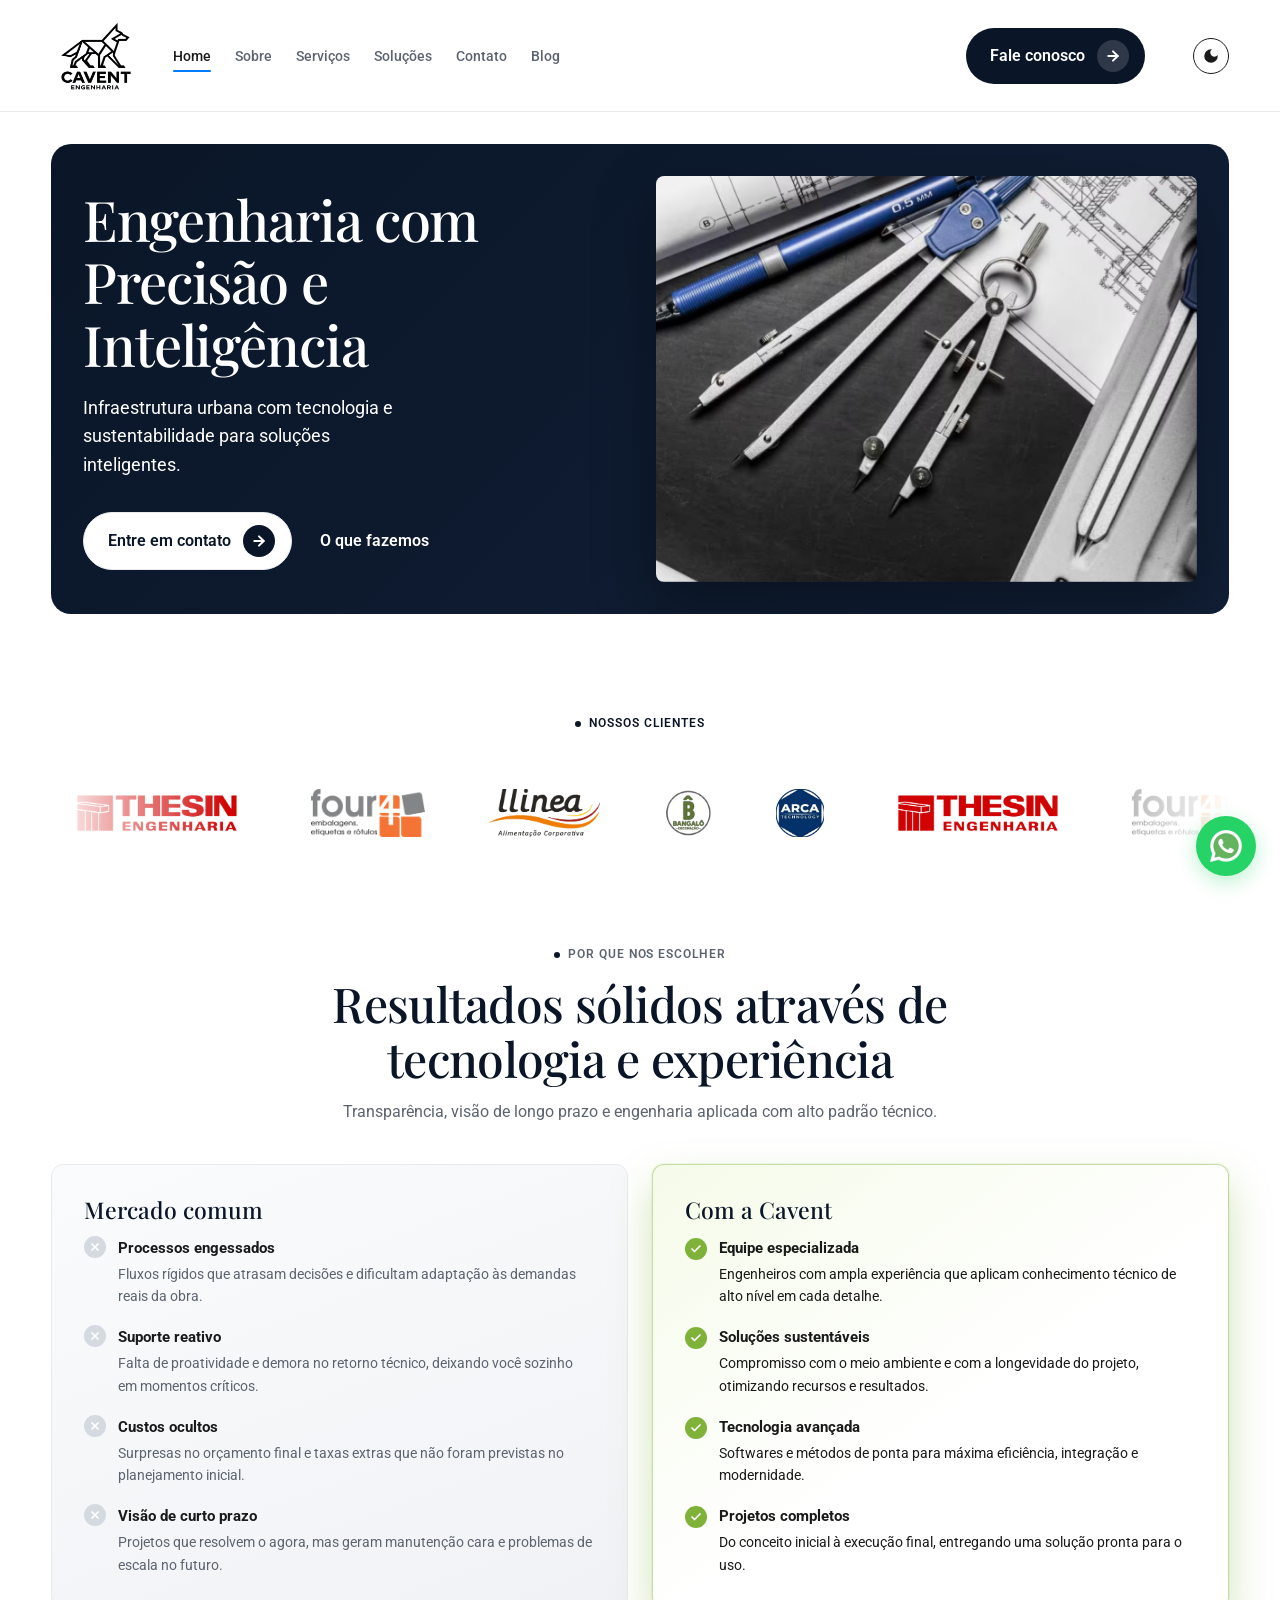
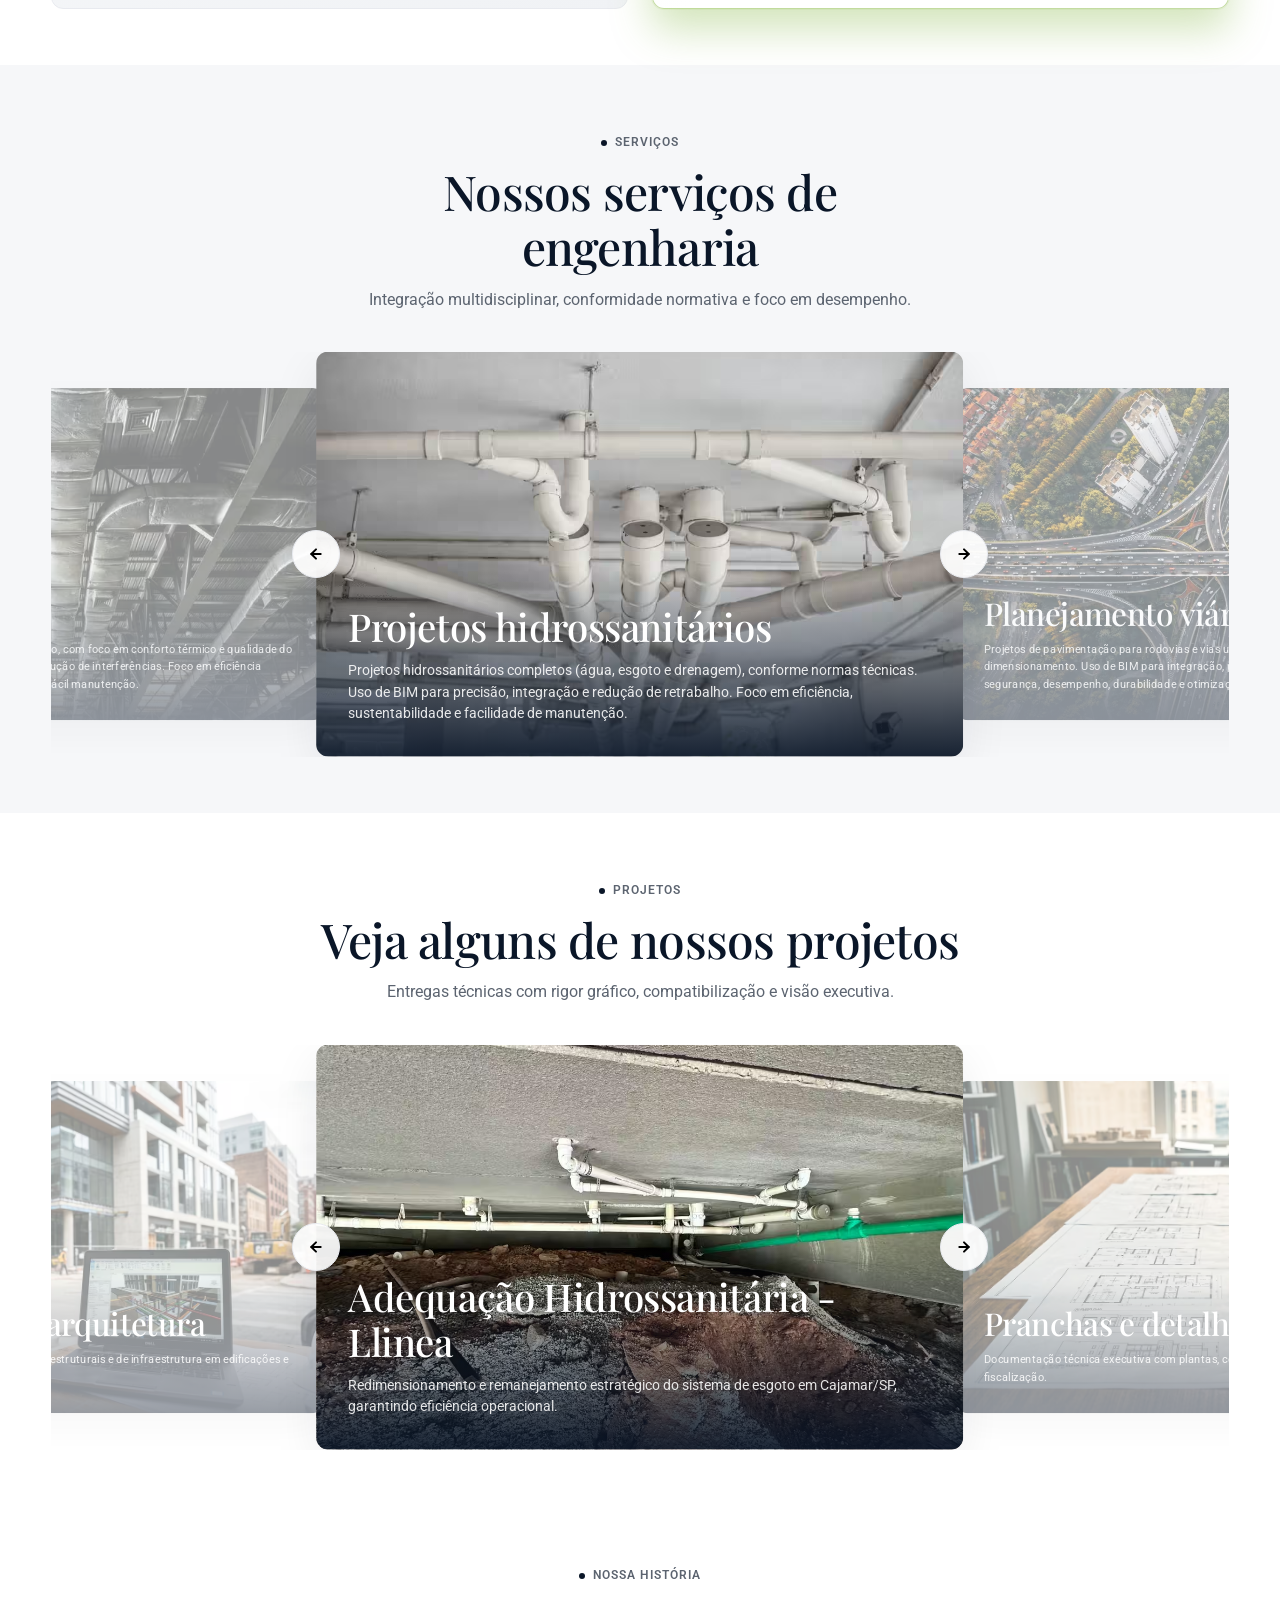
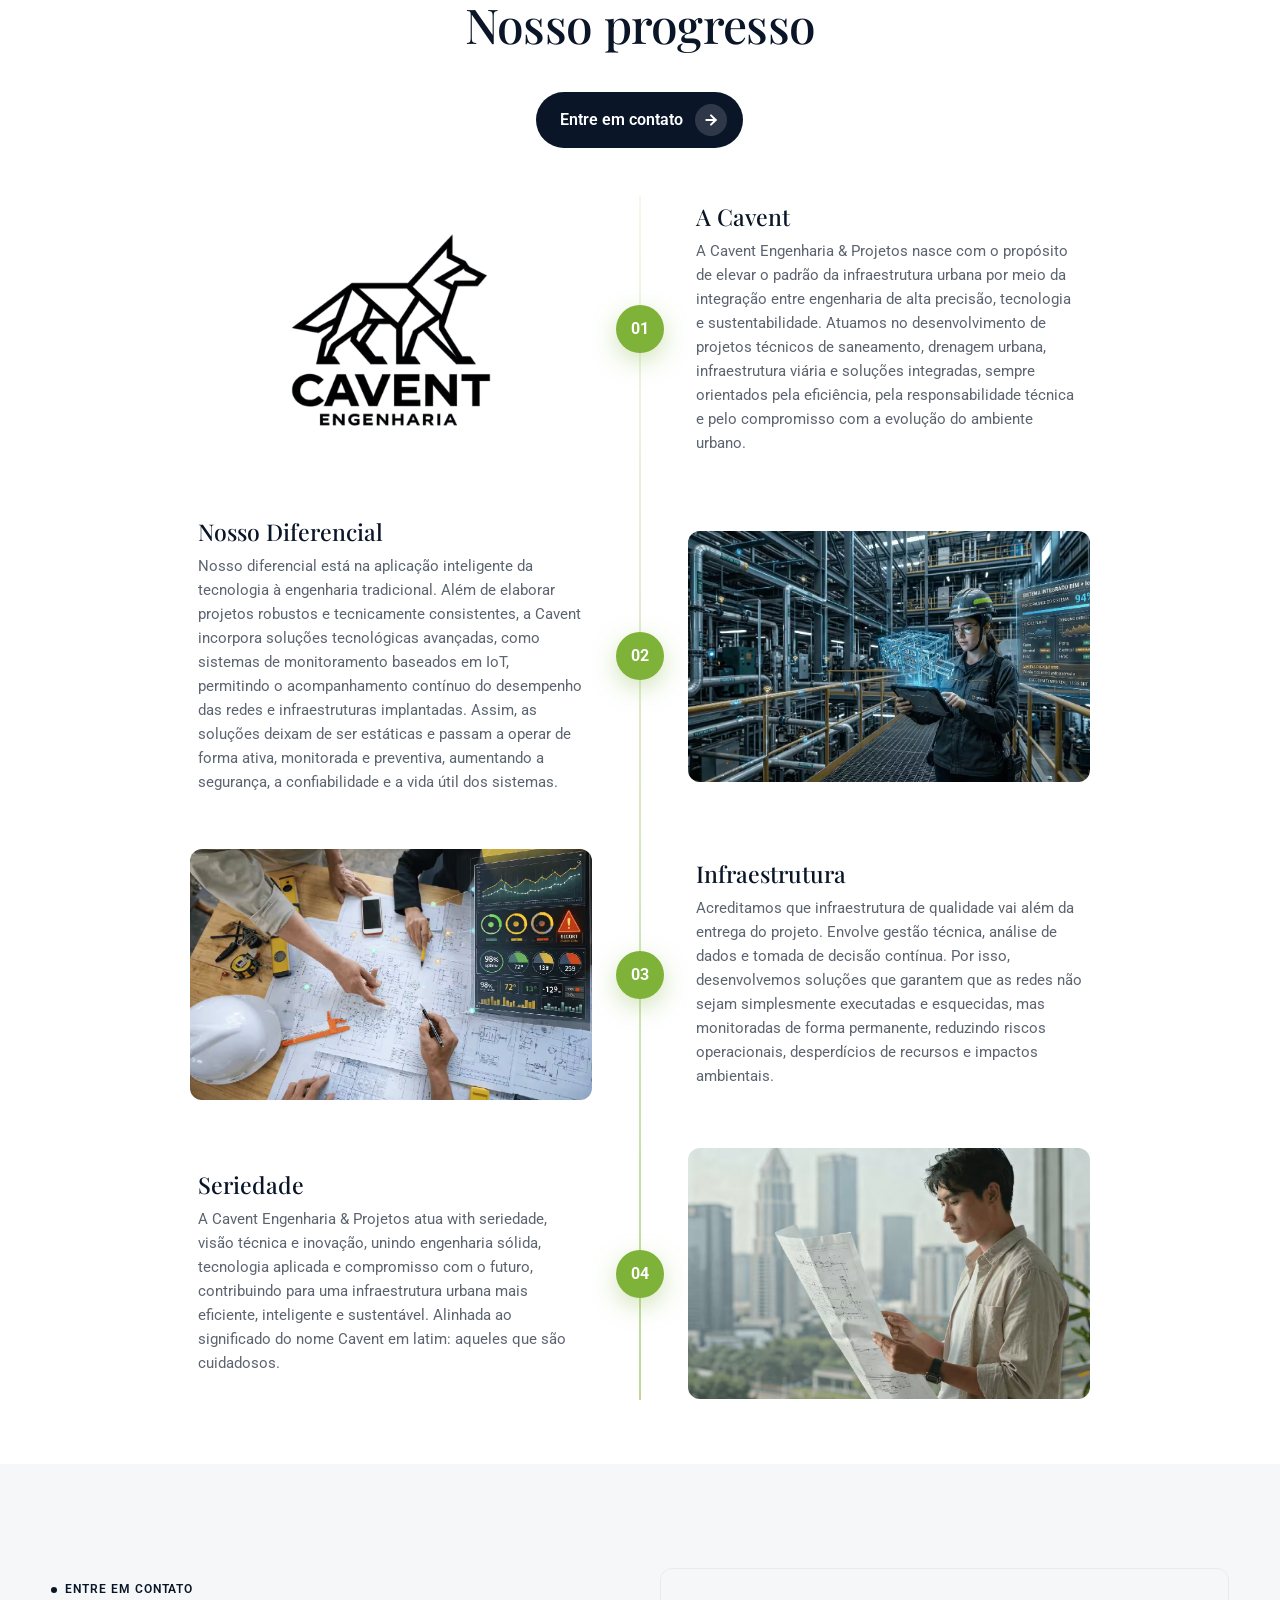
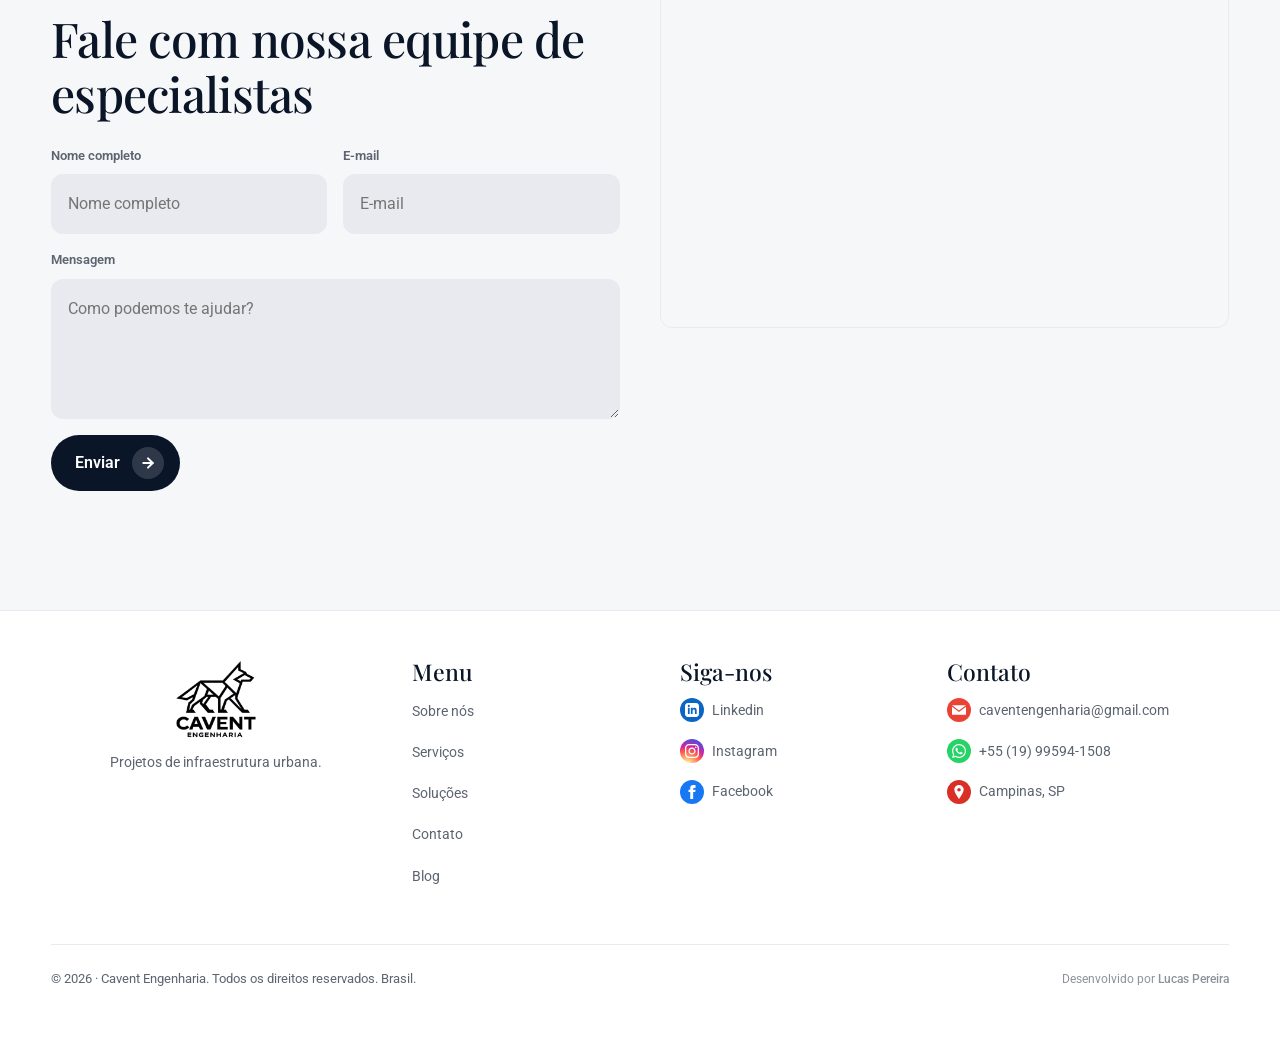
<file: index.html>
<!DOCTYPE html>
<html lang="pt-BR">

<head>
  <meta charset="UTF-8">
  <meta name="viewport" content="width=device-width, initial-scale=1.0">
  <meta name="description" content="Cavent Engenharia — projetos de infraestrutura urbana com precisão, tecnologia BIM e sustentabilidade. Hidrossanitário, viário, drenagem, elétrico e HVAC em Campinas/SP.">
  <meta name="keywords" content="engenharia civil, projetos hidrossanitários, drenagem urbana, infraestrutura viária, BIM, Campinas, São Paulo, projeto elétrico, HVAC, sustentabilidade">
  <meta name="author" content="Cavent Engenharia & Projetos">
  <meta name="robots" content="index, follow">
  <link rel="canonical" href="https://caventengenharia.com.br/index.html">
  <meta property="og:type" content="website">
  <meta property="og:title" content="Cavent Engenharia | Engenharia com Precisão e Inteligência">
  <meta property="og:description" content="Projetos de infraestrutura urbana com tecnologia BIM e sustentabilidade. Hidrossanitário, viário, drenagem, elétrico e HVAC.">
  <meta property="og:image" content="https://caventengenharia.com.br/assets/brand-og.avif">
  <meta property="og:url" content="https://caventengenharia.com.br/">
  <meta property="og:site_name" content="Cavent Engenharia">
  <meta property="og:locale" content="pt_BR">
  <link rel="icon" href="assets/brand-favicon.png" type="image/png" sizes="any">
  <link rel="apple-touch-icon" href="assets/brand-favicon.png">
  <title>Cavent Engenharia | Engenharia com Precisão e Inteligência</title>
  <link rel="preload" as="image" href="assets/hero-main.avif" fetchpriority="high">
  <link rel="preconnect" href="https://fonts.googleapis.com">
  <link rel="preconnect" href="https://fonts.gstatic.com" crossorigin>
  <link
    href="https://fonts.googleapis.com/css2?family=Playfair+Display:wght@500;600&family=Roboto:wght@400;500;700&display=swap"
    rel="stylesheet">
  <link rel="stylesheet" href="css/styles.css">
  <link rel="stylesheet" href="css/animations.css">
  <script>
    if (localStorage.getItem("theme") === "dark" || (!("theme" in localStorage) && window.matchMedia("(prefers-color-scheme: dark)").matches)) {
      document.documentElement.setAttribute("data-theme", "dark");
    }
  </script>
</head>

<body>
  <header class="site-header">
    <div class="container site-header__inner">
      <a class="brand" href="index.html" aria-label="Cavent Engenharia — início">
        <img class="brand__mark" src="assets/brand-logo-vertical.avif" width="40" height="40" alt="Logo Cavent Engenharia" decoding="async">
        <span class="brand__text">
          <span class="brand__name">CAVENT</span>
          <span class="brand__tag">ENGENHARIA</span>
        </span>
      </a>
      <button class="nav-toggle" type="button" data-nav-toggle aria-expanded="false" aria-controls="site-nav"
        aria-label="Abrir menu">
        <span></span>
      </button>
      <nav class="nav" id="site-nav" data-nav>
        <ul class="nav__links">
          <li><a href="index.html" class="is-active">Home</a></li>
          <li><a href="sobre.html">Sobre</a></li>
          <li><a href="servicos.html">Serviços</a></li>
          <li><a href="solucoes.html">Soluções</a></li>
          <li><a href="contato.html">Contato</a></li>
          <li><a href="blog.html">Blog</a></li>
        </ul>
        <a class="btn btn--dark" href="contato.html">
          Fale conosco
          <span class="btn__icon" aria-hidden="true"><svg viewBox="0 0 24 24" fill="none" stroke="currentColor" stroke-width="3" stroke-linecap="round" stroke-linejoin="round"><line x1="5" y1="12" x2="19" y2="12"></line><polyline points="12 5 19 12 12 19"></polyline></svg></span>
        </a>
        <button type="button" class="theme-toggle" aria-label="Alternar tema" data-theme-toggle>
          <svg class="icon-sun" viewBox="0 0 24 24">
            <path
              d="M12 18a6 6 0 1 1 0-12 6 6 0 0 1 0 12zM11 1h2v3h-2V1zm0 19h2v3h-2v-3zM3.515 4.929l1.414-1.414L7.05 5.636 5.636 7.05 3.515 4.93zM16.95 18.364l1.414-1.414 2.121 2.121-1.414 1.414-2.121-2.121zm2.121-14.85l1.414 1.415-2.121 2.121-1.414-1.414 2.121-2.121zM5.636 16.95l1.414 1.414-2.121 2.121-1.414-1.414 2.121-2.121zM23 11v2h-3v-2h3zM4 11v2H1v-2h3z" />
          </svg>
          <svg class="icon-moon" viewBox="0 0 24 24">
            <path
              d="M12 3a9 9 0 1 0 9 9c0-.46-.04-.92-.1-1.36a5.389 5.389 0 0 1-4.4 2.26 5.403 5.403 0 0 1-3.14-9.8c-.44-.06-.9-.1-1.36-.1z" />
          </svg>
        </button>
      </nav>
    </div>
  </header>

  <main>
    <section class="hero" data-hero>
      <div class="container">
        <div class="hero__card">
          <div>
            <h1 class="hero__title">Engenharia com Precisão e Inteligência</h1>
            <p class="text-lg hero__lead">Infraestrutura urbana com tecnologia e sustentabilidade para soluções inteligentes.</p>
            <div class="hero__actions">
              <a class="btn btn--light" href="contato.html">
                Entre em contato
                <span class="btn__icon" aria-hidden="true"><svg viewBox="0 0 24 24" fill="none" stroke="currentColor" stroke-width="3" stroke-linecap="round" stroke-linejoin="round"><line x1="5" y1="12" x2="19" y2="12"></line><polyline points="12 5 19 12 12 19"></polyline></svg></span>
              </a>
              <a class="btn btn--ghost" href="#servicos">O que fazemos</a>
            </div>
          </div>
          <div class="hero__media">
            <img src="assets/hero-main.avif" width="1600" height="1067" fetchpriority="high"
              alt="Pranchas técnicas, compassos e instrumentos de projeto sobre mesa">
          </div>
        </div>
      </div>
    </section>

    <section class="clients" aria-labelledby="clientes-titulo">
      <div class="container">
        <div class="clients__head" data-reveal>
          <p id="clientes-titulo" class="section-label">Nossos clientes</p>
        </div>
        <div class="clients__marquee" data-reveal>
          <div class="marquee-content">
            <img class="client-logo" src="assets/client-thesin.avif" alt="Thesin Engenharia" loading="lazy">
            <img class="client-logo" src="assets/client-four4.avif" alt="four4" loading="lazy">
            <img class="client-logo" src="assets/client-llinea.avif" alt="llinea" loading="lazy">
            <img class="client-logo" src="assets/client-bangalo.avif" alt="BANGALÔ" loading="lazy">
            <img class="client-logo" src="assets/client-arca.avif" alt="ARCA" loading="lazy">
            <img class="client-logo" src="assets/client-thesin.avif" alt="Thesin Engenharia" loading="lazy">
            <img class="client-logo" src="assets/client-four4.avif" alt="four4" loading="lazy">
            <img class="client-logo" src="assets/client-llinea.avif" alt="llinea" loading="lazy">
            <img class="client-logo" src="assets/client-bangalo.avif" alt="BANGALÔ" loading="lazy">
            <img class="client-logo" src="assets/client-arca.avif" alt="ARCA" loading="lazy">
          </div>
        </div>
      </div>
    </section>

    <section class="compare" aria-labelledby="compare-titulo">
      <div class="container">
        <header class="compare__intro" data-reveal>
          <p class="section-label">Por que nos escolher</p>
          <h2 id="compare-titulo">Resultados sólidos através de tecnologia e
            experiência</h2>
          <p>Transparência, visão de longo prazo e engenharia aplicada com alto padrão técnico.</p>
        </header>
        <div class="compare__grid">
          <div class="card-compare card-compare--muted" data-reveal data-reveal-delay="40">
            <h4>Mercado comum</h4>
            <ul class="compare-list">
              <li>
                <span class="icon-x" aria-hidden="true"></span>
                <div>
                  <strong>Processos engessados</strong>
                  <p>Fluxos rígidos que atrasam decisões e dificultam adaptação às demandas reais da obra.</p>
                </div>
              </li>
              <li>
                <span class="icon-x" aria-hidden="true"></span>
                <div>
                  <strong>Suporte reativo</strong>
                  <p>Falta de proatividade e demora no retorno técnico, deixando você sozinho em momentos críticos.</p>
                </div>
              </li>
              <li>
                <span class="icon-x" aria-hidden="true"></span>
                <div>
                  <strong>Custos ocultos</strong>
                  <p>Surpresas no orçamento final e taxas extras que não foram previstas no planejamento inicial.</p>
                </div>
              </li>
              <li>
                <span class="icon-x" aria-hidden="true"></span>
                <div>
                  <strong>Visão de curto prazo</strong>
                  <p>Projetos que resolvem o agora, mas geram manutenção cara e problemas de escala no futuro.</p>
                </div>
              </li>
            </ul>
          </div>
          <div class="card-compare card-compare--accent" data-reveal data-reveal-delay="120">
            <h4>Com a Cavent</h4>
            <ul class="compare-list">
              <li>
                <span class="icon-check icon-check--green" aria-hidden="true"></span>
                <div>
                  <strong>Equipe especializada</strong>
                  <p>Engenheiros com ampla experiência que aplicam conhecimento técnico de alto nível em cada detalhe.
                  </p>
                </div>
              </li>
              <li>
                <span class="icon-check icon-check--green" aria-hidden="true"></span>
                <div>
                  <strong>Soluções sustentáveis</strong>
                  <p>Compromisso com o meio ambiente e com a longevidade do projeto, otimizando recursos e resultados.
                  </p>
                </div>
              </li>
              <li>
                <span class="icon-check icon-check--green" aria-hidden="true"></span>
                <div>
                  <strong>Tecnologia avançada</strong>
                  <p>Softwares e métodos de ponta para máxima eficiência, integração e modernidade.</p>
                </div>
              </li>
              <li>
                <span class="icon-check icon-check--green" aria-hidden="true"></span>
                <div>
                  <strong>Projetos completos</strong>
                  <p>Do conceito inicial à execução final, entregando uma solução pronta para o uso.</p>
                </div>
              </li>
            </ul>
          </div>
        </div>
      </div>
    </section>

    <section class="section-surface" id="servicos" aria-labelledby="servicos-titulo">
      <div class="container">
        <header class="section-intro" data-reveal>
          <p class="section-label">Serviços</p>
          <h2 id="servicos-titulo" class=" heading-lg">Nossos serviços de engenharia</h2>
          <p>Integração multidisciplinar, conformidade normativa e foco em desempenho.</p>
        </header>
        <div class="carousel" data-carousel data-reveal data-reveal-delay="80">
          <button class="carousel__btn carousel__btn--prev" type="button" data-carousel-prev
            aria-label="Slide anterior">
            <svg viewBox="0 0 24 24" fill="none" stroke="currentColor" stroke-linecap="round" stroke-linejoin="round"><line x1="19" y1="12" x2="5" y2="12"></line><polyline points="12 19 5 12 12 5"></polyline></svg>
          </button>
          <div class="carousel__viewport">
            <div class="carousel__track" data-carousel-track>
              <div class="carousel__slide" data-carousel-slide>
                <article class="carousel-card">
                  <img src="assets/service-hidrossanitario.avif" width="1024" height="683"
                    alt="Instalações hidrossanitárias em forro técnico" loading="lazy">
                  <div class="carousel-card__body">
                    <h3>Projetos hidrossanitários</h3>
                    <p>Projetos hidrossanitários completos (água, esgoto e drenagem), conforme normas técnicas. Uso de
                      BIM para precisão, integração e redução de retrabalho. Foco em eficiência, sustentabilidade e
                      facilidade de manutenção.</p>
                  </div>
                </article>
              </div>
              <div class="carousel__slide" data-carousel-slide>
                <article class="carousel-card">
                  <img src="assets/service-viario.avif" width="1024" height="683" alt="Vista aérea de interseção viária" loading="lazy">
                  <div class="carousel-card__body">
                    <h3>Planejamento viário</h3>
                    <p>Projetos de pavimentação para rodovias e vias urbanas, com estudos geométricos e dimensionamento.
                      Uso de BIM para integração, precisão e redução de interferências. Foco em segurança, desempenho,
                      durabilidade e otimização de custos.</p>
                  </div>
                </article>
              </div>
              <div class="carousel__slide" data-carousel-slide>
                <article class="carousel-card">
                  <img src="assets/service-drenagem.avif" width="1024" height="683" alt="Infraestrutura de drenagem urbana" loading="lazy">
                  <div class="carousel-card__body">
                    <h3>Drenagem urbana</h3>
                    <p>Redes urbanas (água, esgoto e drenagem) com dimensionamento normativo e tecnologia BIM. Foco em eficiência e precisão para soluções sustentáveis.</p>
                  </div>
                </article>
              </div>
              <div class="carousel__slide" data-carousel-slide>
                <article class="carousel-card">
                  <img src="assets/service-eletrico.avif" width="1024" height="702" alt="Detalhe de projeto elétrico" loading="lazy">
                  <div class="carousel-card__body">
                    <h3>Projeto elétrico</h3>
                    <p>Projetos de instalações elétricas de baixa tensão, incluindo iluminação, circuitos e proteção.
                      Uso de BIM para integração, precisão e redução de retrabalho. Foco em segurança, eficiência
                      energética, confiabilidade e otimização de custos.</p>
                  </div>
                </article>
              </div>
              <div class="carousel__slide" data-carousel-slide>
                <article class="carousel-card">
                  <img src="assets/service-hvac.avif" width="800" height="450" alt="Sistema de climatização em edificação" loading="lazy">
                  <div class="carousel-card__body">
                    <h3>Projeto de HVAC</h3>
                    <p>Projetos de climatização, ventilação e exaustão, com foco em conforto térmico e qualidade do ar.
                      Uso de BIM para integração, precisão e redução de interferências. Foco em eficiência energética,
                      sustentabilidade, confiabilidade e fácil manutenção.</p>
                  </div>
                </article>
              </div>
            </div>
          </div>
          <button class="carousel__btn carousel__btn--next" type="button" data-carousel-next aria-label="Próximo slide">
            <svg viewBox="0 0 24 24" fill="none" stroke="currentColor" stroke-linecap="round" stroke-linejoin="round"><line x1="5" y1="12" x2="19" y2="12"></line><polyline points="12 5 19 12 12 19"></polyline></svg>
          </button>
        </div>
      </div>
    </section>

    <section class="section-white" id="projetos" aria-labelledby="projetos-titulo">
      <div class="container">
        <header class="section-intro" data-reveal>
          <p class="section-label">Projetos</p>
          <h2 id="projetos-titulo" class=" heading-lg">Veja alguns de nossos projetos</h2>
          <p>Entregas técnicas com rigor gráfico, compatibilização e visão executiva.</p>
        </header>
        <div class="carousel" data-carousel data-reveal data-reveal-delay="80">
          <button class="carousel__btn carousel__btn--prev" type="button" data-carousel-prev
            aria-label="Slide anterior">            <svg viewBox="0 0 24 24" fill="none" stroke="currentColor" stroke-linecap="round" stroke-linejoin="round"><line x1="19" y1="12" x2="5" y2="12"></line><polyline points="12 19 5 12 12 5"></polyline></svg></button>
          <div class="carousel__viewport">
            <div class="carousel__track" data-carousel-track>
              <div class="carousel__slide" data-carousel-slide>
                <article class="carousel-card">
                  <img src="assets/proj-llinea.avif" width="1600" height="693" alt="Adequação Hidrossanitária Llinea" loading="lazy">
                  <div class="carousel-card__body">
                    <h3>Adequação Hidrossanitária - Llinea</h3>
                    <p>Redimensionamento e remanejamento estratégico do sistema de esgoto em Cajamar/SP, garantindo eficiência operacional.</p>
                  </div>
                </article>
              </div>
              <div class="carousel__slide" data-carousel-slide>
                <article class="carousel-card">
                  <img src="assets/documentacao-executiva.avif" width="1600" height="872"
                    alt="Prancha de projeto civil com plantas e cortes" loading="lazy">
                  <div class="carousel-card__body">
                    <h3>Pranchas e detalhamento</h3>
                    <p>Documentação técnica executiva com plantas, cortes e especificações para obra e fiscalização.</p>
                  </div>
                </article>
              </div>
              <div class="carousel__slide" data-carousel-slide>
                <article class="carousel-card">
                  <img src="assets/bim-e-compatibilizacao.avif" width="1536" height="1024"
                    alt="Projeto de arquitetura e infraestrutura" loading="lazy">
                  <div class="carousel-card__body">
                    <h3>Infraestrutura e arquitetura</h3>
                    <p>Projetos coordenados que integram soluções estruturais e de infraestrutura em edificações e
                      urbanização.</p>
                  </div>
                </article>
              </div>
            </div>
          </div>
          <button class="carousel__btn carousel__btn--next" type="button" data-carousel-next
            aria-label="Próximo slide">            <svg viewBox="0 0 24 24" fill="none" stroke="currentColor" stroke-linecap="round" stroke-linejoin="round"><line x1="5" y1="12" x2="19" y2="12"></line><polyline points="12 5 19 12 12 19"></polyline></svg></button>
        </div>
      </div>
    </section>



    <section class="timeline-section" id="historia">
      <div class="container">
        <header class="section-intro" data-reveal>
          <p class="section-label">Nossa história</p>
          <h2 class=" heading-lg">Nosso progresso</h2>
        </header>
        <div class="timeline-cta" data-reveal data-reveal-delay="60">
          <a class="btn btn--dark" href="contato.html">
            Entre em contato
            <span class="btn__icon" aria-hidden="true"><svg viewBox="0 0 24 24" fill="none" stroke="currentColor" stroke-width="3" stroke-linecap="round" stroke-linejoin="round"><line x1="5" y1="12" x2="19" y2="12"></line><polyline points="12 5 19 12 12 19"></polyline></svg></span>
          </a>
        </div>
        <div class="timeline">
          <div class="timeline__row" data-reveal>
            <div class="timeline__media" style="display: flex; justify-content: center; align-items: center;">
              <img src="assets/brand-logo-vertical.avif" alt="CAVENT ENGENHARIA" style="object-fit: contain; max-width: 80%; max-height: 250px;">
            </div>
            <div class="timeline__marker" aria-hidden="true">01</div>
            <div class="timeline__content">
              <h4>A Cavent</h4>
              <p>A Cavent Engenharia &amp; Projetos nasce com o propósito de elevar o padrão da infraestrutura urbana
                por meio da integração entre engenharia de alta precisão, tecnologia e sustentabilidade. Atuamos no
                desenvolvimento de projetos técnicos de saneamento, drenagem urbana, infraestrutura viária e soluções
                integradas, sempre orientados pela eficiência, pela responsabilidade técnica e pelo compromisso com a
                evolução do ambiente urbano.</p>
            </div>
          </div>
          <div class="timeline__row timeline__row--flip" data-reveal>
            <div class="timeline__content">
              <h4>Nosso Diferencial</h4>
              <p>Nosso diferencial está na aplicação inteligente da tecnologia à engenharia tradicional. Além de
                elaborar projetos robustos e tecnicamente consistentes, a Cavent incorpora soluções tecnológicas
                avançadas, como sistemas de monitoramento baseados em IoT, permitindo o acompanhamento contínuo do
                desempenho das redes e infraestruturas implantadas. Assim, as soluções deixam de ser estáticas e passam
                a operar de forma ativa, monitorada e preventiva, aumentando a segurança, a confiabilidade e a vida útil
                dos sistemas.</p>
            </div>
            <div class="timeline__marker" aria-hidden="true">02</div>
            <div class="timeline__media">
              <img src="assets/proj-urbano.avif" alt="Engenheira em ambiente industrial com tablet" loading="lazy">
            </div>
          </div>
          <div class="timeline__row" data-reveal>
            <div class="timeline__media">
              <img src="assets/misc-dashboard.avif" alt="Mãos sobre prancha com tablet e gráficos" loading="lazy">
            </div>
            <div class="timeline__marker" aria-hidden="true">03</div>
            <div class="timeline__content">
              <h4>Infraestrutura</h4>
              <p>Acreditamos que infraestrutura de qualidade vai além da entrega do projeto. Envolve gestão técnica,
                análise de dados e tomada de decisão contínua. Por isso, desenvolvemos soluções que garantem que as
                redes não sejam simplesmente executadas e esquecidas, mas monitoradas de forma permanente, reduzindo
                riscos operacionais, desperdícios de recursos e impactos ambientais.</p>
            </div>
          </div>
          <div class="timeline__row timeline__row--flip" data-reveal>
            <div class="timeline__content">
              <h4>Seriedade</h4>
              <p>A Cavent Engenharia &amp; Projetos atua with seriedade, visão técnica e inovação, unindo engenharia
                sólida, tecnologia aplicada e compromisso com o futuro, contribuindo para uma infraestrutura urbana mais
                eficiente, inteligente e sustentável. Alinhada ao significado do nome Cavent em latim: aqueles que são
                cuidadosos.</p>
            </div>
            <div class="timeline__marker" aria-hidden="true">04</div>
            <div class="timeline__media">
              <img src="assets/misc-engineer.avif" alt="Profissional analisando projeto com cidade ao fundo" loading="lazy">
            </div>
          </div>
        </div>
      </div>
    </section>



    <section class="section-surface" id="contact" aria-labelledby="contact-titulo">
      <div class="container contact-grid">
        <div data-reveal>
          <p class="section-label">Entre em contato</p>
          <h2 id="contact-titulo" class="heading-lg">Fale com nossa equipe de especialistas</h2>
          <form class="contact-form" data-contact-form novalidate>
            <div class="form-grid" style="margin-top:1.5rem">
              <div class="form-field">
                <label for="nome-home">Nome completo</label>
                <input id="nome-home" name="nome" type="text" autocomplete="name" placeholder="Nome completo" required>
              </div>
              <div class="form-field">
                <label for="email-home">E-mail</label>
                <input id="email-home" name="email" type="email" autocomplete="email" placeholder="E-mail" required>
              </div>
              <div class="form-field form-field--full">
                <label for="msg-home">Mensagem</label>
                <textarea id="msg-home" name="mensagem" placeholder="Como podemos te ajudar?" required></textarea>
              </div>
            </div>
            <button class="btn btn--dark" type="submit" style="margin-top:1rem">
              Enviar
              <span class="btn__icon" aria-hidden="true"><svg viewBox="0 0 24 24" fill="none" stroke="currentColor" stroke-width="3" stroke-linecap="round" stroke-linejoin="round"><line x1="5" y1="12" x2="19" y2="12"></line><polyline points="12 5 19 12 12 19"></polyline></svg></span>
            </button>
            <p class="form-status" data-form-status role="status" aria-live="polite"></p>
          </form>
        </div>
        <div class="contact-media" data-reveal data-reveal-delay="100">
          <iframe
            class="map-wrap"
            title="Mapa — Cavent Engenharia"
            loading="lazy"
            referrerpolicy="no-referrer-when-downgrade"
            style="height: 100%; min-height: 360px;"
            src="https://www.google.com/maps?q=R.+Oadir+Beraldo,+521,+Paulínia+-+SP,+13148-246&output=embed">
          </iframe>
        </div>
      </div>
    </section>


  </main>

  <footer class="site-footer">
    <div class="container footer-grid">
      <div class="footer-col">
        <div class="brand" style="margin-bottom:0.75rem">
          <img class="brand__mark" src="assets/brand-logo-vertical.avif" width="36" height="36" alt="Logo Cavent Engenharia" decoding="async">
          <span class="brand__text">
            <span class="brand__name">CAVENT ENGENHARIA</span>
          </span>
        </div>
        <p style="color:var(--color-text-muted);font-size:0.9rem;margin:0">Projetos de infraestrutura urbana.</p>
      </div>
      <div class="footer-col">
        <h4>Menu</h4>
        <ul class="footer-links">
          <li><a href="sobre.html">Sobre nós</a></li>
          <li><a href="servicos.html">Serviços</a></li>
          <li><a href="solucoes.html">Soluções</a></li>
          <li><a href="contato.html">Contato</a></li>
          <li><a href="blog.html">Blog</a></li>
        </ul>
      </div>
      <div class="footer-col">
        <h4>Siga-nos</h4>
        <ul class="footer-links">
          <li><a href="https://www.linkedin.com/company/caventengenharia/posts/?feedView=all" rel="noopener noreferrer" target="_blank"><span
                class="icon-rounded icon-ln"><svg viewBox="0 0 24 24">
                  <path
                    d="M19 0h-14c-2.761 0-5 2.239-5 5v14c0 2.761 2.239 5 5 5h14c2.762 0 5-2.239 5-5v-14c0-2.761-2.238-5-5-5zm-11 19h-3v-11h3v11zm-1.5-12.268c-.966 0-1.75-.79-1.75-1.764s.784-1.764 1.75-1.764 1.75.79 1.75 1.764-.783 1.764-1.75 1.764zm13.5 12.268h-3v-5.604c0-3.368-4-3.113-4 0v5.604h-3v-11h3v1.765c1.396-2.586 7-2.777 7 2.476v6.759z" />
                </svg></span> Linkedin</a></li>
          <li><a href="https://www.instagram.com/caventengenharia?igsh=eWVwMG5saGQwZnNj" rel="noopener noreferrer" target="_blank"><span
                class="icon-rounded icon-ig"><svg viewBox="0 0 24 24">
                  <path
                    d="M12 2.163c3.204 0 3.584.012 4.85.07 3.252.148 4.771 1.691 4.919 4.919.058 1.265.069 1.645.069 4.849 0 3.205-.012 3.584-.069 4.849-.149 3.225-1.664 4.771-4.919 4.919-1.266.058-1.644.07-4.85.07-3.204 0-3.584-.012-4.849-.07-3.26-.149-4.771-1.699-4.919-4.92-.058-1.265-.07-1.644-.07-4.849 0-3.204.013-3.583.07-4.849.149-3.227 1.664-4.771 4.919-4.919 1.266-.057 1.645-.069 4.849-.069zm0-2.163c-3.259 0-3.667.014-4.947.072-4.358.2-6.78 2.618-6.98 6.98-.059 1.281-.073 1.689-.073 4.948 0 3.259.014 3.668.072 4.948.2 4.358 2.618 6.78 6.98 6.98 1.281.058 1.689.072 4.948.072 3.259 0 3.668-.014 4.948-.072 4.354-.2 6.782-2.618 6.979-6.98.059-1.28.073-1.689.073-4.948 0-3.259-.014-3.667-.072-4.947-.196-4.354-2.617-6.78-6.979-6.98-1.281-.059-1.69-.073-4.949-.073zm0 5.838c-3.403 0-6.162 2.759-6.162 6.162s2.759 6.163 6.162 6.163 6.162-2.759 6.162-6.163c0-3.403-2.759-6.162-6.162-6.162zm0 10.162c-2.209 0-4-1.79-4-4 0-2.209 1.791-4 4-4s4 1.791 4 4c0 2.21-1.791 4-4 4zm6.406-11.845c-.796 0-1.441.645-1.441 1.44s.645 1.44 1.441 1.44c.795 0 1.439-.645 1.439-1.44s-.644-1.44-1.439-1.44z" />
                </svg></span> Instagram</a></li>
          <li><a href="https://www.facebook.com" rel="noopener noreferrer" target="_blank"><span
                class="icon-rounded icon-icon-fb"><svg viewBox="0 0 24 24">
                  <path
                    d="M9 8h-3v4h3v12h5v-12h3.642l.358-4h-4v-1.667c0-.955.192-1.333 1.115-1.333h2.885v-5h-3.808c-3.596 0-5.192 1.583-5.192 4.615v3.385z" />
                </svg></span> Facebook</a></li>
        </ul>
      </div>
      <div class="footer-col">
        <h4>Contato</h4>
        <ul class="footer-links">
          <li><a href="mailto:caventengenharia@gmail.com"><span class="icon-rounded icon-email"><svg
                  viewBox="0 0 24 24">
                  <path
                    d="M12 12.713l11.985-8.713h-23.97l11.985 8.713zm0 2.574l-12-8.725v13.438h24v-13.438l-12 8.725z" />
                </svg></span> caventengenharia@gmail.com</a></li>
          <li><a href="https://wa.me/5519995941508?text=Ol%C3%A1,%20vim%20pelo%20site%20e%20gostaria%20de%20saber%20mais%20sobre%20os%20servi%C3%A7os%20da%20Cavent%20Engenharia." target="_blank" rel="noopener noreferrer"><span class="icon-rounded icon-phone"><svg viewBox="0 0 24 24">
                  <path
                    d="M.057 24l1.687-6.163c-1.041-1.804-1.588-3.849-1.587-5.946.003-6.556 5.338-11.891 11.893-11.891 3.181.001 6.167 1.24 8.413 3.488 2.245 2.248 3.481 5.236 3.48 8.414-.003 6.557-5.338 11.892-11.893 11.892-1.99-.001-3.951-.5-5.688-1.448l-6.305 1.654zm6.597-3.807c1.676.995 3.276 1.591 5.392 1.592 5.448 0 9.888-4.434 9.889-9.885.002-5.462-4.415-9.89-9.881-9.892-5.452 0-9.887 4.434-9.889 9.884-.001 2.225.651 3.891 1.746 5.634l-.999 3.648 3.742-.981zm11.387-5.464c-.074-.124-.272-.198-.57-.347-.297-.149-1.758-.868-2.031-.967-.272-.099-.47-.149-.669.149-.198.297-.768.967-.941 1.165-.173.198-.347.223-.644.074-.297-.149-1.255-.462-2.39-1.475-.883-.788-1.48-1.761-1.653-2.059-.173-.297-.018-.458.13-.606.134-.133.297-.347.446-.521.151-.172.2-.296.3-.495.099-.198.05-.372-.025-.521-.075-.148-.669-1.611-.916-2.206-.242-.579-.487-.501-.669-.51l-.57-.01c-.198 0-.52.074-.792.347-.272.297-1.04 1.016-1.04 2.479 0 1.462 1.065 2.876 1.213 3.074.149.198 2.095 3.2 5.076 4.487.709.306 1.263.489 1.694.626.712.226 1.36.194 1.872.118.571-.085 1.758-.719 2.006-1.413.248-.695.248-1.29.173-1.414z" />
                </svg></span> +55 (19) 99594-1508</a></li>
          <li><a href="https://www.google.com/maps/search/?api=1&query=R.+Oadir+Beraldo,+521,+Paulínia+-+SP,+13148-246" target="_blank" rel="noopener noreferrer"><span class="icon-rounded icon-loc"><svg viewBox="0 0 24 24">
                  <path
                    d="M12 0c-4.198 0-8 3.403-8 7.602 0 4.198 3.469 9.21 8 16.398 4.531-7.188 8-12.2 8-16.398 0-4.199-3.801-7.602-8-7.602zm0 11c-1.657 0-3-1.343-3-3s1.343-3 3-3 3 1.343 3 3-1.343 3-3 3z" />
                </svg></span> Campinas, SP</a></li>
        </ul>
      </div>
    </div>
    <div class="container footer-bottom"><span>© 2026 · Cavent Engenharia. Todos os direitos reservados. Brasil.</span><div class="footer-credit">Desenvolvido por <a href="https://www.linkedin.com/in/lucasadmpereira/" target="_blank" rel="noopener noreferrer">Lucas Pereira</a></div></div>
  </footer>

  <a href="https://wa.me/5519995941508?text=Olá,%20vim%20pelo%20site%20e%20gostaria%20de%20saber%20mais%20sobre%20os%20serviços%20da%20Cavent%20Engenharia."
    class="whatsapp-float" target="_blank" rel="noopener noreferrer" aria-label="Fale conosco pelo WhatsApp">
    <img src="assets/brand-mark.webp" alt="Fale conosco pelo WhatsApp — Cavent Engenharia">
  </a>
  <script src="js/main.js" defer></script>
  <script type="application/ld+json">
  {
    "@context": "https://schema.org",
    "@type": "ProfessionalService",
    "name": "Cavent Engenharia & Projetos",
    "description": "Projetos de infraestrutura urbana com precisão, tecnologia BIM e sustentabilidade. Hidrossanitário, viário, drenagem, elétrico e HVAC.",
    "url": "https://caventengenharia.com.br",
    "logo": "https://caventengenharia.com.br/assets/brand-logo-vertical.avif",
    "image": "https://caventengenharia.com.br/assets/brand-og.avif",
    "telephone": "+55-19-99594-1508",
    "email": "caventengenharia@gmail.com",
    "address": {
      "@type": "PostalAddress",
      "streetAddress": "R. Oadir Beraldo, 521",
      "addressLocality": "Paulínia",
      "addressRegion": "SP",
      "postalCode": "13148-246",
      "addressCountry": "BR"
    },
    "geo": {
      "@type": "GeoCoordinates",
      "latitude": "-22.7604",
      "longitude": "-47.1543"
    },
    "areaServed": {
      "@type": "GeoCircle",
      "geoMidpoint": { "@type": "GeoCoordinates", "latitude": "-22.9068", "longitude": "-47.0616" },
      "geoRadius": "200000"
    },
    "sameAs": [
      "https://www.linkedin.com/company/caventengenharia/",
      "https://www.instagram.com/caventengenharia"
    ],
    "priceRange": "$$",
    "openingHoursSpecification": {
      "@type": "OpeningHoursSpecification",
      "dayOfWeek": ["Monday","Tuesday","Wednesday","Thursday","Friday"],
      "opens": "08:00",
      "closes": "18:00"
    }
  }
  </script>
</body>

</html>
</file>
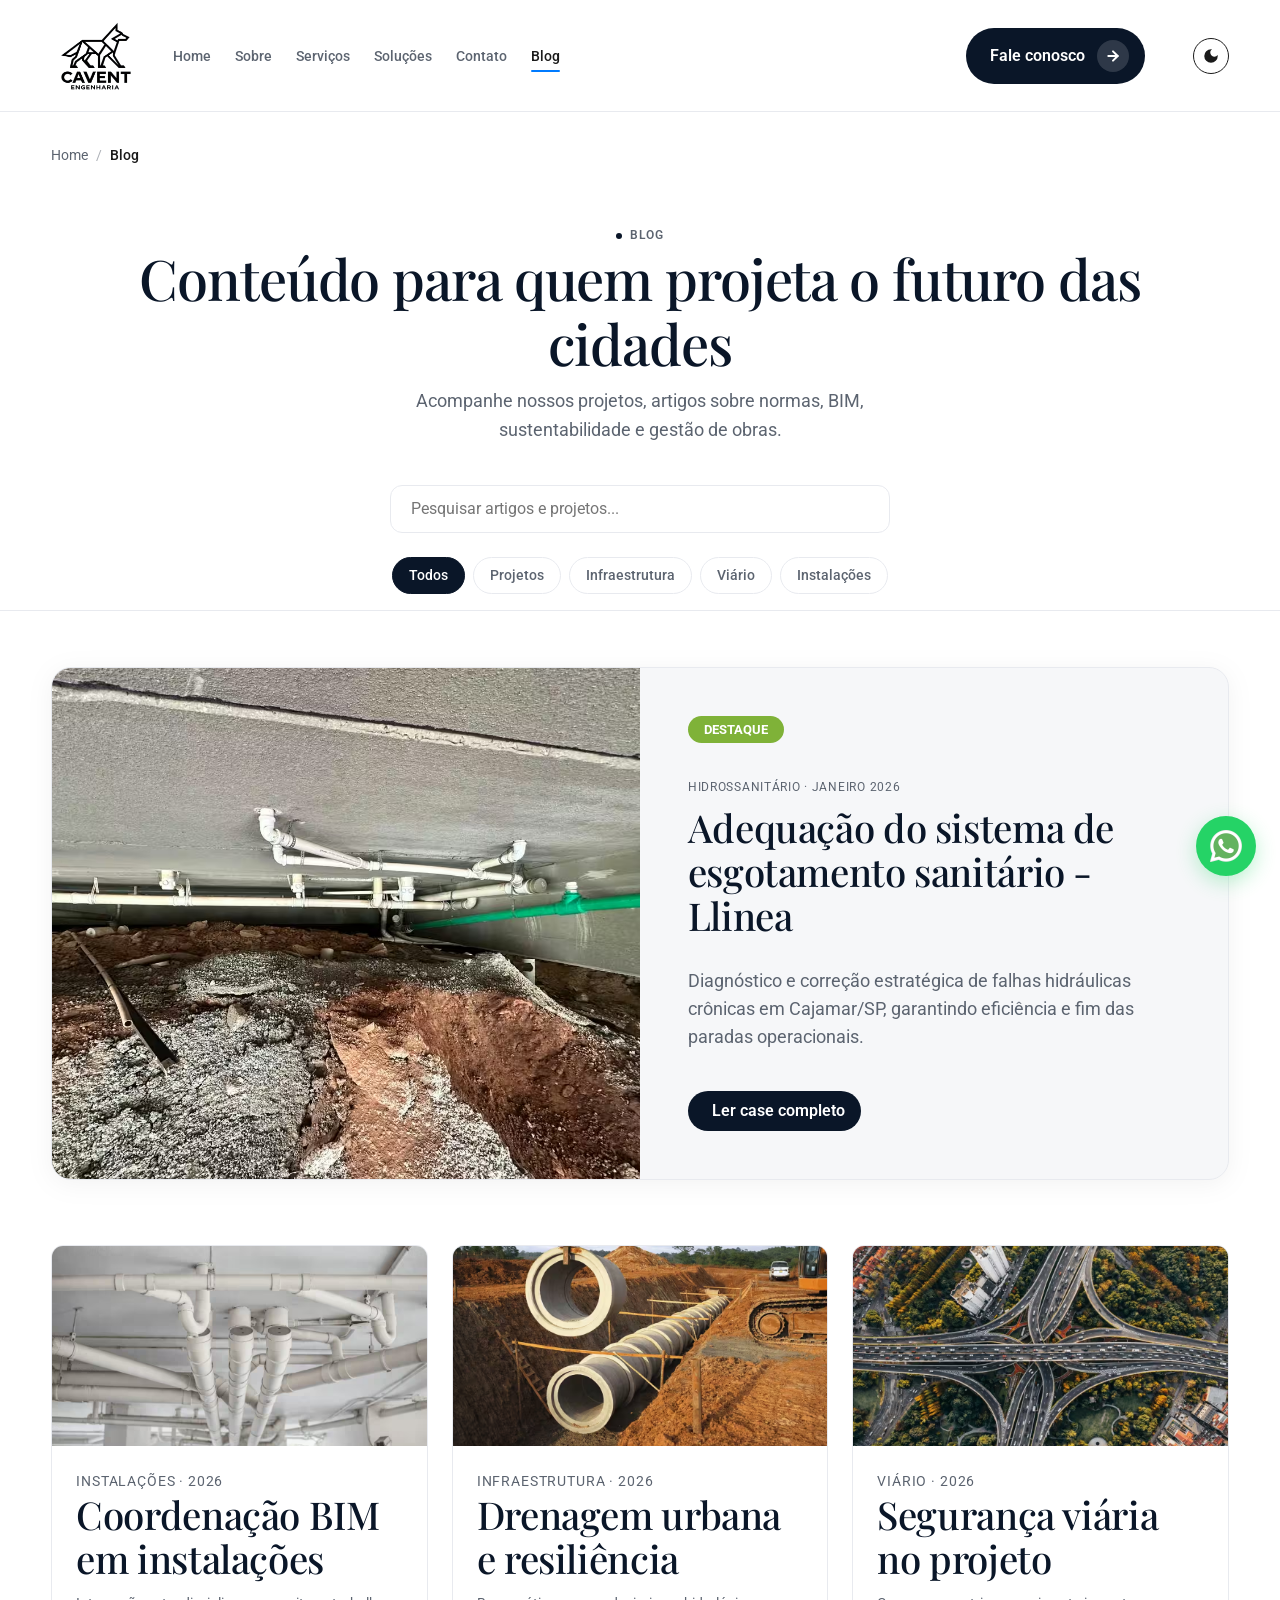
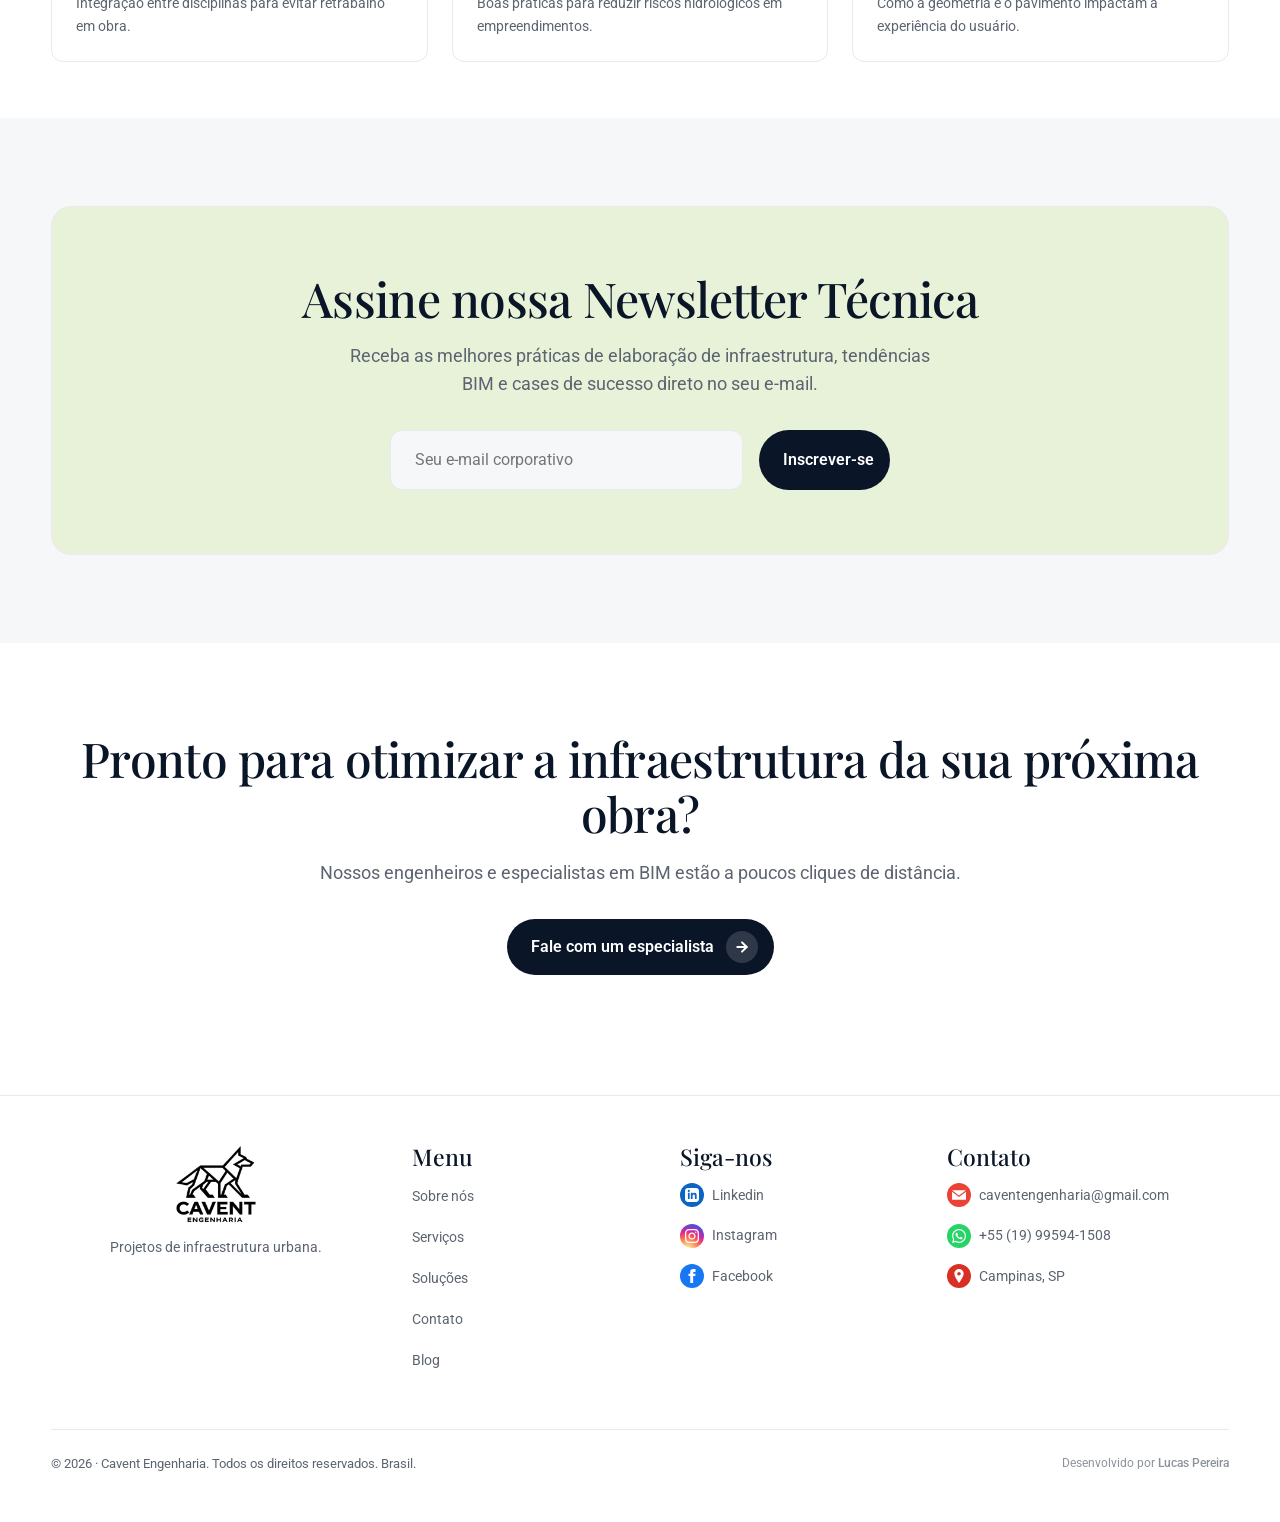
<file: blog.html>
<!DOCTYPE html>
<html lang="pt-BR">

<head>
  <meta charset="UTF-8">
  <meta name="viewport" content="width=device-width, initial-scale=1.0">
  <meta name="description" content="Blog da Cavent Engenharia — artigos técnicos sobre infraestrutura urbana, metodologia BIM, sustentabilidade, drenagem, segurança viária e cases de projetos.">
  <meta name="keywords" content="blog engenharia civil, artigos BIM, infraestrutura urbana, drenagem sustentável, segurança viária, cases de engenharia, Cavent Engenharia">
  <meta name="author" content="Cavent Engenharia & Projetos">
  <meta name="robots" content="index, follow">
  <link rel="canonical" href="https://caventengenharia.com.br/blog.html">
  <meta property="og:type" content="website">
  <meta property="og:title" content="Blog | Cavent Engenharia — Artigos sobre Infraestrutura e BIM">
  <meta property="og:description" content="Conteúdo técnico sobre infraestrutura urbana, BIM, sustentabilidade e cases de projetos de engenharia.">
  <meta property="og:image" content="https://caventengenharia.com.br/assets/brand-og.avif">
  <meta property="og:url" content="https://caventengenharia.com.br/blog.html">
  <meta property="og:site_name" content="Cavent Engenharia">
  <meta property="og:locale" content="pt_BR">
  <link rel="icon" href="assets/brand-favicon.png" type="image/png" sizes="any">
  <link rel="apple-touch-icon" href="assets/brand-favicon.png">
  <title>Blog | Cavent Engenharia — Artigos sobre Infraestrutura e BIM</title>
  <link rel="preconnect" href="https://fonts.googleapis.com">
  <link rel="preconnect" href="https://fonts.gstatic.com" crossorigin>
  <link
    href="https://fonts.googleapis.com/css2?family=Playfair+Display:wght@500;600&family=Roboto:wght@400;500;700&display=swap"
    rel="stylesheet">
  <link rel="stylesheet" href="css/styles.css">
  <link rel="stylesheet" href="css/animations.css">
  <script>
    if (localStorage.getItem("theme") === "dark" || (!("theme" in localStorage) && window.matchMedia("(prefers-color-scheme: dark)").matches)) {
      document.documentElement.setAttribute("data-theme", "dark");
    }
  </script>
</head>

<body>
  <header class="site-header">
    <div class="container site-header__inner">
      <a class="brand" href="index.html">
        <img class="brand__mark" src="assets/brand-logo-vertical.avif" width="40" height="40" alt="Logo Cavent Engenharia" decoding="async">
        <span class="brand__text">
          <span class="brand__name">CAVENT</span>
          <span class="brand__tag">ENGENHARIA</span>
        </span>
      </a>
      <button class="nav-toggle" type="button" data-nav-toggle aria-expanded="false" aria-controls="site-nav"
        aria-label="Abrir menu"><span></span></button>
      <nav class="nav" id="site-nav" data-nav>
        <ul class="nav__links">
          <li><a href="index.html">Home</a></li>
          <li><a href="sobre.html">Sobre</a></li>
          <li><a href="servicos.html">Serviços</a></li>
          <li><a href="solucoes.html">Soluções</a></li>
          <li><a href="contato.html">Contato</a></li>
          <li><a href="blog.html" class="is-active">Blog</a></li>
        </ul>
        <a class="btn btn--dark" href="contato.html">
          Fale conosco
          <span class="btn__icon" aria-hidden="true"><svg viewBox="0 0 24 24" fill="none" stroke="currentColor" stroke-width="3" stroke-linecap="round" stroke-linejoin="round"><line x1="5" y1="12" x2="19" y2="12"></line><polyline points="12 5 19 12 12 19"></polyline></svg></span>
        </a>
        <button type="button" class="theme-toggle" aria-label="Alternar tema" data-theme-toggle>
          <svg class="icon-sun" viewBox="0 0 24 24"><path d="M12 18a6 6 0 1 1 0-12 6 6 0 0 1 0 12zM11 1h2v3h-2V1zm0 19h2v3h-2v-3zM3.515 4.929l1.414-1.414L7.05 5.636 5.636 7.05 3.515 4.93zM16.95 18.364l1.414-1.414 2.121 2.121-1.414 1.414-2.121-2.121zm2.121-14.85l1.414 1.415-2.121 2.121-1.414-1.414 2.121-2.121zM5.636 16.95l1.414 1.414-2.121 2.121-1.414-1.414 2.121-2.121zM23 11v2h-3v-2h3zM4 11v2H1v-2h3z"/></svg>
          <svg class="icon-moon" viewBox="0 0 24 24"><path d="M12 3a9 9 0 1 0 9 9c0-.46-.04-.92-.1-1.36a5.389 5.389 0 0 1-4.4 2.26 5.403 5.403 0 0 1-3.14-9.8c-.44-.06-.9-.1-1.36-.1z"/></svg>
        </button>
      </nav>
    </div>
  </header>

  <main>
    <nav class="breadcrumbs" aria-label="Breadcrumb">
      <div class="container">
        <ul>
          <li><a href="index.html">Home</a></li>
          <li>Blog</li>
        </ul>
      </div>
    </nav>
    <header class="page-hero" data-reveal>
      <div class="container">
        <p class="section-label">Blog</p>
        <h1>Conteúdo para quem projeta o futuro das cidades</h1>
        <p class="text-lg">Acompanhe nossos projetos, artigos sobre normas, BIM, sustentabilidade e gestão de obras.</p>
        
        <div class="blog-hub-controls">
          <div class="blog-search">
            <input type="search" id="searchInput" class="search-input" placeholder="Pesquisar artigos e projetos...">
          </div>
          <div class="blog-filters" id="blogFilters">
            <button class="filter-btn is-active" data-filter="all">Todos</button>
            <button class="filter-btn" data-filter="projetos">Projetos</button>
            <button class="filter-btn" data-filter="infraestrutura">Infraestrutura</button>
            <button class="filter-btn" data-filter="viario">Viário</button>
            <button class="filter-btn" data-filter="instalacoes">Instalações</button>
          </div>
        </div>
      </div>
    </header>

    <section class="section-white" aria-label="Lista de artigos">
      
      <div class="container" style="margin-bottom: 4rem;" data-reveal>
        <article data-category="infraestrutura" style="display: flex; flex-wrap: wrap; background: var(--color-surface); border-radius: var(--radius-lg); overflow: hidden; align-items: stretch; border: 1px solid var(--color-border); filter: drop-shadow(0 4px 12px rgba(0,0,0,0.05));">
          <div style="flex: 1 1 50%; min-width: 300px;">
            <a href="blog/adequacao-hidrossanitaria-llinea.html" style="display: block; height: 100%;">
              <img src="assets/proj-llinea.avif" width="800" height="450" alt="Adequação Hidrossanitária Llinea" style="height: 100%; width: 100%; min-height: 350px; object-fit: cover;">
            </a>
          </div>
          <div style="flex: 1 1 50%; padding: 3rem; min-width: 300px; display: flex; flex-direction: column; justify-content: center;">
            <div style="margin-bottom: 1.5rem;">
              <span style="background: var(--color-accent); color: #fff; padding: 0.4rem 1rem; border-radius: 20px; font-size: 0.8rem; font-weight: 700; text-transform: uppercase;">Destaque</span>
            </div>
            <p class="blog-card__meta" style="margin-bottom: 0.5rem;">Hidrossanitário · Janeiro 2026</p>
            <h3>
              <a href="blog/adequacao-hidrossanitaria-llinea.html" style="color: inherit; text-decoration: none;">Adequação do sistema de esgotamento sanitário - Llinea</a>
            </h3>
            <p style="color: var(--color-text-muted); font-size: 1.1rem; line-height: 1.6; margin-bottom: 2.5rem;">Diagnóstico e correção estratégica de falhas hidráulicas crônicas em Cajamar/SP, garantindo eficiência e fim das paradas operacionais.</p>
            <div>
              <a href="blog/adequacao-hidrossanitaria-llinea.html" class="btn btn--dark" style="margin: 0;">Ler case completo</a>
            </div>
          </div>
        </article>
      </div>

      <div class="container blog-grid" id="blogGrid">
        
        <article class="blog-card" data-category="instalacoes">
          <a href="blog/coordenacao-bim-instalacoes.html" style="display: block;">
            <img src="assets/service-hidrossanitario.avif" width="640" height="200" alt="Coordenação BIM" style="height:200px;object-fit:cover;width:100%">
            <div class="blog-card__body">
              <p class="blog-card__meta">Instalações · 2026</p>
              <h3>Coordenação BIM em instalações</h3>
              <p>Integração entre disciplinas para evitar retrabalho em obra.</p>
            </div>
          </a>
        </article>

        <article class="blog-card" data-category="infraestrutura">
          <a href="blog/drenagem-urbana-resiliencia.html" style="display: block;">
            <img src="assets/service-drenagem.avif" width="640" height="200" alt="Sistema de drenagem urbana para redução de riscos hidrológicos" style="height:200px;object-fit:cover;width:100%">
            <div class="blog-card__body">
              <p class="blog-card__meta">Infraestrutura · 2026</p>
              <h3>Drenagem urbana e resiliência</h3>
              <p>Boas práticas para reduzir riscos hidrológicos em empreendimentos.</p>
            </div>
          </a>
        </article>

        <article class="blog-card" data-category="viario">
          <a href="blog/seguranca-viaria-projeto.html" style="display: block;">
            <img src="assets/service-viario.avif" width="640" height="200" alt="Projeto viário com geometria e pavimentação para segurança do usuário" style="height:200px;object-fit:cover;width:100%">
            <div class="blog-card__body">
              <p class="blog-card__meta">Viário · 2026</p>
              <h3>Segurança viária no projeto</h3>
              <p>Como a geometria e o pavimento impactam a experiência do usuário.</p>
            </div>
          </a>
        </article>


      </div>
      
      <div id="noResults" style="display: none; text-align: center; padding: 2rem; color: var(--color-text-muted);">
        <p>Nenhum artigo encontrado para sua pesquisa.</p>
      </div>
    </section>

    <section class="section-surface" aria-label="Newsletter" data-reveal>
      <div class="container" style="background: var(--color-accent-soft); padding: 4rem 2rem; border-radius: var(--radius-lg); text-align: center; border: 1px solid var(--color-border); margin: 2rem auto;">
        <h2 class=" heading-lg" style="margin-bottom: 1rem;">Assine nossa Newsletter Técnica</h2>
        <p style="font-size: 1.1rem; color: var(--color-text-muted); max-width: 600px; margin: 0 auto 2rem;">Receba as melhores práticas de elaboração de infraestrutura, tendências BIM e cases de sucesso direto no seu e-mail.</p>
        <form style="display: flex; gap: 1rem; max-width: 500px; margin: 0 auto; flex-wrap: wrap; justify-content: center;">
          <input type="email" placeholder="Seu e-mail corporativo" required style="flex: 1; min-width: 250px; padding: 1rem 1.5rem; border-radius: var(--radius-md); border: 1px solid var(--color-border); background: var(--color-surface); color: var(--color-text); font: inherit; outline: none; transition: border-color 0.2s;">
          <button type="submit" class="btn btn--dark" style="margin: 0;">Inscrever-se</button>
        </form>
      </div>
    </section>

    <section class="section-white" aria-label="Solicitar Orçamento" data-reveal>
      <div class="container" style="text-align:center; padding: 2rem 0 4rem;">
        <h2 class=" heading-lg" style="margin-bottom: 0.5rem;">Pronto para otimizar a infraestrutura da sua próxima obra?</h2>
        <p style="font-size: 1.1rem; color: var(--color-text-muted); margin-bottom: 2rem;">Nossos engenheiros e especialistas em BIM estão a poucos cliques de distância.</p>
        <a class="btn btn--dark" href="contato.html">
          Fale com um especialista
          <span class="btn__icon" aria-hidden="true"><svg viewBox="0 0 24 24" fill="none" stroke="currentColor" stroke-width="3" stroke-linecap="round" stroke-linejoin="round"><line x1="5" y1="12" x2="19" y2="12"></line><polyline points="12 5 19 12 12 19"></polyline></svg></span>
        </a>
      </div>
    </section>
  </main>

  <footer class="site-footer">
    <div class="container footer-grid">
      <div class="footer-col">
        <div class="brand" style="margin-bottom:0.75rem">
          <img class="brand__mark" src="assets/brand-logo-vertical.avif" width="36" height="36" alt="Logo Cavent Engenharia" decoding="async">
          <span class="brand__text"><span class="brand__name">CAVENT ENGENHARIA</span></span>
        </div>
        <p style="color:var(--color-text-muted);font-size:0.9rem;margin:0">Projetos de infraestrutura urbana.</p>
      </div>
      <div class="footer-col">
        <h4>Menu</h4>
        <ul class="footer-links">
          <li><a href="sobre.html">Sobre nós</a></li>
          <li><a href="servicos.html">Serviços</a></li>
          <li><a href="solucoes.html">Soluções</a></li>
          <li><a href="contato.html">Contato</a></li>
          <li><a href="blog.html">Blog</a></li>
        </ul>
      </div>
      <div class="footer-col">
        <h4>Siga-nos</h4>
        <ul class="footer-links">
          <li><a href="https://www.linkedin.com/company/caventengenharia/posts/?feedView=all" rel="noopener noreferrer" target="_blank"><span class="icon-rounded icon-ln"><svg viewBox="0 0 24 24"><path d="M19 0h-14c-2.761 0-5 2.239-5 5v14c0 2.761 2.239 5 5 5h14c2.762 0 5-2.239 5-5v-14c0-2.761-2.238-5-5-5zm-11 19h-3v-11h3v11zm-1.5-12.268c-.966 0-1.75-.79-1.75-1.764s.784-1.764 1.75-1.764 1.75.79 1.75 1.764-.783 1.764-1.75 1.764zm13.5 12.268h-3v-5.604c0-3.368-4-3.113-4 0v5.604h-3v-11h3v1.765c1.396-2.586 7-2.777 7 2.476v6.759z"/></svg></span> Linkedin</a></li>
          <li><a href="https://www.instagram.com/caventengenharia?igsh=eWVwMG5saGQwZnNj" rel="noopener noreferrer" target="_blank"><span class="icon-rounded icon-ig"><svg viewBox="0 0 24 24"><path d="M12 2.163c3.204 0 3.584.012 4.85.07 3.252.148 4.771 1.691 4.919 4.919.058 1.265.069 1.645.069 4.849 0 3.205-.012 3.584-.069 4.849-.149 3.225-1.664 4.771-4.919 4.919-1.266.058-1.644.07-4.85.07-3.204 0-3.584-.012-4.849-.07-3.26-.149-4.771-1.699-4.919-4.92-.058-1.265-.07-1.644-.07-4.849 0-3.204.013-3.583.07-4.849.149-3.227 1.664-4.771 4.919-4.919 1.266-.057 1.645-.069 4.849-.069zm0-2.163c-3.259 0-3.667.014-4.947.072-4.358.2-6.78 2.618-6.98 6.98-.059 1.281-.073 1.689-.073 4.948 0 3.259.014 3.668.072 4.948.2 4.358 2.618 6.78 6.98 6.98 1.281.058 1.689.072 4.948.072 3.259 0 3.668-.014 4.948-.072 4.354-.2 6.782-2.618 6.979-6.98.059-1.28.073-1.689.073-4.948 0-3.259-.014-3.667-.072-4.947-.196-4.354-2.617-6.78-6.979-6.98-1.281-.059-1.69-.073-4.949-.073zm0 5.838c-3.403 0-6.162 2.759-6.162 6.162s2.759 6.163 6.162 6.163 6.162-2.759 6.162-6.163c0-3.403-2.759-6.162-6.162-6.162zm0 10.162c-2.209 0-4-1.79-4-4 0-2.209 1.791-4 4-4s4 1.791 4 4c0 2.21-1.791 4-4 4zm6.406-11.845c-.796 0-1.441.645-1.441 1.44s.645 1.44 1.441 1.44c.795 0 1.439-.645 1.439-1.44s-.644-1.44-1.439-1.44z"/></svg></span> Instagram</a></li>
          <li><a href="https://www.facebook.com" rel="noopener noreferrer" target="_blank"><span class="icon-rounded icon-icon-fb"><svg viewBox="0 0 24 24"><path d="M9 8h-3v4h3v12h5v-12h3.642l.358-4h-4v-1.667c0-.955.192-1.333 1.115-1.333h2.885v-5h-3.808c-3.596 0-5.192 1.583-5.192 4.615v3.385z"/></svg></span> Facebook</a></li>
        </ul>
      </div>
      <div class="footer-col">
        <h4>Contato</h4>
        <ul class="footer-links">
          <li><a href="mailto:caventengenharia@gmail.com"><span class="icon-rounded icon-email"><svg viewBox="0 0 24 24"><path d="M12 12.713l11.985-8.713h-23.97l11.985 8.713zm0 2.574l-12-8.725v13.438h24v-13.438l-12 8.725z"/></svg></span> caventengenharia@gmail.com</a></li>
          <li><a href="https://wa.me/5519995941508?text=Ol%C3%A1,%20vim%20pelo%20site%20e%20gostaria%20de%20saber%20mais%20sobre%20os%20servi%C3%A7os%20da%20Cavent%20Engenharia." target="_blank" rel="noopener noreferrer"><span class="icon-rounded icon-phone"><svg viewBox="0 0 24 24"><path d="M.057 24l1.687-6.163c-1.041-1.804-1.588-3.849-1.587-5.946.003-6.556 5.338-11.891 11.893-11.891 3.181.001 6.167 1.24 8.413 3.488 2.245 2.248 3.481 5.236 3.48 8.414-.003 6.557-5.338 11.892-11.893 11.892-1.99-.001-3.951-.5-5.688-1.448l-6.305 1.654zm6.597-3.807c1.676.995 3.276 1.591 5.392 1.592 5.448 0 9.888-4.434 9.889-9.885.002-5.462-4.415-9.89-9.881-9.892-5.452 0-9.887 4.434-9.889 9.884-.001 2.225.651 3.891 1.746 5.634l-.999 3.648 3.742-.981zm11.387-5.464c-.074-.124-.272-.198-.57-.347-.297-.149-1.758-.868-2.031-.967-.272-.099-.47-.149-.669.149-.198.297-.768.967-.941 1.165-.173.198-.347.223-.644.074-.297-.149-1.255-.462-2.39-1.475-.883-.788-1.48-1.761-1.653-2.059-.173-.297-.018-.458.13-.606.134-.133.297-.347.446-.521.151-.172.2-.296.3-.495.099-.198.05-.372-.025-.521-.075-.148-.669-1.611-.916-2.206-.242-.579-.487-.501-.669-.51l-.57-.01c-.198 0-.52.074-.792.347-.272.297-1.04 1.016-1.04 2.479 0 1.462 1.065 2.876 1.213 3.074.149.198 2.095 3.2 5.076 4.487.709.306 1.263.489 1.694.626.712.226 1.36.194 1.872.118.571-.085 1.758-.719 2.006-1.413.248-.695.248-1.29.173-1.414z"/></svg></span> +55 (19) 99594-1508</a></li>
          <li><a href="https://www.google.com/maps/search/?api=1&query=R.+Oadir+Beraldo,+521,+Paul%C3%ADnia+-+SP,+13148-246" target="_blank" rel="noopener noreferrer"><span class="icon-rounded icon-loc"><svg viewBox="0 0 24 24"><path d="M12 0c-4.198 0-8 3.403-8 7.602 0 4.198 3.469 9.21 8 16.398 4.531-7.188 8-12.2 8-16.398 0-4.199-3.801-7.602-8-7.602zm0 11c-1.657 0-3-1.343-3-3s1.343-3 3-3 3 1.343 3 3-1.343 3-3 3z"/></svg></span> Campinas, SP</a></li>
        </ul>
      </div>
    </div>
    <div class="container footer-bottom"><span>© 2026 · Cavent Engenharia. Todos os direitos reservados. Brasil.</span><div class="footer-credit">Desenvolvido por <a href="https://www.linkedin.com/in/lucasadmpereira/" target="_blank" rel="noopener noreferrer">Lucas Pereira</a></div></div>
  </footer>
  <a href="https://wa.me/5519995941508?text=Olá,%20vim%20pelo%20site%20e%20gostaria%20de%20saber%20mais%20sobre%20os%20serviços%20da%20Cavent%20Engenharia." class="whatsapp-float" target="_blank" rel="noopener noreferrer" aria-label="Fale conosco pelo WhatsApp">
    <img src="assets/brand-mark.webp" alt="Fale conosco pelo WhatsApp — Cavent Engenharia">
  </a>
  <script src="js/main.js" defer></script>
</body>

</html>
</file>
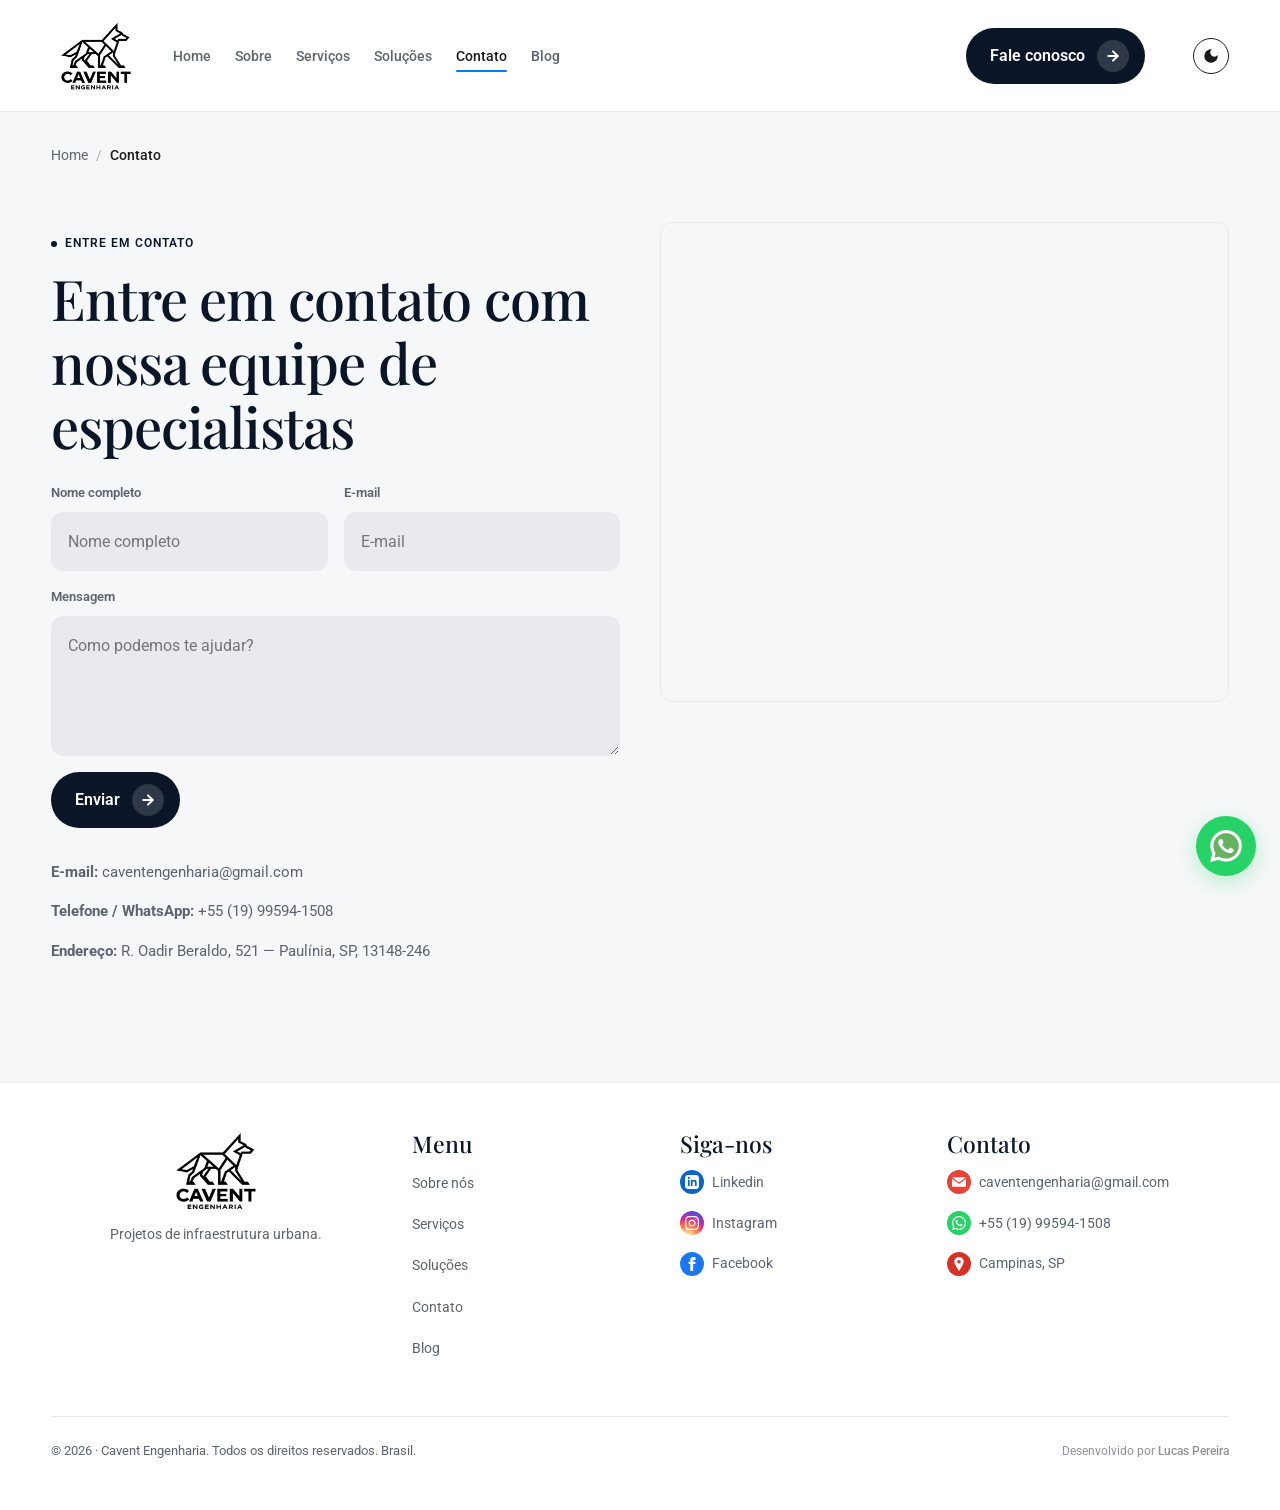
<file: contato.html>
<!DOCTYPE html>
<html lang="pt-BR">

<head>
  <meta charset="UTF-8">
  <meta name="viewport" content="width=device-width, initial-scale=1.0">
  <meta name="description" content="Entre em contato com a Cavent Engenharia: formulário, telefone (19) 99594-1508, e-mail e endereço em Paulínia/SP. Orçamento gratuito para projetos de engenharia.">
  <meta name="keywords" content="contato Cavent Engenharia, orçamento engenharia, projetos infraestrutura Campinas, telefone engenharia Paulínia">
  <meta name="author" content="Cavent Engenharia & Projetos">
  <meta name="robots" content="index, follow">
  <link rel="canonical" href="https://caventengenharia.com.br/contato.html">
  <meta property="og:type" content="website">
  <meta property="og:title" content="Contato | Cavent Engenharia — Fale com Nossos Especialistas">
  <meta property="og:description" content="Entre em contato com a Cavent Engenharia para orçamentos e consultorias em projetos de infraestrutura urbana.">
  <meta property="og:image" content="https://caventengenharia.com.br/assets/brand-og.avif">
  <meta property="og:url" content="https://caventengenharia.com.br/contato.html">
  <meta property="og:site_name" content="Cavent Engenharia">
  <meta property="og:locale" content="pt_BR">
  <link rel="icon" href="assets/brand-favicon.png" type="image/png" sizes="any">
  <link rel="apple-touch-icon" href="assets/brand-favicon.png">
  <title>Contato | Cavent Engenharia — Fale com Nossos Especialistas</title>
  <link rel="preconnect" href="https://fonts.googleapis.com">
  <link rel="preconnect" href="https://fonts.gstatic.com" crossorigin>
  <link
    href="https://fonts.googleapis.com/css2?family=Playfair+Display:wght@500;600&family=Roboto:wght@400;500;700&display=swap"
    rel="stylesheet">
  <link rel="stylesheet" href="css/styles.css">
  <link rel="stylesheet" href="css/animations.css">
  <script>
    if (localStorage.getItem("theme") === "dark" || (!("theme" in localStorage) && window.matchMedia("(prefers-color-scheme: dark)").matches)) {
      document.documentElement.setAttribute("data-theme", "dark");
    }
  </script>
</head>

<body>
  <header class="site-header">
    <div class="container site-header__inner">
      <a class="brand" href="index.html">
        <img class="brand__mark" src="assets/brand-logo-vertical.avif" width="40" height="40" alt="Logo Cavent Engenharia" decoding="async">
        <span class="brand__text">
          <span class="brand__name">CAVENT</span>
          <span class="brand__tag">ENGENHARIA</span>
        </span>
      </a>
      <button class="nav-toggle" type="button" data-nav-toggle aria-expanded="false" aria-controls="site-nav"
        aria-label="Abrir menu"><span></span></button>
      <nav class="nav" id="site-nav" data-nav>
        <ul class="nav__links">
          <li><a href="index.html">Home</a></li>
          <li><a href="sobre.html">Sobre</a></li>
          <li><a href="servicos.html">Serviços</a></li>
          <li><a href="solucoes.html">Soluções</a></li>
          <li><a href="contato.html" class="is-active">Contato</a></li>
          <li><a href="blog.html">Blog</a></li>
        </ul>
        <a class="btn btn--dark" href="contato.html">
          Fale conosco
          <span class="btn__icon" aria-hidden="true"><svg viewBox="0 0 24 24" fill="none" stroke="currentColor" stroke-width="3" stroke-linecap="round" stroke-linejoin="round"><line x1="5" y1="12" x2="19" y2="12"></line><polyline points="12 5 19 12 12 19"></polyline></svg></span>
        </a>
        <button type="button" class="theme-toggle" aria-label="Alternar tema" data-theme-toggle>
          <svg class="icon-sun" viewBox="0 0 24 24"><path d="M12 18a6 6 0 1 1 0-12 6 6 0 0 1 0 12zM11 1h2v3h-2V1zm0 19h2v3h-2v-3zM3.515 4.929l1.414-1.414L7.05 5.636 5.636 7.05 3.515 4.93zM16.95 18.364l1.414-1.414 2.121 2.121-1.414 1.414-2.121-2.121zm2.121-14.85l1.414 1.415-2.121 2.121-1.414-1.414 2.121-2.121zM5.636 16.95l1.414 1.414-2.121 2.121-1.414-1.414 2.121-2.121zM23 11v2h-3v-2h3zM4 11v2H1v-2h3z"/></svg>
          <svg class="icon-moon" viewBox="0 0 24 24"><path d="M12 3a9 9 0 1 0 9 9c0-.46-.04-.92-.1-1.36a5.389 5.389 0 0 1-4.4 2.26 5.403 5.403 0 0 1-3.14-9.8c-.44-.06-.9-.1-1.36-.1z"/></svg>
        </button>
      </nav>
    </div>
  </header>

  <main>
    <section class="section-surface" style="padding-top: 0" aria-labelledby="contato-titulo" data-reveal>
      <nav class="breadcrumbs" aria-label="Breadcrumb">
        <div class="container">
          <ul>
            <li><a href="index.html">Home</a></li>
            <li>Contato</li>
          </ul>
        </div>
      </nav>
      <div class="container contact-grid">
        <div>
          <p class="section-label">Entre em contato</p>
          <h1 id="contato-titulo" class=" heading-lg">Entre em contato com nossa equipe de especialistas
          </h1>
          <form data-contact-form novalidate>
            <div class="form-grid" style="margin-top:1.5rem">
              <div class="form-field">
                <label for="nome">Nome completo</label>
                <input id="nome" name="nome" type="text" autocomplete="name" placeholder="Nome completo" required>
              </div>
              <div class="form-field">
                <label for="email">E-mail</label>
                <input id="email" name="email" type="email" autocomplete="email" placeholder="E-mail" required>
              </div>
              <div class="form-field form-field--full">
                <label for="mensagem">Mensagem</label>
                <textarea id="mensagem" name="mensagem" placeholder="Como podemos te ajudar?" required></textarea>
              </div>
            </div>
            <button class="btn btn--dark" type="submit" style="margin-top:1rem">
              Enviar
              <span class="btn__icon" aria-hidden="true"><svg viewBox="0 0 24 24" fill="none" stroke="currentColor" stroke-width="3" stroke-linecap="round" stroke-linejoin="round"><line x1="5" y1="12" x2="19" y2="12"></line><polyline points="12 5 19 12 12 19"></polyline></svg></span>
            </button>
            <p class="form-status" data-form-status role="status" aria-live="polite"></p>
          </form>
          <div style="margin-top:2rem;color:var(--color-text-muted);font-size:0.95rem">
            <p><strong>E-mail:</strong> <a href="mailto:caventengenharia@gmail.com">caventengenharia@gmail.com</a></p>
            <p><strong>Telefone / WhatsApp:</strong> <a href="https://wa.me/5519995941508?text=Ol%C3%A1,%20vim%20pelo%20site%20e%20gostaria%20de%20saber%20mais%20sobre%20os%20servi%C3%A7os%20da%20Cavent%20Engenharia." target="_blank" rel="noopener noreferrer">+55 (19) 99594-1508</a></p>
            <p><strong>Endereço:</strong> R. Oadir Beraldo, 521 — Paulínia, SP, 13148-246</p>
          </div>
        </div>
        <div data-reveal data-reveal-delay="100" style="display: flex;">
          <iframe class="map-wrap" title="Mapa — Cavent Engenharia" loading="lazy"
            referrerpolicy="no-referrer-when-downgrade"
            style="height: 480px;"
            src="https://www.google.com/maps?q=R.+Oadir+Beraldo,+521,+Paul%C3%ADnia+-+SP,+13148-246&amp;output=embed">
          </iframe>
        </div>
      </div>
    </section>
  </main>

  <footer class="site-footer">
    <div class="container footer-grid">
      <div class="footer-col">
        <div class="brand" style="margin-bottom:0.75rem">
          <img class="brand__mark" src="assets/brand-logo-vertical.avif" width="36" height="36" alt="Logo Cavent Engenharia" decoding="async">
          <span class="brand__text"><span class="brand__name">CAVENT ENGENHARIA</span></span>
        </div>
        <p style="color:var(--color-text-muted);font-size:0.9rem;margin:0">Projetos de infraestrutura urbana.</p>
      </div>
      <div class="footer-col">
        <h4>Menu</h4>
        <ul class="footer-links">
          <li><a href="sobre.html">Sobre nós</a></li>
          <li><a href="servicos.html">Serviços</a></li>
          <li><a href="solucoes.html">Soluções</a></li>
          <li><a href="contato.html">Contato</a></li>
          <li><a href="blog.html">Blog</a></li>
        </ul>
      </div>
      <div class="footer-col">
        <h4>Siga-nos</h4>
        <ul class="footer-links">
          <li><a href="https://www.linkedin.com/company/caventengenharia/posts/?feedView=all" rel="noopener noreferrer" target="_blank"><span class="icon-rounded icon-ln"><svg viewBox="0 0 24 24"><path d="M19 0h-14c-2.761 0-5 2.239-5 5v14c0 2.761 2.239 5 5 5h14c2.762 0 5-2.239 5-5v-14c0-2.761-2.238-5-5-5zm-11 19h-3v-11h3v11zm-1.5-12.268c-.966 0-1.75-.79-1.75-1.764s.784-1.764 1.75-1.764 1.75.79 1.75 1.764-.783 1.764-1.75 1.764zm13.5 12.268h-3v-5.604c0-3.368-4-3.113-4 0v5.604h-3v-11h3v1.765c1.396-2.586 7-2.777 7 2.476v6.759z"/></svg></span> Linkedin</a></li>
          <li><a href="https://www.instagram.com/caventengenharia?igsh=eWVwMG5saGQwZnNj" rel="noopener noreferrer" target="_blank"><span class="icon-rounded icon-ig"><svg viewBox="0 0 24 24"><path d="M12 2.163c3.204 0 3.584.012 4.85.07 3.252.148 4.771 1.691 4.919 4.919.058 1.265.069 1.645.069 4.849 0 3.205-.012 3.584-.069 4.849-.149 3.225-1.664 4.771-4.919 4.919-1.266.058-1.644.07-4.85.07-3.204 0-3.584-.012-4.849-.07-3.26-.149-4.771-1.699-4.919-4.92-.058-1.265-.07-1.644-.07-4.849 0-3.204.013-3.583.07-4.849.149-3.227 1.664-4.771 4.919-4.919 1.266-.057 1.645-.069 4.849-.069zm0-2.163c-3.259 0-3.667.014-4.947.072-4.358.2-6.78 2.618-6.98 6.98-.059 1.281-.073 1.689-.073 4.948 0 3.259.014 3.668.072 4.948.2 4.358 2.618 6.78 6.98 6.98 1.281.058 1.689.072 4.948.072 3.259 0 3.668-.014 4.948-.072 4.354-.2 6.782-2.618 6.979-6.98.059-1.28.073-1.689.073-4.948 0-3.259-.014-3.667-.072-4.947-.196-4.354-2.617-6.78-6.979-6.98-1.281-.059-1.69-.073-4.949-.073zm0 5.838c-3.403 0-6.162 2.759-6.162 6.162s2.759 6.163 6.162 6.163 6.162-2.759 6.162-6.163c0-3.403-2.759-6.162-6.162-6.162zm0 10.162c-2.209 0-4-1.79-4-4 0-2.209 1.791-4 4-4s4 1.791 4 4c0 2.21-1.791 4-4 4zm6.406-11.845c-.796 0-1.441.645-1.441 1.44s.645 1.44 1.441 1.44c.795 0 1.439-.645 1.439-1.44s-.644-1.44-1.439-1.44z"/></svg></span> Instagram</a></li>
          <li><a href="https://www.facebook.com" rel="noopener noreferrer" target="_blank"><span class="icon-rounded icon-icon-fb"><svg viewBox="0 0 24 24"><path d="M9 8h-3v4h3v12h5v-12h3.642l.358-4h-4v-1.667c0-.955.192-1.333 1.115-1.333h2.885v-5h-3.808c-3.596 0-5.192 1.583-5.192 4.615v3.385z"/></svg></span> Facebook</a></li>
        </ul>
      </div>
      <div class="footer-col">
        <h4>Contato</h4>
        <ul class="footer-links">
          <li><a href="mailto:caventengenharia@gmail.com"><span class="icon-rounded icon-email"><svg viewBox="0 0 24 24"><path d="M12 12.713l11.985-8.713h-23.97l11.985 8.713zm0 2.574l-12-8.725v13.438h24v-13.438l-12 8.725z"/></svg></span> caventengenharia@gmail.com</a></li>
          <li><a href="https://wa.me/5519995941508?text=Ol%C3%A1,%20vim%20pelo%20site%20e%20gostaria%20de%20saber%20mais%20sobre%20os%20servi%C3%A7os%20da%20Cavent%20Engenharia." target="_blank" rel="noopener noreferrer"><span class="icon-rounded icon-phone"><svg viewBox="0 0 24 24"><path d="M.057 24l1.687-6.163c-1.041-1.804-1.588-3.849-1.587-5.946.003-6.556 5.338-11.891 11.893-11.891 3.181.001 6.167 1.24 8.413 3.488 2.245 2.248 3.481 5.236 3.48 8.414-.003 6.557-5.338 11.892-11.893 11.892-1.99-.001-3.951-.5-5.688-1.448l-6.305 1.654zm6.597-3.807c1.676.995 3.276 1.591 5.392 1.592 5.448 0 9.888-4.434 9.889-9.885.002-5.462-4.415-9.89-9.881-9.892-5.452 0-9.887 4.434-9.889 9.884-.001 2.225.651 3.891 1.746 5.634l-.999 3.648 3.742-.981zm11.387-5.464c-.074-.124-.272-.198-.57-.347-.297-.149-1.758-.868-2.031-.967-.272-.099-.47-.149-.669.149-.198.297-.768.967-.941 1.165-.173.198-.347.223-.644.074-.297-.149-1.255-.462-2.39-1.475-.883-.788-1.48-1.761-1.653-2.059-.173-.297-.018-.458.13-.606.134-.133.297-.347.446-.521.151-.172.2-.296.3-.495.099-.198.05-.372-.025-.521-.075-.148-.669-1.611-.916-2.206-.242-.579-.487-.501-.669-.51l-.57-.01c-.198 0-.52.074-.792.347-.272.297-1.04 1.016-1.04 2.479 0 1.462 1.065 2.876 1.213 3.074.149.198 2.095 3.2 5.076 4.487.709.306 1.263.489 1.694.626.712.226 1.36.194 1.872.118.571-.085 1.758-.719 2.006-1.413.248-.695.248-1.29.173-1.414z"/></svg></span> +55 (19) 99594-1508</a></li>
          <li><a href="https://www.google.com/maps/search/?api=1&query=R.+Oadir+Beraldo,+521,+Paul%C3%ADnia+-+SP,+13148-246" target="_blank" rel="noopener noreferrer"><span class="icon-rounded icon-loc"><svg viewBox="0 0 24 24"><path d="M12 0c-4.198 0-8 3.403-8 7.602 0 4.198 3.469 9.21 8 16.398 4.531-7.188 8-12.2 8-16.398 0-4.199-3.801-7.602-8-7.602zm0 11c-1.657 0-3-1.343-3-3s1.343-3 3-3 3 1.343 3 3-1.343 3-3 3z"/></svg></span> Campinas, SP</a></li>
        </ul>
      </div>
    </div>
    <div class="container footer-bottom"><span>© 2026 · Cavent Engenharia. Todos os direitos reservados. Brasil.</span><div class="footer-credit">Desenvolvido por <a href="https://www.linkedin.com/in/lucasadmpereira/" target="_blank" rel="noopener noreferrer">Lucas Pereira</a></div></div>
  </footer>
  <a href="https://wa.me/5519995941508?text=Olá,%20vim%20pelo%20site%20e%20gostaria%20de%20saber%20mais%20sobre%20os%20serviços%20da%20Cavent%20Engenharia." class="whatsapp-float" target="_blank" rel="noopener noreferrer" aria-label="Fale conosco pelo WhatsApp">
    <img src="assets/brand-mark.webp" alt="Fale conosco pelo WhatsApp — Cavent Engenharia">
  </a>
  <script src="js/main.js" defer></script>
</body>

</html>
</file>
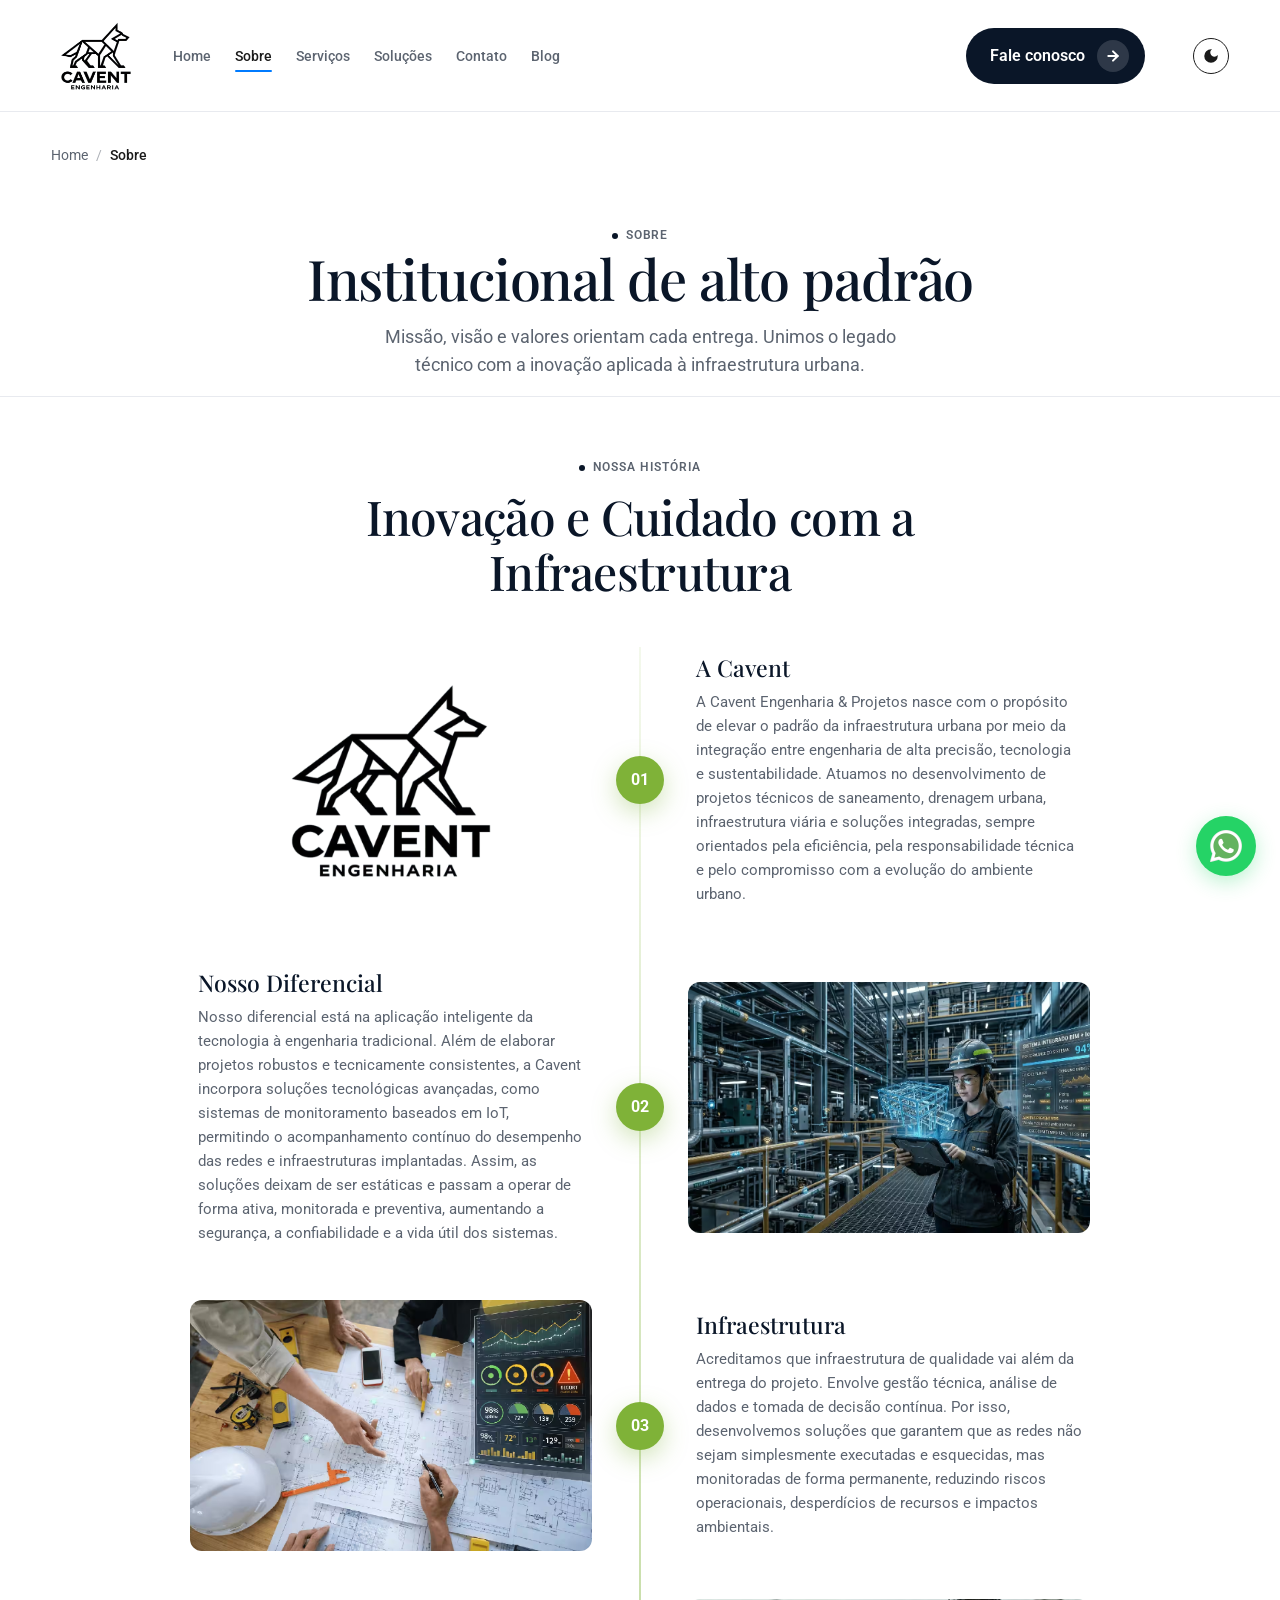
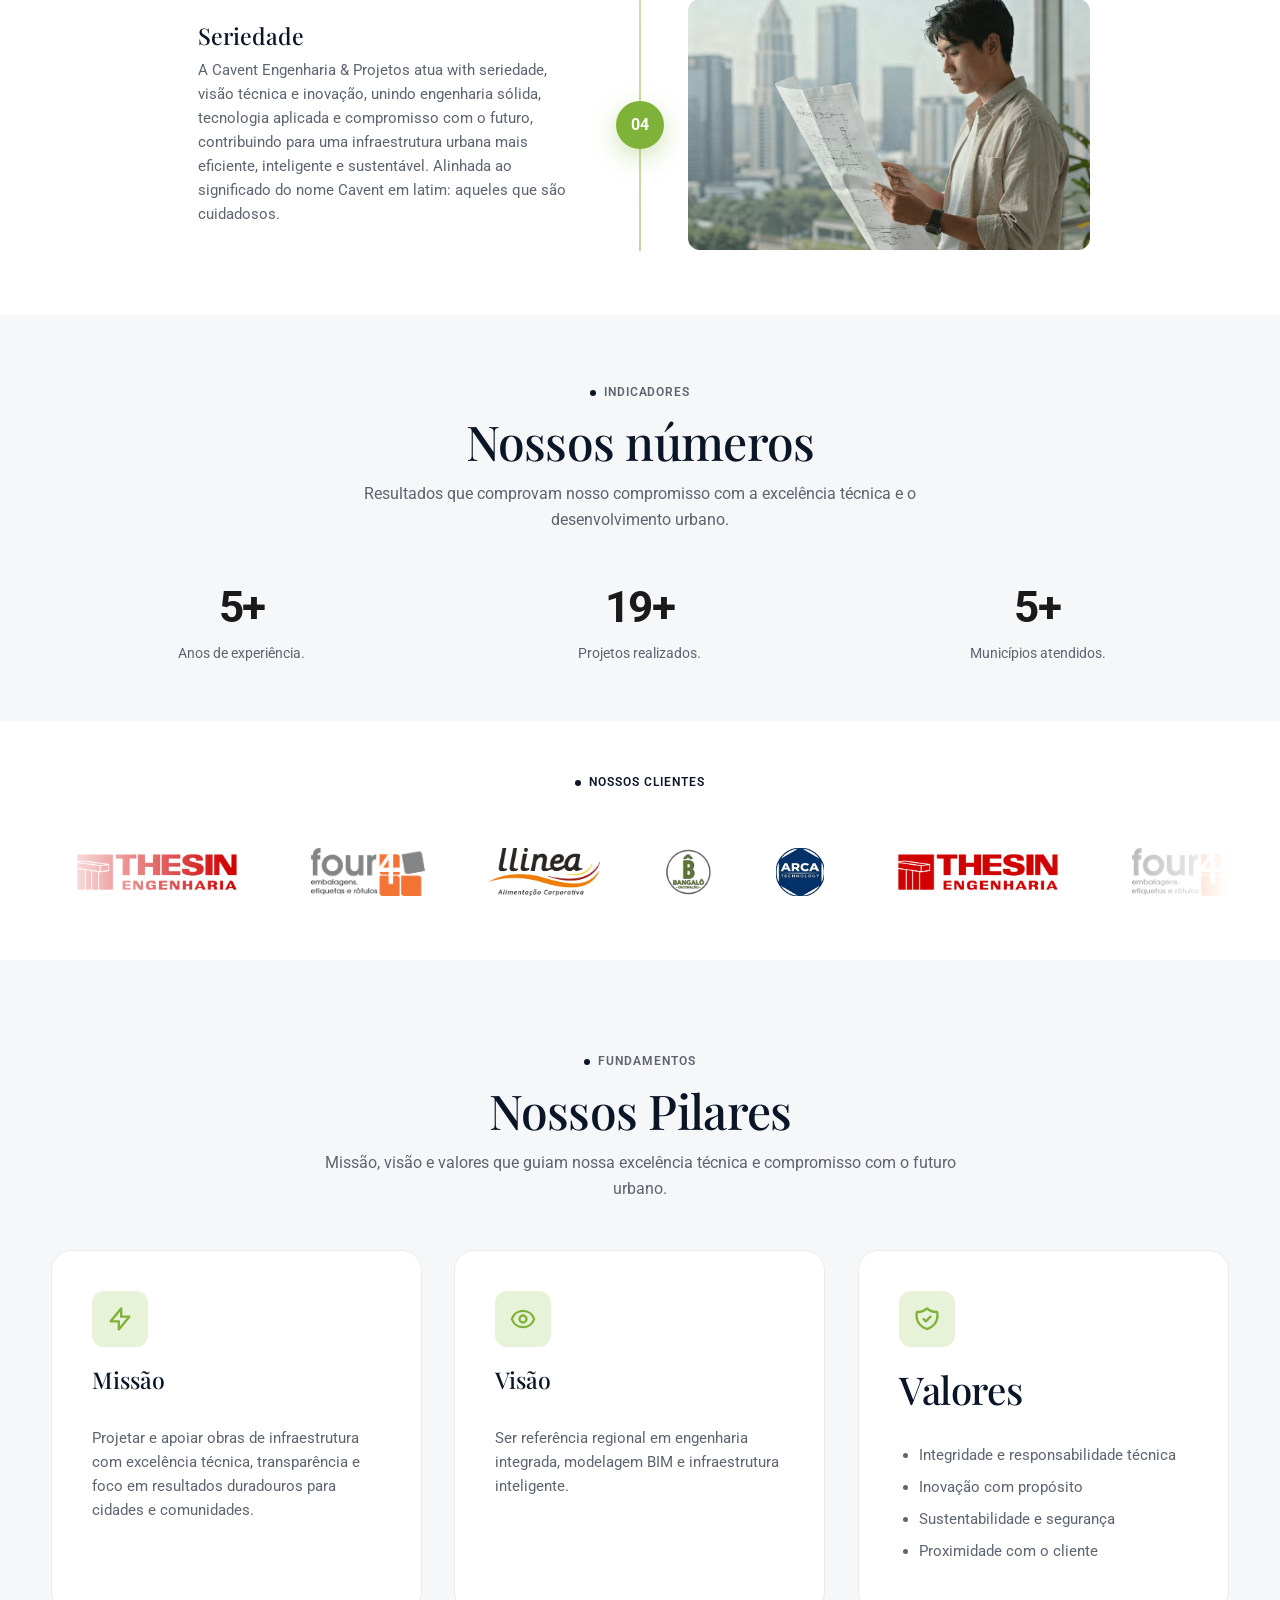
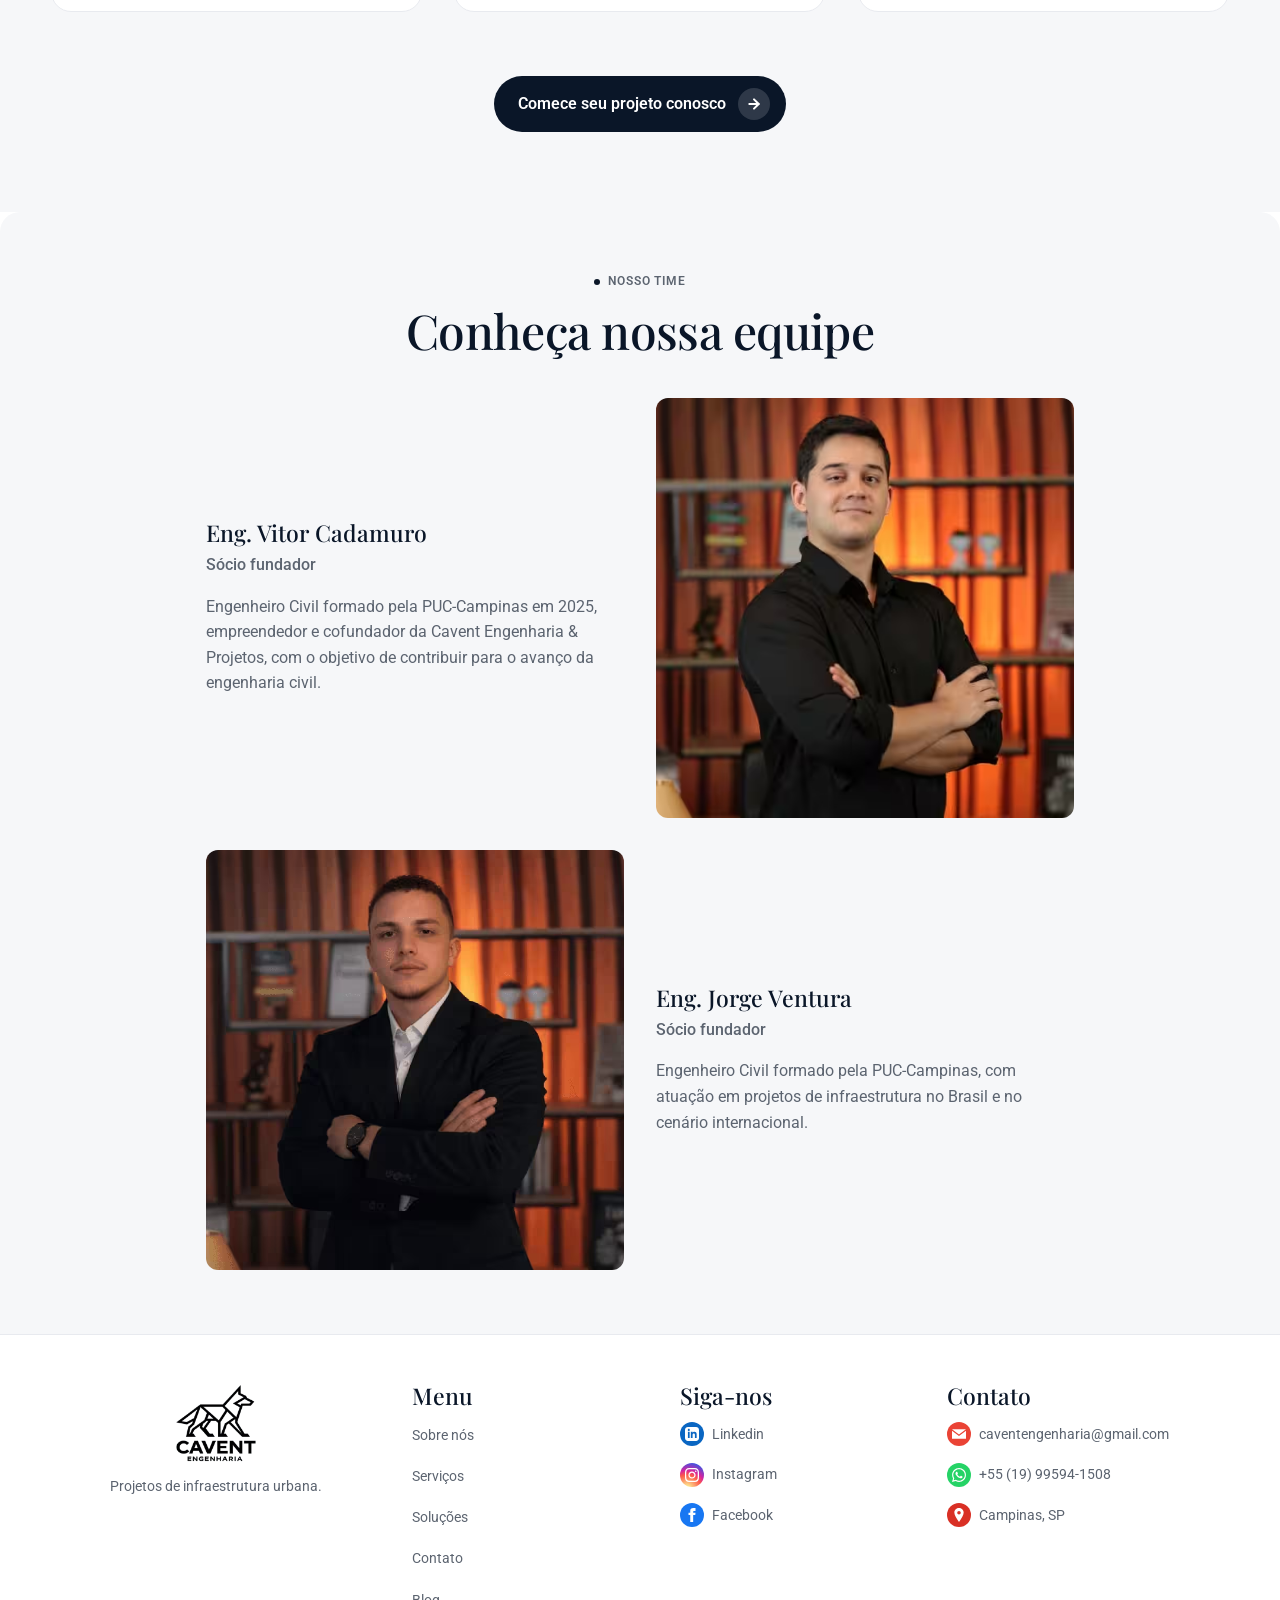
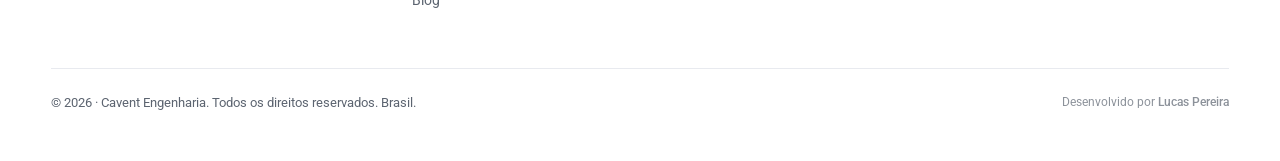
<file: sobre.html>
<!DOCTYPE html>
<html lang="pt-BR">

<head>
  <meta charset="UTF-8">
  <meta name="viewport" content="width=device-width, initial-scale=1.0">
  <meta name="description" content="Conheça a Cavent Engenharia: nossa história, missão, visão, valores e equipe de engenheiros especialistas em infraestrutura urbana em Campinas/SP.">
  <meta name="keywords" content="sobre Cavent Engenharia, equipe de engenharia, missão visão valores, engenharia civil Campinas, infraestrutura urbana, IoT engenharia">
  <meta name="author" content="Cavent Engenharia & Projetos">
  <meta name="robots" content="index, follow">
  <link rel="canonical" href="https://caventengenharia.com.br/sobre.html">
  <meta property="og:type" content="website">
  <meta property="og:title" content="Sobre a Cavent Engenharia | História, Missão e Equipe">
  <meta property="og:description" content="Conheça a Cavent Engenharia: missão, visão, valores e equipe de especialistas em infraestrutura urbana com tecnologia BIM.">
  <meta property="og:image" content="https://caventengenharia.com.br/assets/brand-og.avif">
  <meta property="og:url" content="https://caventengenharia.com.br/sobre.html">
  <meta property="og:site_name" content="Cavent Engenharia">
  <meta property="og:locale" content="pt_BR">
  <link rel="icon" href="assets/brand-favicon.png" type="image/png" sizes="any">
  <link rel="apple-touch-icon" href="assets/brand-favicon.png">
  <title>Sobre | Cavent Engenharia — História, Missão e Equipe</title>
  <link rel="preconnect" href="https://fonts.googleapis.com">
  <link rel="preconnect" href="https://fonts.gstatic.com" crossorigin>
  <link
    href="https://fonts.googleapis.com/css2?family=Playfair+Display:wght@500;600&family=Roboto:wght@400;500;700&display=swap"
    rel="stylesheet">
  <link rel="stylesheet" href="css/styles.css">
  <link rel="stylesheet" href="css/animations.css">
  <script>
    if (localStorage.getItem("theme") === "dark" || (!("theme" in localStorage) && window.matchMedia("(prefers-color-scheme: dark)").matches)) {
      document.documentElement.setAttribute("data-theme", "dark");
    }
  </script>
</head>

<body>
  <header class="site-header">
    <div class="container site-header__inner">
      <a class="brand" href="index.html">
        <img class="brand__mark" src="assets/brand-logo-vertical.avif" width="40" height="40" alt="Logo Cavent Engenharia" decoding="async">
        <span class="brand__text">
          <span class="brand__name">CAVENT</span>
          <span class="brand__tag">ENGENHARIA</span>
        </span>
      </a>
      <button class="nav-toggle" type="button" data-nav-toggle aria-expanded="false" aria-controls="site-nav"
        aria-label="Abrir menu">
        <span></span>
      </button>
      <nav class="nav" id="site-nav" data-nav>
        <ul class="nav__links">
          <li><a href="index.html">Home</a></li>
          <li><a href="sobre.html" class="is-active">Sobre</a></li>
          <li><a href="servicos.html">Serviços</a></li>
          <li><a href="solucoes.html">Soluções</a></li>
          <li><a href="contato.html">Contato</a></li>
          <li><a href="blog.html">Blog</a></li>
        </ul>
        <a class="btn btn--dark" href="contato.html">
          Fale conosco
          <span class="btn__icon" aria-hidden="true"><svg viewBox="0 0 24 24" fill="none" stroke="currentColor" stroke-width="3" stroke-linecap="round" stroke-linejoin="round"><line x1="5" y1="12" x2="19" y2="12"></line><polyline points="12 5 19 12 12 19"></polyline></svg></span>
        </a>
        <button type="button" class="theme-toggle" aria-label="Alternar tema" data-theme-toggle>
          <svg class="icon-sun" viewBox="0 0 24 24"><path d="M12 18a6 6 0 1 1 0-12 6 6 0 0 1 0 12zM11 1h2v3h-2V1zm0 19h2v3h-2v-3zM3.515 4.929l1.414-1.414L7.05 5.636 5.636 7.05 3.515 4.93zM16.95 18.364l1.414-1.414 2.121 2.121-1.414 1.414-2.121-2.121zm2.121-14.85l1.414 1.415-2.121 2.121-1.414-1.414 2.121-2.121zM5.636 16.95l1.414 1.414-2.121 2.121-1.414-1.414 2.121-2.121zM23 11v2h-3v-2h3zM4 11v2H1v-2h3z"/></svg>
          <svg class="icon-moon" viewBox="0 0 24 24"><path d="M12 3a9 9 0 1 0 9 9c0-.46-.04-.92-.1-1.36a5.389 5.389 0 0 1-4.4 2.26 5.403 5.403 0 0 1-3.14-9.8c-.44-.06-.9-.1-1.36-.1z"/></svg>
        </button>
      </nav>
    </div>
  </header>

  <main>
    <nav class="breadcrumbs" aria-label="Breadcrumb">
      <div class="container">
        <ul>
          <li><a href="index.html">Home</a></li>
          <li>Sobre</li>
        </ul>
      </div>
    </nav>
    <header class="page-hero" data-reveal>
      <div class="container">
        <p class="section-label">Sobre</p>
        <h1>Institucional de alto padrão</h1>
        <p class="text-lg">Missão, visão e valores orientam cada entrega. Unimos o legado técnico com a inovação aplicada à
          infraestrutura urbana.</p>
      </div>
    </header>

    <section class="timeline-section" id="historia">
      <div class="container">
        <header class="section-intro" data-reveal>
          <p class="section-label">Nossa história</p>
          <h2 class=" heading-lg">Inovação e Cuidado com a Infraestrutura</h2>
        </header>
        <div class="timeline">
          <div class="timeline__row" data-reveal>
            <div class="timeline__media" style="display: flex; justify-content: center; align-items: center;">
              <img src="assets/brand-logo-vertical.avif" alt="CAVENT ENGENHARIA" style="object-fit: contain; max-width: 80%; max-height: 250px;">
            </div>
            <div class="timeline__marker" aria-hidden="true">01</div>
            <div class="timeline__content">
              <h4>A Cavent</h4>
              <p>A Cavent Engenharia &amp; Projetos nasce com o propósito de elevar o padrão da infraestrutura urbana
                por meio da integração entre engenharia de alta precisão, tecnologia e sustentabilidade. Atuamos no
                desenvolvimento de projetos técnicos de saneamento, drenagem urbana, infraestrutura viária e soluções
                integradas, sempre orientados pela eficiência, pela responsabilidade técnica e pelo compromisso com a
                evolução do ambiente urbano.</p>
            </div>
          </div>
          <div class="timeline__row timeline__row--flip" data-reveal>
            <div class="timeline__content">
              <h4>Nosso Diferencial</h4>
              <p>Nosso diferencial está na aplicação inteligente da tecnologia à engenharia tradicional. Além de
                elaborar projetos robustos e tecnicamente consistentes, a Cavent incorpora soluções tecnológicas
                avançadas, como sistemas de monitoramento baseados em IoT, permitindo o acompanhamento contínuo do
                desempenho das redes e infraestruturas implantadas. Assim, as soluções deixam de ser estáticas e passam
                a operar de forma ativa, monitorada e preventiva, aumentando a segurança, a confiabilidade e a vida útil
                dos sistemas.</p>
            </div>
            <div class="timeline__marker" aria-hidden="true">02</div>
            <div class="timeline__media">
              <img src="assets/proj-urbano.avif" alt="Engenheira em ambiente industrial com tablet" loading="lazy">
            </div>
          </div>
          <div class="timeline__row" data-reveal>
            <div class="timeline__media">
              <img src="assets/misc-dashboard.avif" alt="Mãos sobre prancha with tablet e gráficos" loading="lazy">
            </div>
            <div class="timeline__marker" aria-hidden="true">03</div>
            <div class="timeline__content">
              <h4>Infraestrutura</h4>
              <p>Acreditamos que infraestrutura de qualidade vai além da entrega do projeto. Envolve gestão técnica,
                análise de dados e tomada de decisão contínua. Por isso, desenvolvemos soluções que garantem que as
                redes não sejam simplesmente executadas e esquecidas, mas monitoradas de forma permanente, reduzindo
                riscos operacionais, desperdícios de recursos e impactos ambientais.</p>
            </div>
          </div>
          <div class="timeline__row timeline__row--flip" data-reveal>
            <div class="timeline__content">
              <h4>Seriedade</h4>
              <p>A Cavent Engenharia &amp; Projetos atua with seriedade, visão técnica e inovação, unindo engenharia
                sólida, tecnologia aplicada e compromisso com o futuro, contribuindo para uma infraestrutura urbana mais
                eficiente, inteligente e sustentável. Alinhada ao significado do nome Cavent em latim: aqueles que são
                cuidadosos.</p>
            </div>
            <div class="timeline__marker" aria-hidden="true">04</div>
            <div class="timeline__media">
              <img src="assets/misc-engineer.avif" alt="Profissional analisando projeto com cidade ao fundo" loading="lazy">
            </div>
          </div>
        </div>
      </div>
    </section>
    
    <section class="section-surface" id="stats">
      <div class="container">
        <header class="section-intro" data-reveal>
          <p class="section-label">Indicadores</p>
          <h2 class=" heading-lg">Nossos números</h2>
          <p>Resultados que comprovam nosso compromisso com a excelência técnica e o desenvolvimento urbano.</p>
        </header>

        <div class="stats-bar__grid" aria-label="Indicadores" data-stats data-reveal>
          <div>
            <div class="stats-bar__num" data-count="5" data-suffix="+">0+</div>
            <div class="stats-bar__label">Anos de experiência.</div>
          </div>
          <div>
            <div class="stats-bar__num" data-count="20" data-suffix="+">0+</div>
            <div class="stats-bar__label">Projetos realizados.</div>
          </div>
          <div>
            <div class="stats-bar__num" data-count="5" data-suffix="+">0+</div>
            <div class="stats-bar__label">Municípios atendidos.</div>
          </div>
        </div>
      </div>
    </section>

    <section class="clients" aria-labelledby="clientes-titulo">
      <div class="container">
        <div class="clients__head" data-reveal>
          <p id="clientes-titulo" class="section-label">Nossos clientes</p>
        </div>
        <div class="clients__marquee" data-reveal>
          <div class="marquee-content">
            <img class="client-logo" src="assets/client-thesin.avif" alt="Thesin Engenharia" loading="lazy">
            <img class="client-logo" src="assets/client-four4.avif" alt="four4" loading="lazy">
            <img class="client-logo" src="assets/client-llinea.avif" alt="llinea" loading="lazy">
            <img class="client-logo" src="assets/client-bangalo.avif" alt="BANGALÔ" loading="lazy">
            <img class="client-logo" src="assets/client-arca.avif" alt="ARCA" loading="lazy">
            <img class="client-logo" src="assets/client-thesin.avif" alt="Thesin Engenharia" loading="lazy">
            <img class="client-logo" src="assets/client-four4.avif" alt="four4" loading="lazy">
            <img class="client-logo" src="assets/client-llinea.avif" alt="llinea" loading="lazy">
            <img class="client-logo" src="assets/client-bangalo.avif" alt="BANGALÔ" loading="lazy">
            <img class="client-logo" src="assets/client-arca.avif" alt="ARCA" loading="lazy">
          </div>
        </div>
      </div>
    </section>

    <section class="mvv-section" aria-labelledby="mvv-titulo">
      <div class="container">
        <header class="section-intro" data-reveal>
          <p class="section-label">Fundamentos</p>
          <h2 id="mvv-titulo" class=" heading-lg">Nossos Pilares</h2>
          <p>Missão, visão e valores que guiam nossa excelência técnica e compromisso com o futuro urbano.</p>
        </header>

        <div class="mvv-grid">
          <article class="mvv-card" data-reveal>
            <div class="mvv-card__icon">
              <svg xmlns="http://www.w3.org/2000/svg" fill="none" viewBox="0 0 24 24" stroke="currentColor">
                <path stroke-linecap="round" stroke-linejoin="round" d="M13 10V3L4 14h7v7l9-11h-7z" />
              </svg>
            </div>
            <h4>Missão</h4>
            <p>Projetar e apoiar obras de infraestrutura com excelência técnica, transparência e foco em resultados duradouros para cidades e comunidades.</p>
          </article>

          <article class="mvv-card" data-reveal>
            <div class="mvv-card__icon">
              <svg xmlns="http://www.w3.org/2000/svg" fill="none" viewBox="0 0 24 24" stroke="currentColor">
                <path stroke-linecap="round" stroke-linejoin="round" d="M15 12a3 3 0 11-6 0 3 3 0 016 0z" />
                <path stroke-linecap="round" stroke-linejoin="round" d="M2.458 12C3.732 7.943 7.523 5 12 5c4.478 0 8.268 2.943 9.542 7-1.274 4.057-5.064 7-9.542 7-4.477 0-8.268-2.943-9.542-7z" />
              </svg>
            </div>
            <h4>Visão</h4>
            <p>Ser referência regional em engenharia integrada, modelagem BIM e infraestrutura inteligente.</p>
          </article>

          <article class="mvv-card" data-reveal>
            <div class="mvv-card__icon">
              <svg xmlns="http://www.w3.org/2000/svg" fill="none" viewBox="0 0 24 24" stroke="currentColor">
                <path stroke-linecap="round" stroke-linejoin="round" d="M9 12l2 2 4-4m5.618-4.016A11.955 11.955 0 0112 2.944a11.955 11.955 0 01-8.618 3.04A12.02 12.02 0 003 9c0 5.591 3.824 10.29 9 11.622 5.176-1.332 9-6.03 9-11.622 0-1.042-.133-2.052-.382-3.016z" />
              </svg>
            </div>
            <h3>Valores</h3>
            <ul>
              <li>Integridade e responsabilidade técnica</li>
              <li>Inovação com propósito</li>
              <li>Sustentabilidade e segurança</li>
              <li>Proximidade com o cliente</li>
            </ul>
          </article>
        </div>
        <div class="mvv-cta" data-reveal>
          <a href="contato.html" class="btn btn--dark">
            Comece seu projeto conosco
            <span class="btn__icon" aria-hidden="true"><svg viewBox="0 0 24 24" fill="none" stroke="currentColor" stroke-width="3" stroke-linecap="round" stroke-linejoin="round"><line x1="5" y1="12" x2="19" y2="12"></line><polyline points="12 5 19 12 12 19"></polyline></svg></span>
          </a>
        </div>
      </div>
    </section>

    <section class="team-slab" aria-labelledby="equipe-titulo">
      <div class="container">
        <header class="section-intro" data-reveal>
          <p class="section-label">Nosso time</p>
          <h2 id="equipe-titulo" class="heading-lg">Conheça nossa equipe</h2>
        </header>
        <article class="team-card" data-reveal data-reveal-delay="40">
          <div class="team-card__text">
            <h4>Eng. Vitor Cadamuro</h4>
            <p class="role">Sócio fundador</p>
            <p>Engenheiro Civil formado pela PUC-Campinas em 2025, empreendedor e cofundador da Cavent Engenharia &amp;
              Projetos, com o objetivo de contribuir para o avanço da engenharia civil.</p>
          </div>
          <div class="team-card__photo">
            <img src="assets/team-vitor.avif" alt="Retrato do Eng. Vitor Cadamuro" loading="lazy">
          </div>
        </article>
        <article class="team-card team-card--reverse" data-reveal data-reveal-delay="100">
          <div class="team-card__text">
            <h4>Eng. Jorge Ventura</h4>
            <p class="role">Sócio fundador</p>
            <p>Engenheiro Civil formado pela PUC-Campinas, com atuação em projetos de infraestrutura no Brasil e no
              cenário internacional.</p>
          </div>
          <div class="team-card__photo">
            <img src="assets/team-jorge.avif" alt="Retrato do Eng. Jorge Ventura" loading="lazy">
          </div>
        </article>
      </div>
    </section>

  </main>

  <footer class="site-footer">
    <div class="container footer-grid">
      <div class="footer-col">
        <div class="brand" style="margin-bottom:0.75rem">
          <img class="brand__mark" src="assets/brand-logo-vertical.avif" width="36" height="36" alt="Logo Cavent Engenharia" decoding="async">
          <span class="brand__text"><span class="brand__name">CAVENT ENGENHARIA</span></span>
        </div>
        <p style="color:var(--color-text-muted);font-size:0.9rem;margin:0">Projetos de infraestrutura urbana.</p>
      </div>
      <div class="footer-col">
        <h4>Menu</h4>
        <ul class="footer-links">
          <li><a href="sobre.html">Sobre nós</a></li>
          <li><a href="servicos.html">Serviços</a></li>
          <li><a href="solucoes.html">Soluções</a></li>
          <li><a href="contato.html">Contato</a></li>
          <li><a href="blog.html">Blog</a></li>
        </ul>
      </div>
      <div class="footer-col">
        <h4>Siga-nos</h4>
        <ul class="footer-links">
          <li><a href="https://www.linkedin.com/company/caventengenharia/posts/?feedView=all" rel="noopener noreferrer" target="_blank"><span class="icon-rounded icon-ln"><svg viewBox="0 0 24 24"><path d="M19 0h-14c-2.761 0-5 2.239-5 5v14c0 2.761 2.239 5 5 5h14c2.762 0 5-2.239 5-5v-14c0-2.761-2.238-5-5-5zm-11 19h-3v-11h3v11zm-1.5-12.268c-.966 0-1.75-.79-1.75-1.764s.784-1.764 1.75-1.764 1.75.79 1.75 1.764-.783 1.764-1.75 1.764zm13.5 12.268h-3v-5.604c0-3.368-4-3.113-4 0v5.604h-3v-11h3v1.765c1.396-2.586 7-2.777 7 2.476v6.759z"/></svg></span> Linkedin</a></li>
          <li><a href="https://www.instagram.com/caventengenharia?igsh=eWVwMG5saGQwZnNj" rel="noopener noreferrer" target="_blank"><span class="icon-rounded icon-ig"><svg viewBox="0 0 24 24"><path d="M12 2.163c3.204 0 3.584.012 4.85.07 3.252.148 4.771 1.691 4.919 4.919.058 1.265.069 1.645.069 4.849 0 3.205-.012 3.584-.069 4.849-.149 3.225-1.664 4.771-4.919 4.919-1.266.058-1.644.07-4.85.07-3.204 0-3.584-.012-4.849-.07-3.26-.149-4.771-1.699-4.919-4.92-.058-1.265-.07-1.644-.07-4.849 0-3.204.013-3.583.07-4.849.149-3.227 1.664-4.771 4.919-4.919 1.266-.057 1.645-.069 4.849-.069zm0-2.163c-3.259 0-3.667.014-4.947.072-4.358.2-6.78 2.618-6.98 6.98-.059 1.281-.073 1.689-.073 4.948 0 3.259.014 3.668.072 4.948.2 4.358 2.618 6.78 6.98 6.98 1.281.058 1.689.072 4.948.072 3.259 0 3.668-.014 4.948-.072 4.354-.2 6.782-2.618 6.979-6.98.059-1.28.073-1.689.073-4.948 0-3.259-.014-3.667-.072-4.947-.196-4.354-2.617-6.78-6.979-6.98-1.281-.059-1.69-.073-4.949-.073zm0 5.838c-3.403 0-6.162 2.759-6.162 6.162s2.759 6.163 6.162 6.163 6.162-2.759 6.162-6.163c0-3.403-2.759-6.162-6.162-6.162zm0 10.162c-2.209 0-4-1.79-4-4 0-2.209 1.791-4 4-4s4 1.791 4 4c0 2.21-1.791 4-4 4zm6.406-11.845c-.796 0-1.441.645-1.441 1.44s.645 1.44 1.441 1.44c.795 0 1.439-.645 1.439-1.44s-.644-1.44-1.439-1.44z"/></svg></span> Instagram</a></li>
          <li><a href="https://www.facebook.com" rel="noopener noreferrer" target="_blank"><span class="icon-rounded icon-icon-fb"><svg viewBox="0 0 24 24"><path d="M9 8h-3v4h3v12h5v-12h3.642l.358-4h-4v-1.667c0-.955.192-1.333 1.115-1.333h2.885v-5h-3.808c-3.596 0-5.192 1.583-5.192 4.615v3.385z"/></svg></span> Facebook</a></li>
        </ul>
      </div>
      <div class="footer-col">
        <h4>Contato</h4>
        <ul class="footer-links">
          <li><a href="mailto:caventengenharia@gmail.com"><span class="icon-rounded icon-email"><svg viewBox="0 0 24 24"><path d="M12 12.713l11.985-8.713h-23.97l11.985 8.713zm0 2.574l-12-8.725v13.438h24v-13.438l-12 8.725z"/></svg></span> caventengenharia@gmail.com</a></li>
          <li><a href="https://wa.me/5519995941508?text=Ol%C3%A1,%20vim%20pelo%20site%20e%20gostaria%20de%20saber%20mais%20sobre%20os%20servi%C3%A7os%20da%20Cavent%20Engenharia." target="_blank" rel="noopener noreferrer"><span class="icon-rounded icon-phone"><svg viewBox="0 0 24 24"><path d="M.057 24l1.687-6.163c-1.041-1.804-1.588-3.849-1.587-5.946.003-6.556 5.338-11.891 11.893-11.891 3.181.001 6.167 1.24 8.413 3.488 2.245 2.248 3.481 5.236 3.48 8.414-.003 6.557-5.338 11.892-11.893 11.892-1.99-.001-3.951-.5-5.688-1.448l-6.305 1.654zm6.597-3.807c1.676.995 3.276 1.591 5.392 1.592 5.448 0 9.888-4.434 9.889-9.885.002-5.462-4.415-9.89-9.881-9.892-5.452 0-9.887 4.434-9.889 9.884-.001 2.225.651 3.891 1.746 5.634l-.999 3.648 3.742-.981zm11.387-5.464c-.074-.124-.272-.198-.57-.347-.297-.149-1.758-.868-2.031-.967-.272-.099-.47-.149-.669.149-.198.297-.768.967-.941 1.165-.173.198-.347.223-.644.074-.297-.149-1.255-.462-2.39-1.475-.883-.788-1.48-1.761-1.653-2.059-.173-.297-.018-.458.13-.606.134-.133.297-.347.446-.521.151-.172.2-.296.3-.495.099-.198.05-.372-.025-.521-.075-.148-.669-1.611-.916-2.206-.242-.579-.487-.501-.669-.51l-.57-.01c-.198 0-.52.074-.792.347-.272.297-1.04 1.016-1.04 2.479 0 1.462 1.065 2.876 1.213 3.074.149.198 2.095 3.2 5.076 4.487.709.306 1.263.489 1.694.626.712.226 1.36.194 1.872.118.571-.085 1.758-.719 2.006-1.413.248-.695.248-1.29.173-1.414z"/></svg></span> +55 (19) 99594-1508</a></li>
          <li><a href="https://www.google.com/maps/search/?api=1&query=R.+Oadir+Beraldo,+521,+Paul%C3%ADnia+-+SP,+13148-246" target="_blank" rel="noopener noreferrer"><span class="icon-rounded icon-loc"><svg viewBox="0 0 24 24"><path d="M12 0c-4.198 0-8 3.403-8 7.602 0 4.198 3.469 9.21 8 16.398 4.531-7.188 8-12.2 8-16.398 0-4.199-3.801-7.602-8-7.602zm0 11c-1.657 0-3-1.343-3-3s1.343-3 3-3 3 1.343 3 3-1.343 3-3 3z"/></svg></span> Campinas, SP</a></li>
        </ul>
      </div>
    </div>
    <div class="container footer-bottom"><span>© 2026 · Cavent Engenharia. Todos os direitos reservados. Brasil.</span><div class="footer-credit">Desenvolvido por <a href="https://www.linkedin.com/in/lucasadmpereira/" target="_blank" rel="noopener noreferrer">Lucas Pereira</a></div></div>
  </footer>
  <a href="https://wa.me/5519995941508?text=Olá,%20vim%20pelo%20site%20e%20gostaria%20de%20saber%20mais%20sobre%20os%20serviços%20da%20Cavent%20Engenharia." class="whatsapp-float" target="_blank" rel="noopener noreferrer" aria-label="Fale conosco pelo WhatsApp">
    <img src="assets/brand-mark.webp" alt="Fale conosco pelo WhatsApp — Cavent Engenharia">
  </a>
  <script src="js/main.js" defer></script>
</body>

</html>
</file>
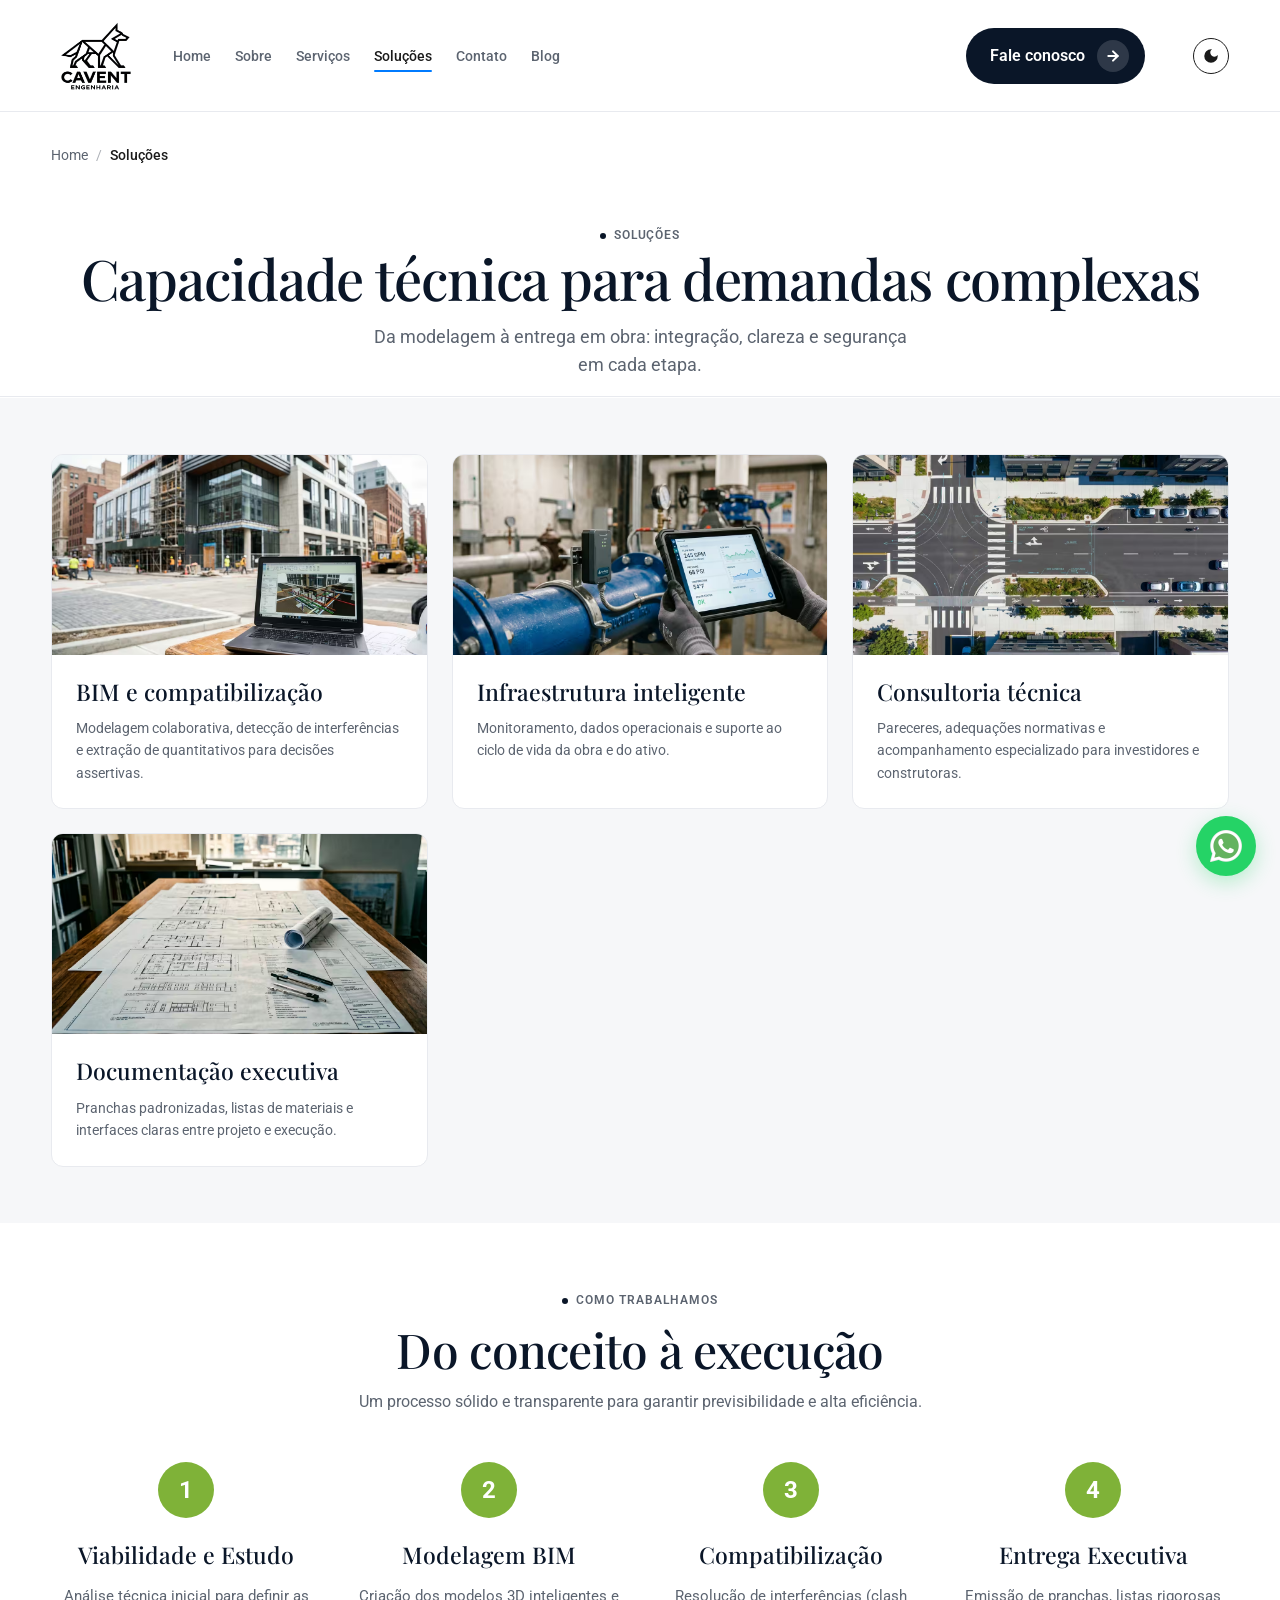
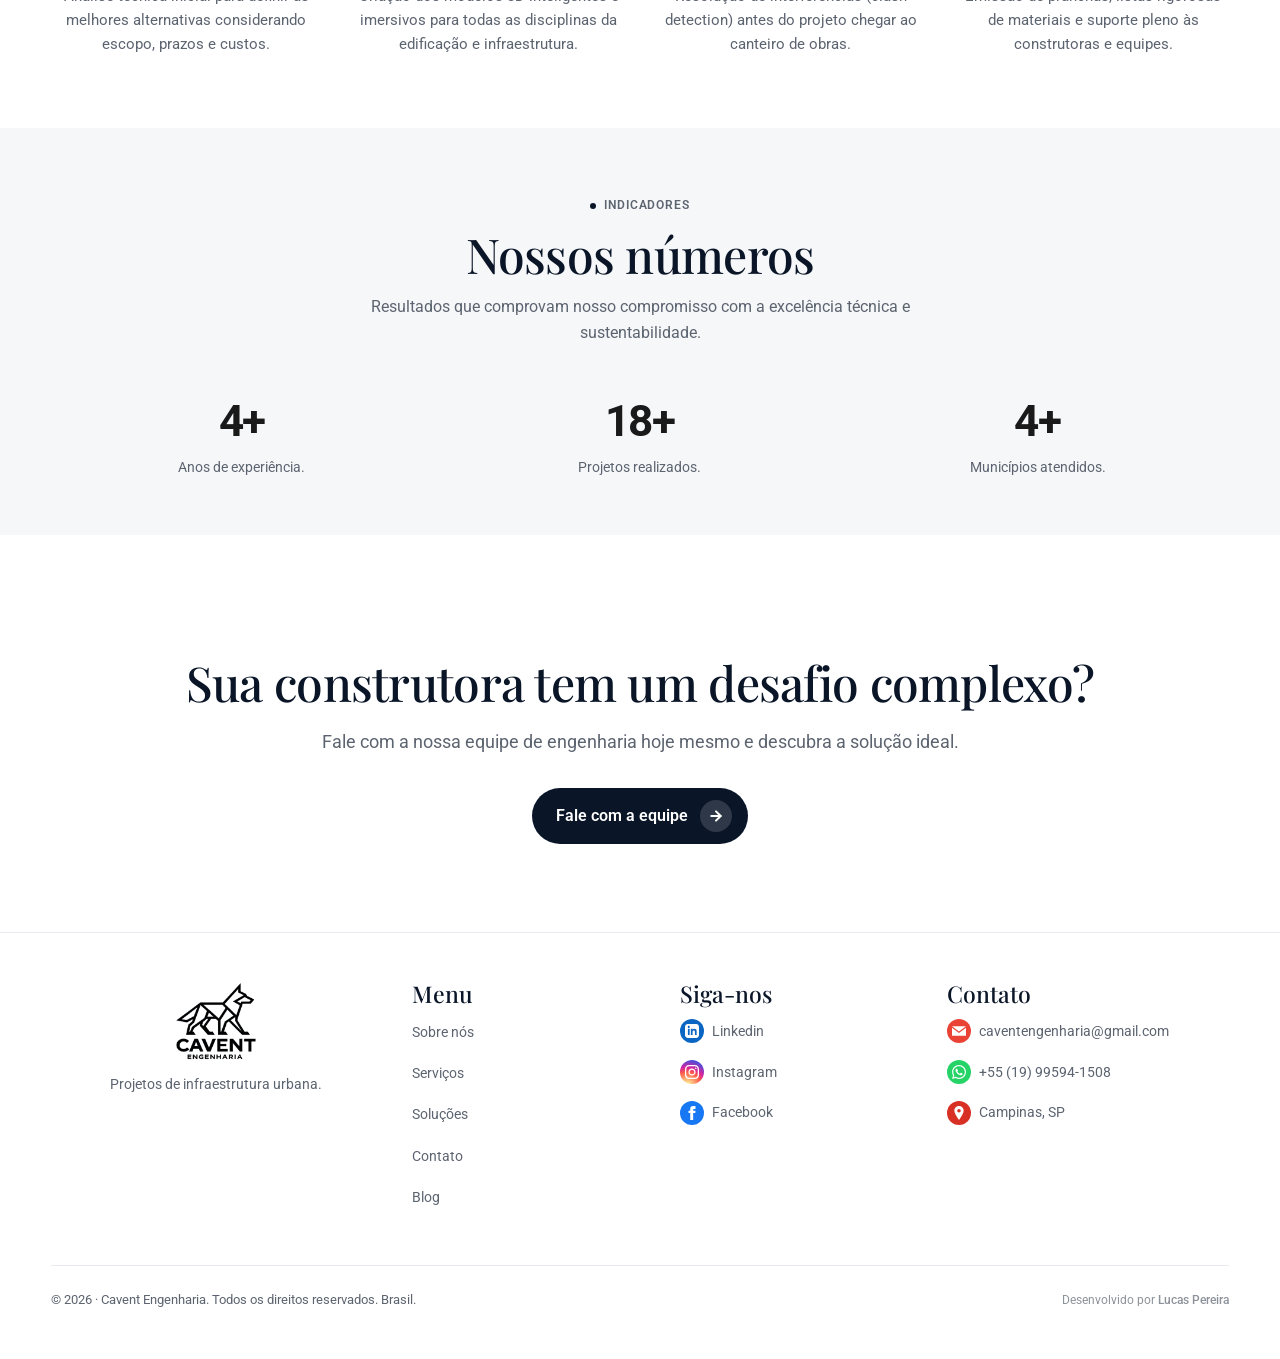
<file: solucoes.html>
<!DOCTYPE html>
<html lang="pt-BR">

<head>
  <meta charset="UTF-8">
  <meta name="viewport" content="width=device-width, initial-scale=1.0">
  <meta name="description" content="Soluções integradas da Cavent Engenharia: modelagem BIM, compatibilização multidisciplinar, infraestrutura inteligente, consultoria técnica e documentação executiva.">
  <meta name="keywords" content="soluções BIM, compatibilização de projetos, infraestrutura inteligente, consultoria técnica engenharia, documentação executiva, clash detection">
  <meta name="author" content="Cavent Engenharia & Projetos">
  <meta name="robots" content="index, follow">
  <link rel="canonical" href="https://caventengenharia.com.br/solucoes.html">
  <meta property="og:type" content="website">
  <meta property="og:title" content="Soluções de Engenharia | Cavent Engenharia">
  <meta property="og:description" content="BIM, compatibilização, infraestrutura inteligente e documentação executiva para construtoras e empreendimentos.">
  <meta property="og:image" content="https://caventengenharia.com.br/assets/brand-og.avif">
  <meta property="og:url" content="https://caventengenharia.com.br/solucoes.html">
  <meta property="og:site_name" content="Cavent Engenharia">
  <meta property="og:locale" content="pt_BR">
  <link rel="icon" href="assets/brand-favicon.png" type="image/png" sizes="any">
  <link rel="apple-touch-icon" href="assets/brand-favicon.png">
  <title>Soluções de Engenharia | Cavent Engenharia</title>
  <link rel="preconnect" href="https://fonts.googleapis.com">
  <link rel="preconnect" href="https://fonts.gstatic.com" crossorigin>
  <link
    href="https://fonts.googleapis.com/css2?family=Playfair+Display:wght@500;600&family=Roboto:wght@400;500;700&display=swap"
    rel="stylesheet">
  <link rel="stylesheet" href="css/styles.css">
  <link rel="stylesheet" href="css/animations.css">
  <script>
    if (localStorage.getItem("theme") === "dark" || (!("theme" in localStorage) && window.matchMedia("(prefers-color-scheme: dark)").matches)) {
      document.documentElement.setAttribute("data-theme", "dark");
    }
  </script>
</head>

<body>
  <header class="site-header">
    <div class="container site-header__inner">
      <a class="brand" href="index.html">
        <img class="brand__mark" src="assets/brand-logo-vertical.avif" width="40" height="40" alt="Logo Cavent Engenharia" decoding="async">
        <span class="brand__text">
          <span class="brand__name">CAVENT</span>
          <span class="brand__tag">ENGENHARIA</span>
        </span>
      </a>
      <button class="nav-toggle" type="button" data-nav-toggle aria-expanded="false" aria-controls="site-nav"
        aria-label="Abrir menu"><span></span></button>
      <nav class="nav" id="site-nav" data-nav>
        <ul class="nav__links">
          <li><a href="index.html">Home</a></li>
          <li><a href="sobre.html">Sobre</a></li>
          <li><a href="servicos.html">Serviços</a></li>
          <li><a href="solucoes.html" class="is-active">Soluções</a></li>
          <li><a href="contato.html">Contato</a></li>
          <li><a href="blog.html">Blog</a></li>
        </ul>
        <a class="btn btn--dark" href="contato.html">
          Fale conosco
          <span class="btn__icon" aria-hidden="true"><svg viewBox="0 0 24 24" fill="none" stroke="currentColor" stroke-width="3" stroke-linecap="round" stroke-linejoin="round"><line x1="5" y1="12" x2="19" y2="12"></line><polyline points="12 5 19 12 12 19"></polyline></svg></span>
        </a>
        <button type="button" class="theme-toggle" aria-label="Alternar tema" data-theme-toggle>
          <svg class="icon-sun" viewBox="0 0 24 24"><path d="M12 18a6 6 0 1 1 0-12 6 6 0 0 1 0 12zM11 1h2v3h-2V1zm0 19h2v3h-2v-3zM3.515 4.929l1.414-1.414L7.05 5.636 5.636 7.05 3.515 4.93zM16.95 18.364l1.414-1.414 2.121 2.121-1.414 1.414-2.121-2.121zm2.121-14.85l1.414 1.415-2.121 2.121-1.414-1.414 2.121-2.121zM5.636 16.95l1.414 1.414-2.121 2.121-1.414-1.414 2.121-2.121zM23 11v2h-3v-2h3zM4 11v2H1v-2h3z"/></svg>
          <svg class="icon-moon" viewBox="0 0 24 24"><path d="M12 3a9 9 0 1 0 9 9c0-.46-.04-.92-.1-1.36a5.389 5.389 0 0 1-4.4 2.26 5.403 5.403 0 0 1-3.14-9.8c-.44-.06-.9-.1-1.36-.1z"/></svg>
        </button>
      </nav>
    </div>
  </header>

  <main>
    <nav class="breadcrumbs" aria-label="Breadcrumb">
      <div class="container">
        <ul>
          <li><a href="index.html">Home</a></li>
          <li>Soluções</li>
        </ul>
      </div>
    </nav>
    <header class="page-hero" data-reveal>
      <div class="container">
        <p class="section-label">Soluções</p>
        <h1>Capacidade técnica para demandas complexas</h1>
        <p class="text-lg">Da modelagem à entrega em obra: integração, clareza e segurança em cada etapa.</p>
      </div>
    </header>

    <section class="section-surface" aria-label="Catálogo de soluções">
      <div class="container grid-cards">
        <article class="solution-card">
          <img src="assets/bim-e-compatibilizacao.avif" width="640" height="220" alt="BIM e compatibilização" loading="lazy">
          <div class="solution-card__body">
            <h4>BIM e compatibilização</h4>
            <p>Modelagem colaborativa, detecção de interferências e extração de quantitativos para decisões assertivas.
            </p>
          </div>
        </article>
        <article class="solution-card">
          <img src="assets/infraestrutura-inteligente.avif" width="640" height="220" alt="Infraestrutura inteligente" loading="lazy">
          <div class="solution-card__body">
            <h4>Infraestrutura inteligente</h4>
            <p>Monitoramento, dados operacionais e suporte ao ciclo de vida da obra e do ativo.</p>
          </div>
        </article>
        <article class="solution-card">
          <img src="assets/consultoria-tecnica.avif" width="640" height="220" alt="Consultoria técnica" loading="lazy">
          <div class="solution-card__body">
            <h4>Consultoria técnica</h4>
            <p>Pareceres, adequações normativas e acompanhamento especializado para investidores e construtoras.</p>
          </div>
        </article>
        <article class="solution-card">
          <img src="assets/documentacao-executiva.avif" width="640" height="220" alt="Documentação executiva" loading="lazy">
          <div class="solution-card__body">
            <h4>Documentação executiva</h4>
            <p>Pranchas padronizadas, listas de materiais e interfaces claras entre projeto e execução.</p>
          </div>
        </article>
      </div>
    </section>

    <section class="section-white" aria-labelledby="workflow-titulo">
      <div class="container">
        <header class="section-intro" data-reveal>
          <p class="section-label">Como trabalhamos</p>
          <h2 id="workflow-titulo" class=" heading-lg">Do conceito à execução</h2>
          <p>Um processo sólido e transparente para garantir previsibilidade e alta eficiência.</p>
        </header>

        <div class="workflow-grid" style="display: grid; grid-template-columns: repeat(auto-fit, minmax(220px, 1fr)); gap: 2rem; margin-top: 3rem;" data-reveal>
          <div style="text-align: center;">
            <div style="width: 56px; height: 56px; background: var(--color-accent); color: #fff; border-radius: 50%; display: flex; align-items: center; justify-content: center; font-size: 1.5rem; font-weight: 700; margin: 0 auto 1.5rem;">1</div>
            <h4>Viabilidade e Estudo</h4>
            <p style="color: var(--color-text-muted); font-size: 0.95rem;">Análise técnica inicial para definir as melhores alternativas considerando escopo, prazos e custos.</p>
          </div>
          <div style="text-align: center;">
            <div style="width: 56px; height: 56px; background: var(--color-accent); color: #fff; border-radius: 50%; display: flex; align-items: center; justify-content: center; font-size: 1.5rem; font-weight: 700; margin: 0 auto 1.5rem;">2</div>
            <h4>Modelagem BIM</h4>
            <p style="color: var(--color-text-muted); font-size: 0.95rem;">Criação dos modelos 3D inteligentes e imersivos para todas as disciplinas da edificação e infraestrutura.</p>
          </div>
          <div style="text-align: center;">
            <div style="width: 56px; height: 56px; background: var(--color-accent); color: #fff; border-radius: 50%; display: flex; align-items: center; justify-content: center; font-size: 1.5rem; font-weight: 700; margin: 0 auto 1.5rem;">3</div>
            <h4>Compatibilização</h4>
            <p style="color: var(--color-text-muted); font-size: 0.95rem;">Resolução de interferências (clash detection) antes do projeto chegar ao canteiro de obras.</p>
          </div>
          <div style="text-align: center;">
            <div style="width: 56px; height: 56px; background: var(--color-accent); color: #fff; border-radius: 50%; display: flex; align-items: center; justify-content: center; font-size: 1.5rem; font-weight: 700; margin: 0 auto 1.5rem;">4</div>
            <h4>Entrega Executiva</h4>
            <p style="color: var(--color-text-muted); font-size: 0.95rem;">Emissão de pranchas, listas rigorosas de materiais e suporte pleno às construtoras e equipes.</p>
          </div>
        </div>
      </div>
    </section>

    <section class="section-surface" id="stats">
      <div class="container">
        <header class="section-intro" data-reveal>
          <p class="section-label">Indicadores</p>
          <h2 class=" heading-lg">Nossos números</h2>
          <p>Resultados que comprovam nosso compromisso com a excelência técnica e sustentabilidade.</p>
        </header>

        <div class="stats-bar__grid" aria-label="Indicadores" data-stats data-reveal>
          <div>
            <div class="stats-bar__num" data-count="5" data-suffix="+">0+</div>
            <div class="stats-bar__label">Anos de experiência.</div>
          </div>
          <div>
            <div class="stats-bar__num" data-count="20" data-suffix="+">0+</div>
            <div class="stats-bar__label">Projetos realizados.</div>
          </div>
          <div>
            <div class="stats-bar__num" data-count="5" data-suffix="+">0+</div>
            <div class="stats-bar__label">Municípios atendidos.</div>
          </div>
        </div>
      </div>
    </section>

    <section class="section-white" aria-label="Solicitar Orçamento" data-reveal>
      <div class="container" style="text-align:center; padding: 4rem 0 2rem;">
        <h2 class=" heading-lg" style="margin-bottom: 0.5rem;">Sua construtora tem um desafio complexo?</h2>
        <p style="font-size: 1.1rem; color: var(--color-text-muted); margin-bottom: 2rem;">Fale com a nossa equipe de engenharia hoje mesmo e descubra a solução ideal.</p>
        <a class="btn btn--dark" href="contato.html">
          Fale com a equipe
          <span class="btn__icon" aria-hidden="true"><svg viewBox="0 0 24 24" fill="none" stroke="currentColor" stroke-width="3" stroke-linecap="round" stroke-linejoin="round"><line x1="5" y1="12" x2="19" y2="12"></line><polyline points="12 5 19 12 12 19"></polyline></svg></span>
        </a>
      </div>
    </section>
  </main>

  <footer class="site-footer">
    <div class="container footer-grid">
      <div class="footer-col">
        <div class="brand" style="margin-bottom:0.75rem">
          <img class="brand__mark" src="assets/brand-logo-vertical.avif" width="36" height="36" alt="Logo Cavent Engenharia" decoding="async">
          <span class="brand__text"><span class="brand__name">CAVENT ENGENHARIA</span></span>
        </div>
        <p style="color:var(--color-text-muted);font-size:0.9rem;margin:0">Projetos de infraestrutura urbana.</p>
      </div>
      <div class="footer-col">
        <h4>Menu</h4>
        <ul class="footer-links">
          <li><a href="sobre.html">Sobre nós</a></li>
          <li><a href="servicos.html">Serviços</a></li>
          <li><a href="solucoes.html">Soluções</a></li>
          <li><a href="contato.html">Contato</a></li>
          <li><a href="blog.html">Blog</a></li>
        </ul>
      </div>
      <div class="footer-col">
        <h4>Siga-nos</h4>
        <ul class="footer-links">
          <li><a href="https://www.linkedin.com/company/caventengenharia/posts/?feedView=all" rel="noopener noreferrer" target="_blank"><span class="icon-rounded icon-ln"><svg viewBox="0 0 24 24"><path d="M19 0h-14c-2.761 0-5 2.239-5 5v14c0 2.761 2.239 5 5 5h14c2.762 0 5-2.239 5-5v-14c0-2.761-2.238-5-5-5zm-11 19h-3v-11h3v11zm-1.5-12.268c-.966 0-1.75-.79-1.75-1.764s.784-1.764 1.75-1.764 1.75.79 1.75 1.764-.783 1.764-1.75 1.764zm13.5 12.268h-3v-5.604c0-3.368-4-3.113-4 0v5.604h-3v-11h3v1.765c1.396-2.586 7-2.777 7 2.476v6.759z"/></svg></span> Linkedin</a></li>
          <li><a href="https://www.instagram.com/caventengenharia?igsh=eWVwMG5saGQwZnNj" rel="noopener noreferrer" target="_blank"><span class="icon-rounded icon-ig"><svg viewBox="0 0 24 24"><path d="M12 2.163c3.204 0 3.584.012 4.85.07 3.252.148 4.771 1.691 4.919 4.919.058 1.265.069 1.645.069 4.849 0 3.205-.012 3.584-.069 4.849-.149 3.225-1.664 4.771-4.919 4.919-1.266.058-1.644.07-4.85.07-3.204 0-3.584-.012-4.849-.07-3.26-.149-4.771-1.699-4.919-4.92-.058-1.265-.07-1.644-.07-4.849 0-3.204.013-3.583.07-4.849.149-3.227 1.664-4.771 4.919-4.919 1.266-.057 1.645-.069 4.849-.069zm0-2.163c-3.259 0-3.667.014-4.947.072-4.358.2-6.78 2.618-6.98 6.98-.059 1.281-.073 1.689-.073 4.948 0 3.259.014 3.668.072 4.948.2 4.358 2.618 6.78 6.98 6.98 1.281.058 1.689.072 4.948.072 3.259 0 3.668-.014 4.948-.072 4.354-.2 6.782-2.618 6.979-6.98.059-1.28.073-1.689.073-4.948 0-3.259-.014-3.667-.072-4.947-.196-4.354-2.617-6.78-6.979-6.98-1.281-.059-1.69-.073-4.949-.073zm0 5.838c-3.403 0-6.162 2.759-6.162 6.162s2.759 6.163 6.162 6.163 6.162-2.759 6.162-6.163c0-3.403-2.759-6.162-6.162-6.162zm0 10.162c-2.209 0-4-1.79-4-4 0-2.209 1.791-4 4-4s4 1.791 4 4c0 2.21-1.791 4-4 4zm6.406-11.845c-.796 0-1.441.645-1.441 1.44s.645 1.44 1.441 1.44c.795 0 1.439-.645 1.439-1.44s-.644-1.44-1.439-1.44z"/></svg></span> Instagram</a></li>
          <li><a href="https://www.facebook.com" rel="noopener noreferrer" target="_blank"><span class="icon-rounded icon-icon-fb"><svg viewBox="0 0 24 24"><path d="M9 8h-3v4h3v12h5v-12h3.642l.358-4h-4v-1.667c0-.955.192-1.333 1.115-1.333h2.885v-5h-3.808c-3.596 0-5.192 1.583-5.192 4.615v3.385z"/></svg></span> Facebook</a></li>
        </ul>
      </div>
      <div class="footer-col">
        <h4>Contato</h4>
        <ul class="footer-links">
          <li><a href="mailto:caventengenharia@gmail.com"><span class="icon-rounded icon-email"><svg viewBox="0 0 24 24"><path d="M12 12.713l11.985-8.713h-23.97l11.985 8.713zm0 2.574l-12-8.725v13.438h24v-13.438l-12 8.725z"/></svg></span> caventengenharia@gmail.com</a></li>
          <li><a href="https://wa.me/5519995941508?text=Ol%C3%A1,%20vim%20pelo%20site%20e%20gostaria%20de%20saber%20mais%20sobre%20os%20servi%C3%A7os%20da%20Cavent%20Engenharia." target="_blank" rel="noopener noreferrer"><span class="icon-rounded icon-phone"><svg viewBox="0 0 24 24"><path d="M.057 24l1.687-6.163c-1.041-1.804-1.588-3.849-1.587-5.946.003-6.556 5.338-11.891 11.893-11.891 3.181.001 6.167 1.24 8.413 3.488 2.245 2.248 3.481 5.236 3.48 8.414-.003 6.557-5.338 11.892-11.893 11.892-1.99-.001-3.951-.5-5.688-1.448l-6.305 1.654zm6.597-3.807c1.676.995 3.276 1.591 5.392 1.592 5.448 0 9.888-4.434 9.889-9.885.002-5.462-4.415-9.89-9.881-9.892-5.452 0-9.887 4.434-9.889 9.884-.001 2.225.651 3.891 1.746 5.634l-.999 3.648 3.742-.981zm11.387-5.464c-.074-.124-.272-.198-.57-.347-.297-.149-1.758-.868-2.031-.967-.272-.099-.47-.149-.669.149-.198.297-.768.967-.941 1.165-.173.198-.347.223-.644.074-.297-.149-1.255-.462-2.39-1.475-.883-.788-1.48-1.761-1.653-2.059-.173-.297-.018-.458.13-.606.134-.133.297-.347.446-.521.151-.172.2-.296.3-.495.099-.198.05-.372-.025-.521-.075-.148-.669-1.611-.916-2.206-.242-.579-.487-.501-.669-.51l-.57-.01c-.198 0-.52.074-.792.347-.272.297-1.04 1.016-1.04 2.479 0 1.462 1.065 2.876 1.213 3.074.149.198 2.095 3.2 5.076 4.487.709.306 1.263.489 1.694.626.712.226 1.36.194 1.872.118.571-.085 1.758-.719 2.006-1.413.248-.695.248-1.29.173-1.414z"/></svg></span> +55 (19) 99594-1508</a></li>
          <li><a href="https://www.google.com/maps/search/?api=1&query=R.+Oadir+Beraldo,+521,+Paul%C3%ADnia+-+SP,+13148-246" target="_blank" rel="noopener noreferrer"><span class="icon-rounded icon-loc"><svg viewBox="0 0 24 24"><path d="M12 0c-4.198 0-8 3.403-8 7.602 0 4.198 3.469 9.21 8 16.398 4.531-7.188 8-12.2 8-16.398 0-4.199-3.801-7.602-8-7.602zm0 11c-1.657 0-3-1.343-3-3s1.343-3 3-3 3 1.343 3 3-1.343 3-3 3z"/></svg></span> Campinas, SP</a></li>
        </ul>
      </div>
    </div>
    <div class="container footer-bottom"><span>© 2026 · Cavent Engenharia. Todos os direitos reservados. Brasil.</span><div class="footer-credit">Desenvolvido por <a href="https://www.linkedin.com/in/lucasadmpereira/" target="_blank" rel="noopener noreferrer">Lucas Pereira</a></div></div>
  </footer>
  <a href="https://wa.me/5519995941508?text=Olá,%20vim%20pelo%20site%20e%20gostaria%20de%20saber%20mais%20sobre%20os%20serviços%20da%20Cavent%20Engenharia." class="whatsapp-float" target="_blank" rel="noopener noreferrer" aria-label="Fale conosco pelo WhatsApp">
    <img src="assets/brand-mark.webp" alt="Fale conosco pelo WhatsApp — Cavent Engenharia">
  </a>
  <script src="js/main.js" defer></script>
</body>

</html>
</file>
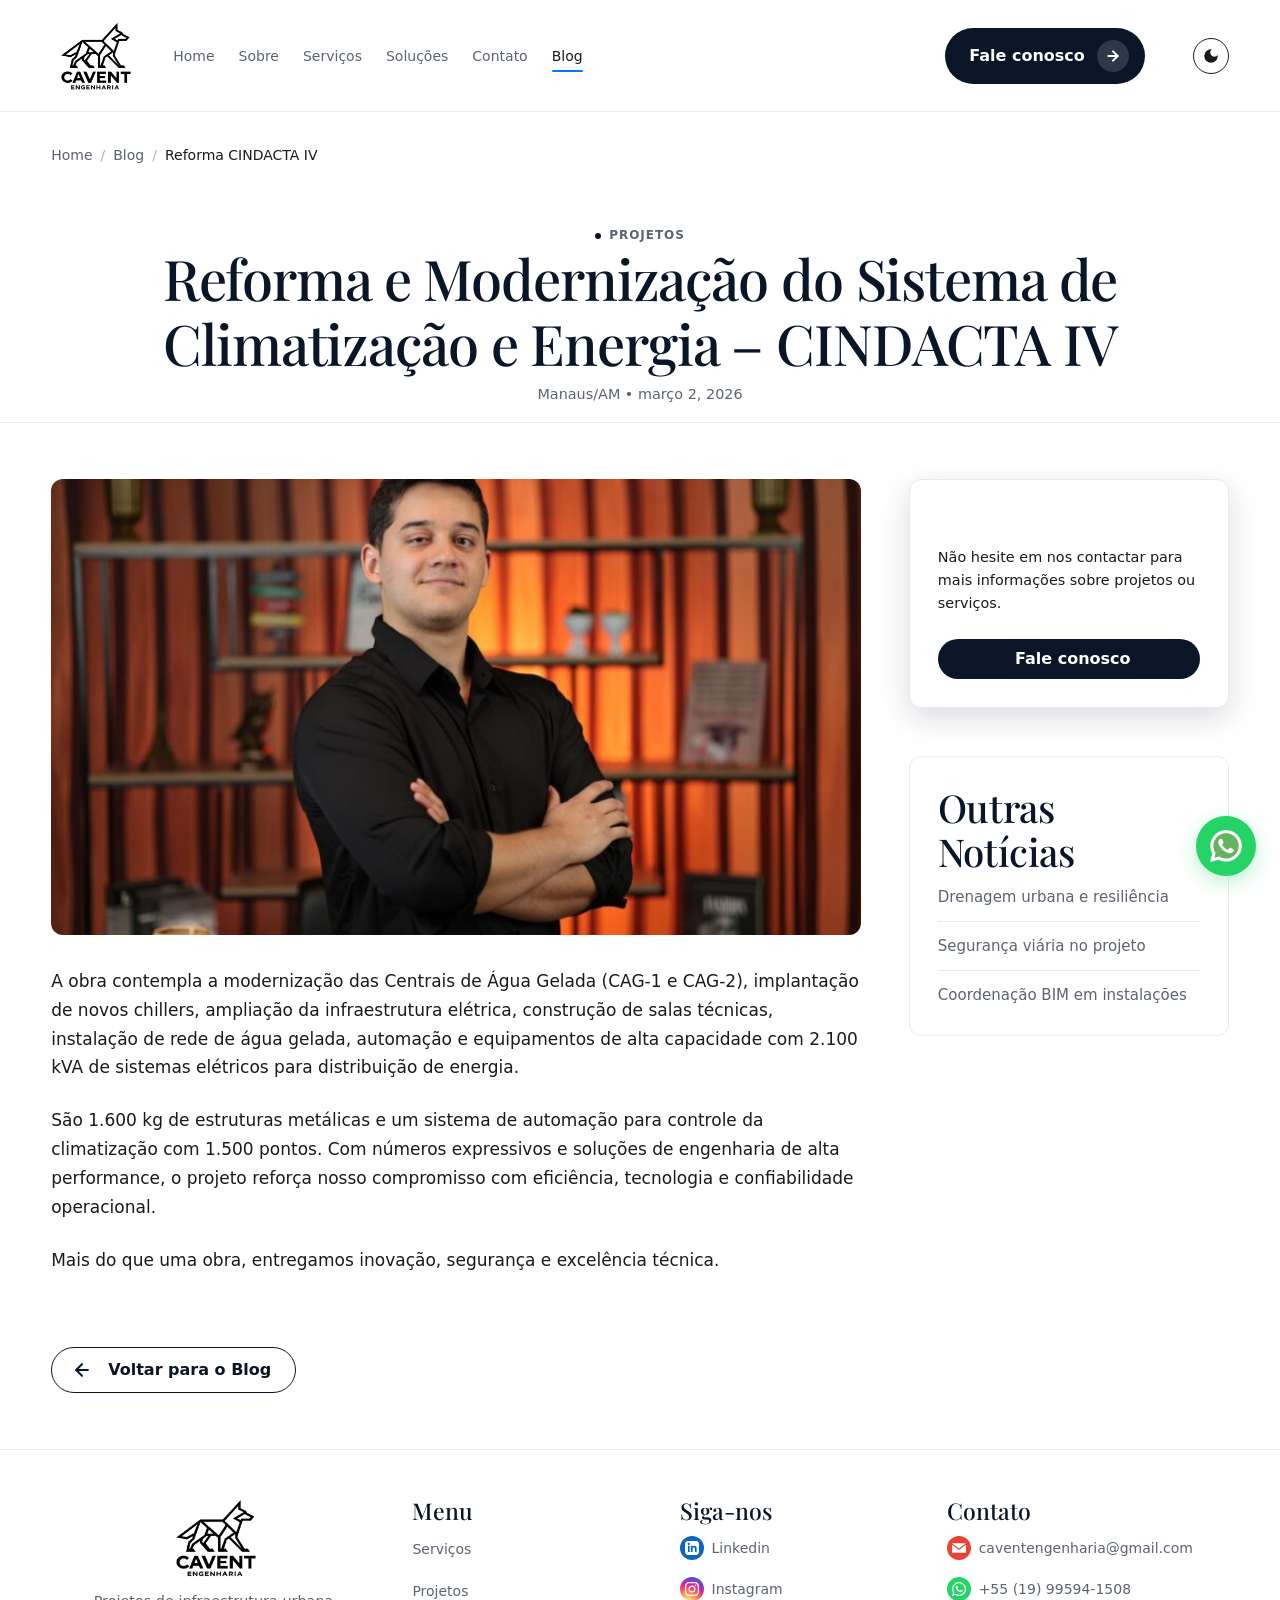
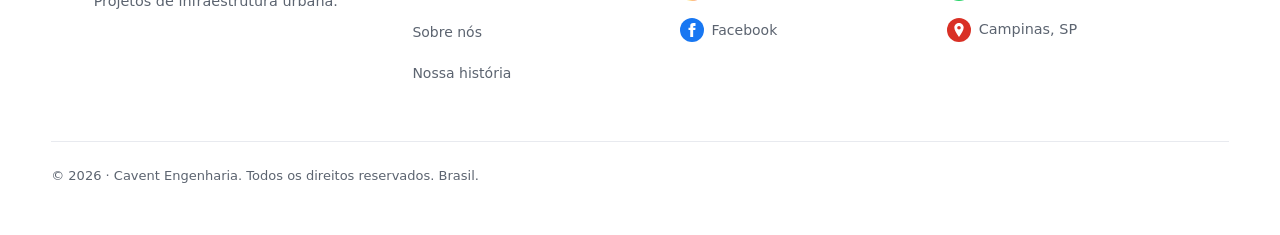
<file: blog/reforma-cindacta-iv.html>
<!DOCTYPE html>
<html lang="pt-BR">

<head>
  <meta charset="UTF-8">
  <meta name="viewport" content="width=device-width, initial-scale=1.0">
  <meta name="description" content="Reforma e Modernização do Sistema de Climatização e Energia – CINDACTA IV.">
  <link rel="icon" href="../assets/favicon.png" type="image/png" sizes="any">
  <link rel="apple-touch-icon" href="../assets/favicon.png">
  <title>Reforma e Modernização CINDACTA IV | Cavent Engenharia</title>
  <link rel="preconnect" href="https://fonts.googleapis.com">
  <link rel="preconnect" href="https://fonts.gstatic.com" crossorigin>
  <link
    href="https://fonts.googleapis.com/css2?family=DM+Sans:ital,opsz,wght@0,9..40,400;0,9..40,500;0,9..40,600;0,9..40,700&family=Playfair+Display:wght@500;600&display=swap"
    rel="stylesheet">
  <link rel="stylesheet" href="../css/styles.css">
  <link rel="stylesheet" href="../css/animations.css">
  <script>
    if (localStorage.getItem("theme") === "dark" || (!("theme" in localStorage) && window.matchMedia("(prefers-color-scheme: dark)").matches)) {
      document.documentElement.setAttribute("data-theme", "dark");
    }
  </script>
</head>

<body>
  <header class="site-header">
    <div class="container site-header__inner">
      <a class="brand" href="../index.html">
        <img class="brand__mark" src="../assets/contact-side.png" width="40" height="40" alt="" decoding="async">
        <span class="brand__text">
          <span class="brand__name">CAVENT</span>
          <span class="brand__tag">ENGENHARIA</span>
        </span>
      </a>
      <button class="nav-toggle" type="button" data-nav-toggle aria-expanded="false" aria-controls="site-nav"
        aria-label="Abrir menu"><span></span></button>
      <nav class="nav" id="site-nav" data-nav>
        <ul class="nav__links">
          <li><a href="../index.html">Home</a></li>
          <li><a href="../sobre.html">Sobre</a></li>
          <li><a href="../servicos.html">Serviços</a></li>
          <li><a href="../solucoes.html">Soluções</a></li>
          <li><a href="../contato.html">Contato</a></li>
          <li><a href="../blog.html" class="is-active">Blog</a></li>
        </ul>
        <a class="btn btn--dark" href="../contato.html">
          Fale conosco
          <span class="btn__icon" aria-hidden="true"><svg viewBox="0 0 24 24" fill="none" stroke="currentColor" stroke-width="3" stroke-linecap="round" stroke-linejoin="round"><line x1="5" y1="12" x2="19" y2="12"></line><polyline points="12 5 19 12 12 19"></polyline></svg></span>
        </a>
        <button type="button" class="theme-toggle" aria-label="Alternar tema" data-theme-toggle>
          <svg class="icon-sun" viewBox="0 0 24 24"><path d="M12 18a6 6 0 1 1 0-12 6 6 0 0 1 0 12zM11 1h2v3h-2V1zm0 19h2v3h-2v-3zM3.515 4.929l1.414-1.414L7.05 5.636 5.636 7.05 3.515 4.93zM16.95 18.364l1.414-1.414 2.121 2.121-1.414 1.414-2.121-2.121zm2.121-14.85l1.414 1.415-2.121 2.121-1.414-1.414 2.121-2.121zM5.636 16.95l1.414 1.414-2.121 2.121-1.414-1.414 2.121-2.121zM23 11v2h-3v-2h3zM4 11v2H1v-2h3z"/></svg>
          <svg class="icon-moon" viewBox="0 0 24 24"><path d="M12 3a9 9 0 1 0 9 9c0-.46-.04-.92-.1-1.36a5.389 5.389 0 0 1-4.4 2.26 5.403 5.403 0 0 1-3.14-9.8c-.44-.06-.9-.1-1.36-.1z"/></svg>
        </button>
      </nav>
    </div>
  </header>

  <main>
    <nav class="breadcrumbs" aria-label="Breadcrumb">
      <div class="container">
        <ul>
          <li><a href="../index.html">Home</a></li>
          <li><a href="../blog.html">Blog</a></li>
          <li>Reforma CINDACTA IV</li>
        </ul>
      </div>
    </nav>

    <article class="blog-post">
      <header class="page-hero" data-reveal>
        <div class="container">
          <p class="section-label">Projetos</p>
          <h1 class="heading-serif heading-lg" style="margin-bottom: 0.5rem">Reforma e Modernização do Sistema de Climatização e Energia – CINDACTA IV</h1>
          <div class="post-meta" style="color: var(--color-text-muted); font-size: 0.9rem;">
            <span>Manaus/AM</span> • <time datetime="2026-03-02">março 2, 2026</time>
          </div>
        </div>
      </header>

      <section class="section-white">
        <div class="container blog-post-layout">
          
          <div class="post-content">
            <img src="../assets/sol-hfk.jpeg" alt="Sistema de Climatização" style="border-radius: var(--radius-md); margin-bottom: 2rem; width: 100%; aspect-ratio: 16/9; object-fit: cover;">
            
            <p>A obra contempla a modernização das Centrais de Água Gelada (CAG-1 e CAG-2), implantação de novos chillers, ampliação da infraestrutura elétrica, construção de salas técnicas, instalação de rede de água gelada, automação e equipamentos de alta capacidade com 2.100 kVA de sistemas elétricos para distribuição de energia.</p>
            
            <p>São 1.600 kg de estruturas metálicas e um sistema de automação para controle da climatização com 1.500 pontos. Com números expressivos e soluções de engenharia de alta performance, o projeto reforça nosso compromisso com eficiência, tecnologia e confiabilidade operacional.</p>
            
            <p>Mais do que uma obra, entregamos inovação, segurança e excelência técnica.</p>
            
            <a href="../blog.html" class="post-back-btn">
              <svg viewBox="0 0 24 24" width="20" height="20" fill="none" stroke="currentColor" stroke-width="2.5" stroke-linecap="round" stroke-linejoin="round" style="margin-right: 4px;"><line x1="19" y1="12" x2="5" y2="12"></line><polyline points="12 19 5 12 12 5"></polyline></svg>
              Voltar para o Blog
            </a>
          </div>

          <aside class="post-sidebar">
            <div class="sidebar-widget widget-contact">
              <h3 style="margin-top: 0">Entre em contato</h3>
              <p style="font-size: 0.9rem; margin-bottom: 1.5rem">Não hesite em nos contactar para mais informações sobre projetos ou serviços.</p>
              <a href="../contato.html" class="btn btn--dark" style="width: 100%; justify-content: center">Fale conosco</a>
            </div>

            <div class="sidebar-widget widget-related">
              <h3 style="margin-top: 0">Outras Notícias</h3>
              <ul class="widget-links">
                <li><a href="drenagem-urbana-resiliencia.html">Drenagem urbana e resiliência</a></li>
                <li><a href="seguranca-viaria-projeto.html">Segurança viária no projeto</a></li>
                <li><a href="coordenacao-bim-instalacoes.html">Coordenação BIM em instalações</a></li>
              </ul>
            </div>
          </aside>

        </div>
      </section>
    </article>
  </main>

  <footer class="site-footer">
    <div class="container footer-grid">
      <div class="footer-col">
        <div class="brand" style="margin-bottom:0.75rem">
          <img class="brand__mark" src="../assets/contact-side.png" width="36" height="36" alt="" decoding="async">
          <span class="brand__text"><span class="brand__name">CAVENT ENGENHARIA</span></span>
        </div>
        <p style="color:var(--color-text-muted);font-size:0.9rem;margin:0">Projetos de infraestrutura urbana.</p>
      </div>
      <div class="footer-col">
        <h4>Menu</h4>
        <ul class="footer-links">
          <li><a href="../servicos.html">Serviços</a></li>
          <li><a href="../index.html#projetos">Projetos</a></li>
          <li><a href="../sobre.html">Sobre nós</a></li>
          <li><a href="../index.html#historia">Nossa história</a></li>
        </ul>
      </div>
      <div class="footer-col">
        <h4>Siga-nos</h4>
        <ul class="footer-links">
          <li><a href="https://www.linkedin.com" rel="noopener noreferrer" target="_blank"><span class="icon-rounded icon-ln"><svg viewBox="0 0 24 24"><path d="M19 0h-14c-2.761 0-5 2.239-5 5v14c0 2.761 2.239 5 5 5h14c2.762 0 5-2.239 5-5v-14c0-2.761-2.238-5-5-5zm-11 19h-3v-11h3v11zm-1.5-12.268c-.966 0-1.75-.79-1.75-1.764s.784-1.764 1.75-1.764 1.75.79 1.75 1.764-.783 1.764-1.75 1.764zm13.5 12.268h-3v-5.604c0-3.368-4-3.113-4 0v5.604h-3v-11h3v1.765c1.396-2.586 7-2.777 7 2.476v6.759z"/></svg></span> Linkedin</a></li>
          <li><a href="https://www.instagram.com" rel="noopener noreferrer" target="_blank"><span class="icon-rounded icon-ig"><svg viewBox="0 0 24 24"><path d="M12 2.163c3.204 0 3.584.012 4.85.07 3.252.148 4.771 1.691 4.919 4.919.058 1.265.069 1.645.069 4.849 0 3.205-.012 3.584-.069 4.849-.149 3.225-1.664 4.771-4.919 4.919-1.266.058-1.644.07-4.85.07-3.204 0-3.584-.012-4.849-.07-3.26-.149-4.771-1.699-4.919-4.92-.058-1.265-.07-1.644-.07-4.849 0-3.204.013-3.583.07-4.849.149-3.227 1.664-4.771 4.919-4.919 1.266-.057 1.645-.069 4.849-.069zm0-2.163c-3.259 0-3.667.014-4.947.072-4.358.2-6.78 2.618-6.98 6.98-.059 1.281-.073 1.689-.073 4.948 0 3.259.014 3.668.072 4.948.2 4.358 2.618 6.78 6.98 6.98 1.281.058 1.689.072 4.948.072 3.259 0 3.668-.014 4.948-.072 4.354-.2 6.782-2.618 6.979-6.98.059-1.28.073-1.689.073-4.948 0-3.259-.014-3.667-.072-4.947-.196-4.354-2.617-6.78-6.979-6.98-1.281-.059-1.69-.073-4.949-.073zm0 5.838c-3.403 0-6.162 2.759-6.162 6.162s2.759 6.163 6.162 6.163 6.162-2.759 6.162-6.163c0-3.403-2.759-6.162-6.162-6.162zm0 10.162c-2.209 0-4-1.79-4-4 0-2.209 1.791-4 4-4s4 1.791 4 4c0 2.21-1.791 4-4 4zm6.406-11.845c-.796 0-1.441.645-1.441 1.44s.645 1.44 1.441 1.44c.795 0 1.439-.645 1.439-1.44s-.644-1.44-1.439-1.44z"/></svg></span> Instagram</a></li>
          <li><a href="https://www.facebook.com" rel="noopener noreferrer" target="_blank"><span class="icon-rounded icon-icon-fb"><svg viewBox="0 0 24 24"><path d="M9 8h-3v4h3v12h5v-12h3.642l.358-4h-4v-1.667c0-.955.192-1.333 1.115-1.333h2.885v-5h-3.808c-3.596 0-5.192 1.583-5.192 4.615v3.385z"/></svg></span> Facebook</a></li>
        </ul>
      </div>
      <div class="footer-col">
        <h4>Contato</h4>
        <ul class="footer-links">
          <li><a href="mailto:caventengenharia@gmail.com"><span class="icon-rounded icon-email"><svg viewBox="0 0 24 24"><path d="M12 12.713l11.985-8.713h-23.97l11.985 8.713zm0 2.574l-12-8.725v13.438h24v-13.438l-12 8.725z"/></svg></span> caventengenharia@gmail.com</a></li>
          <li><a href="tel:+5519995941508"><span class="icon-rounded icon-phone"><svg viewBox="0 0 24 24"><path d="M.057 24l1.687-6.163c-1.041-1.804-1.588-3.849-1.587-5.946.003-6.556 5.338-11.891 11.893-11.891 3.181.001 6.167 1.24 8.413 3.488 2.245 2.248 3.481 5.236 3.48 8.414-.003 6.557-5.338 11.892-11.893 11.892-1.99-.001-3.951-.5-5.688-1.448l-6.305 1.654zm6.597-3.807c1.676.995 3.276 1.591 5.392 1.592 5.448 0 9.888-4.434 9.889-9.885.002-5.462-4.415-9.89-9.881-9.892-5.452 0-9.887 4.434-9.889 9.884-.001 2.225.651 3.891 1.746 5.634l-.999 3.648 3.742-.981zm11.387-5.464c-.074-.124-.272-.198-.57-.347-.297-.149-1.758-.868-2.031-.967-.272-.099-.47-.149-.669.149-.198.297-.768.967-.941 1.165-.173.198-.347.223-.644.074-.297-.149-1.255-.462-2.39-1.475-.883-.788-1.48-1.761-1.653-2.059-.173-.297-.018-.458.13-.606.134-.133.297-.347.446-.521.151-.172.2-.296.3-.495.099-.198.05-.372-.025-.521-.075-.148-.669-1.611-.916-2.206-.242-.579-.487-.501-.669-.51l-.57-.01c-.198 0-.52.074-.792.347-.272.297-1.04 1.016-1.04 2.479 0 1.462 1.065 2.876 1.213 3.074.149.198 2.095 3.2 5.076 4.487.709.306 1.263.489 1.694.626.712.226 1.36.194 1.872.118.571-.085 1.758-.719 2.006-1.413.248-.695.248-1.29.173-1.414z"/></svg></span> +55 (19) 99594-1508</a></li>
          <li><span class="contact-item" style="color: var(--color-text-muted); font-size: 0.9rem;"><span class="icon-rounded icon-loc"><svg viewBox="0 0 24 24"><path d="M12 0c-4.198 0-8 3.403-8 7.602 0 4.198 3.469 9.21 8 16.398 4.531-7.188 8-12.2 8-16.398 0-4.199-3.801-7.602-8-7.602zm0 11c-1.657 0-3-1.343-3-3s1.343-3 3-3 3 1.343 3 3-1.343 3-3 3z"/></svg></span> Campinas, SP</span></li>
        </ul>
      </div>
    </div>
    <div class="container footer-bottom">© 2026 · Cavent Engenharia. Todos os direitos reservados. Brasil.</div>
  </footer>
  <a href="https://wa.me/5519995941508?text=Olá,%20vim%20pelo%20site%20e%20gostaria%20de%20saber%20mais%20sobre%20os%20serviços%20da%20Cavent%20Engenharia." class="whatsapp-float" target="_blank" rel="noopener noreferrer" aria-label="Fale conosco pelo WhatsApp">
    <img src="../assets/logo-mark.webp" alt="WhatsApp">
  </a>
  <script src="../js/main.js" defer></script>
</body>

</html>
</file>
<file: css/styles.css>
/* Desenvolvido por Lucas Pereira (https://www.linkedin.com/in/lucasadmpereira/) e Eduardo Serpa (https://www.linkedin.com/in/eduardo-serpa/) */
:root {
  --color-navy: #0a1628;
  --color-navy-soft: #111f36;
  --color-text: #1a1a1a;
  --color-text-muted: #5c6470;
  --color-border: #e8eaef;
  --color-surface: #f6f7f9;
  --color-white: #ffffff;
  --color-accent: #7fb238;
  --color-accent-soft: #e8f2d9;
  --color-accent-glow: rgba(127, 178, 56, 0.35);
  --radius-lg: 20px;
  --radius-md: 12px;
  --radius-sm: 8px;
  --radius-pill: 99px;
  --shadow-soft: 0 16px 48px rgba(10, 22, 40, 0.08);
  --font-sans: "Roboto", system-ui, sans-serif, system-ui, sans-serif;
  --font-serif: "Playfair Display", Georgia, serif;
  --color-primary: var(--color-navy);
  --color-primary-rgb: 10, 22, 40;
  --container: min(1200px, 92vw);
  --header-h: 112px;
}
:root[data-theme="dark"] {
  --color-navy: #f6f7f9;
  --color-navy-soft: #e8eaef;
  --color-text: #e8eaef;
  --color-text-muted: #9ba3b0;
  --color-border: #2a3441;
  --color-surface: #111f36;
  --color-white: #0a1628;
  --color-accent: #8bc34a;
  --color-accent-soft: rgba(139, 195, 74, 0.15);
  --color-accent-glow: rgba(139, 195, 74, 0.25);
  --shadow-soft: 0 18px 50px rgba(0, 0, 0, 0.5);
}
*,
*::before,
*::after {
  box-sizing: border-box;
}
html {
  scroll-behavior: smooth;
  scroll-padding-top: calc(var(--header-h) + 1rem);
  overflow-y: scroll;
}
body {
  margin: 0;
  font-family: var(--font-sans);
  font-size: 16px;
  line-height: 1.6;
  color: var(--color-text);
  background: var(--color-white);
  -webkit-font-smoothing: antialiased;
}
img {
  max-width: 100%;
  height: auto;
  display: block;
}
a {
  color: inherit;
  text-decoration: none;
}
button {
  font: inherit;
  cursor: pointer;
  border: none;
  background: none;
}
ul {
  list-style: none;
  margin: 0;
  padding: 0;
}
.container {
  width: var(--container);
  margin-inline: auto;
}
[id] {
  scroll-margin-top: calc(var(--header-h) + 12px);
}
.section-label {
  display: inline-flex;
  align-items: center;
  gap: 0.5rem;
  font-size: 12px;
  font-weight: 600;
  letter-spacing: 0.08em;
  text-transform: uppercase;
  color: var(--color-navy);
}
.section-label::before {
  content: "";
  width: 6px;
  height: 6px;
  border-radius: 50%;
  background: var(--color-navy);
}
h1, h2, h3, h4, h5, h6 {
  font-family: var(--font-serif);
  font-weight: 500;
  line-height: 1.15;
  margin-top: 0;
  margin-bottom: 0.75rem;
  color: var(--color-navy);
}
html[data-theme='dark'] h1,
html[data-theme='dark'] h2,
html[data-theme='dark'] h3,
html[data-theme='dark'] h4,
html[data-theme='dark'] h5,
html[data-theme='dark'] h6 {
  color: var(--color-text);
}
h1 { font-size: clamp(32px, 5vw, 56px); letter-spacing: -0.02em; }
h2 { font-size: clamp(26px, 4vw, 48px); letter-spacing: -0.015em; }
h3 { font-size: clamp(22px, 3vw, 40px); letter-spacing: -0.01em; }
h4 { font-size: clamp(18px, 1.8vw, 24px); }
h5 { font-size: clamp(16px, 1.5vw, 20px); }
h6 { font-size: 16px; }
.text-lg {
  font-size: 18px;
  line-height: 1.6;
}
.text-center {
  text-align: center;
}
.mt-0 {
  margin-top: 0;
}
.site-header {
  --color-text: #1a1a1a;
  --color-text-muted: #5c6470;
  --color-border: #e8eaef;
  --color-surface: #f6f7f9;
  --color-navy: #0a1628;
  --color-white: #ffffff;
  position: sticky;
  top: 0;
  z-index: 50;
  height: var(--header-h);
  background: rgba(255, 255, 255, 0.92);
  color: var(--color-text);
  backdrop-filter: blur(12px);
  border-bottom: 1px solid var(--color-border);
}
html[data-theme="dark"] .site-header {
  background: #4b5563;
  border-bottom-color: rgba(255, 255, 255, 0.1);
  --color-text: #ffffff;
  --color-text-muted: #d1d5db;
  --color-border: rgba(255, 255, 255, 0.1);
}
.site-header__inner {
  height: 100%;
  display: flex;
  align-items: center;
  justify-content: space-between;
  gap: 2rem;
}
.brand {
  display: flex;
  align-items: center;
  gap: 0.5rem;
}
.brand__mark {
  flex-shrink: 0;
  display: block;
  object-fit: contain;
}
.site-header .brand__mark {
  width: 90px;
  height: 90px;
  padding: 10px 0;
}
.site-footer .brand__mark {
  width: 60px;
  height: 60px;
}
.brand__text {
  display: none;
}
.brand__name {
  font-weight: 700;
  font-size: 15px;
  letter-spacing: 0.04em;
}
.brand__tag {
  font-size: 12px;
  letter-spacing: 0.18em;
  color: var(--color-text-muted);
  text-transform: uppercase;
}
.nav {
  display: flex;
  align-items: center;
  gap: 2rem;
  flex: 1;
}
.nav__links {
  display: flex;
  align-items: center;
  gap: 1.5rem;
  margin-right: auto;
}
.nav__links a {
  font-size: 14px;
  font-weight: 500;
  color: var(--color-text-muted);
  position: relative;
  padding-block: 0.25rem;
}
.nav__links a:hover,
.nav__links a.is-active {
  color: var(--color-text);
}
.nav__links a.is-active::after {
  content: "";
  position: absolute;
  left: 0;
  right: 0;
  bottom: -4px;
  height: 2px;
  border-radius: 2px;
  background: #007bff;
}
.btn {
  display: inline-flex;
  align-items: center;
  gap: 0.75rem;
  padding: 0.75rem 1rem 0.75rem 1.5rem;
  border-radius: var(--radius-pill);
  font-weight: 600;
  font-size: 16px;
  line-height: 1;
  white-space: nowrap;
  transition: transform 0.3s var(--ease-spring, ease), box-shadow 0.3s ease, background 0.25s ease;
}
.btn--dark {
  background: #0a1628;
  color: #ffffff;
}
.btn--dark:hover {
  transform: translateY(-1px);
  box-shadow: 0 12px 28px rgba(10, 22, 40, 0.25);
}
.btn--light {
  background: #ffffff;
  color: #0a1628;
  border: 1px solid #e8eaef;
}
.btn--light:hover {
  transform: translateY(-1px);
  box-shadow: 0 8px 24px rgba(0, 0, 0, 0.08);
}
.btn__icon {
  width: 32px;
  height: 32px;
  border-radius: 50%;
  display: grid;
  place-items: center;
  flex-shrink: 0;
  line-height: 1;
  overflow: hidden;
}
.btn-text {
  display: inline-flex;
  align-items: center;
  gap: 0.5rem;
  color: var(--color-primary);
  font-weight: 600;
  font-size: 0.9rem;
  margin-top: 1rem;
  cursor: pointer;
  text-decoration: none;
  transition: opacity 0.2s;
}
.btn-text .btn__icon {
  width: auto;
  height: auto;
  background: none !important;
  padding: 0;
}
.btn:hover .btn__icon svg,
.btn-text:hover .btn__icon svg {
  animation: planetary-roll 0.4s cubic-bezier(0.65, 0, 0.35, 1);
}
.btn__icon svg {
  width: 16px;
  height: 16px;
  display: block;
  stroke-width: 3;
}
@keyframes planetary-roll {
  0% { transform: translateX(0); opacity: 1; }
  40% { transform: translateX(160%); opacity: 0; }
  60% { transform: translateX(-160%); opacity: 0; }
  100% { transform: translateX(0); opacity: 1; }
}
.btn--dark .btn__icon {
  background: rgba(255, 255, 255, 0.15);
}
.btn--light .btn__icon {
  background: #0a1628;
  color: #ffffff;
}
.btn--ghost {
  color: var(--color-white);
  padding-inline: 0.5rem;
}
.btn--ghost:hover {
  opacity: 0.85;
}
.btn--outline {
  background: transparent;
  color: #0a1628;
  border: 1.5px solid #0a1628;
}
.btn--outline:hover {
  background: #0a1628;
  color: #ffffff;
  transform: translateY(-1px);
  box-shadow: 0 8px 24px rgba(10, 22, 40, 0.18);
}
.btn--outline .btn__icon {
  background: rgba(10, 22, 40, 0.08);
}
.btn--outline:hover .btn__icon {
  background: rgba(255, 255, 255, 0.15);
}
.nav-toggle {
  display: none;
  width: 44px;
  height: 44px;
  border-radius: var(--radius-sm);
  align-items: center;
  justify-content: center;
  border: 1px solid var(--color-border);
}
.nav-toggle span {
  display: block;
  width: 20px;
  height: 2px;
  background: var(--color-navy);
  position: relative;
}
.nav-toggle span::before,
.nav-toggle span::after {
  content: "";
  position: absolute;
  left: 0;
  width: 20px;
  height: 2px;
  background: var(--color-navy);
}
.nav-toggle span::before {
  top: -6px;
}
.nav-toggle span::after {
  top: 6px;
}
@media (max-width: 960px) {
  .nav-toggle {
    display: flex;
  }
  .nav {
    position: fixed;
    inset: var(--header-h) 0 auto 0;
    background: #ffffff;
    color: #1a1a1a;
    border-bottom: 1px solid #e8eaef;
    padding: 1.25rem;
    flex-direction: column;
    align-items: stretch;
    transform: translateY(-120%);
    opacity: 0;
    pointer-events: none;
    transition: transform 0.28s ease, opacity 0.28s ease;
    flex: none;
    box-shadow: 0 12px 32px rgba(0, 0, 0, 0.1);
  }
  .nav.is-open {
    transform: translateY(0);
    opacity: 1;
    pointer-events: auto;
  }
  .nav__links {
    flex-direction: column;
    align-items: flex-start;
    gap: 0.75rem;
    margin-right: 0;
  }
  .nav .btn {
    justify-content: center;
  }
  .nav__links a {
    color: rgba(26, 26, 26, 0.6) !important;
  }
  .nav__links a.is-active,
  .nav__links a:hover {
    color: #1a1a1a !important;
  }
  .theme-toggle {
    margin: 1rem 0 0;
    width: 36px;
    height: 36px;
    padding: 0;
    align-self: flex-end;
    border-color: rgba(26, 26, 26, 0.3);
    color: #1a1a1a;
    margin-left: auto;
  }
  html[data-theme="dark"] .nav {
    background: #0a1628;
    color: #ffffff;
    border-bottom-color: rgba(255, 255, 255, 0.1);
    box-shadow: 0 12px 32px rgba(0, 0, 0, 0.4);
  }
  html[data-theme="dark"] .nav .nav__links a {
    color: rgba(255, 255, 255, 0.6) !important;
  }
  html[data-theme="dark"] .nav .nav__links a.is-active,
  html[data-theme="dark"] .nav .nav__links a:hover {
    color: #ffffff !important;
  }
  html[data-theme="dark"] .nav .theme-toggle {
    border-color: rgba(255, 255, 255, 0.35);
    color: #ffffff;
  }
}
.hero {
  padding: 2rem 0 3rem;
}
.hero__card {
  background: linear-gradient(135deg, var(--color-navy) 0%, var(--color-navy-soft) 100%);
  border-radius: var(--radius-lg);
  padding: 32px;
  display: grid;
  grid-template-columns: 1fr 1fr;
  gap: 2rem;
  align-items: center;
  color: var(--color-white);
  overflow: hidden;
}
.hero__title {
  font-family: var(--font-serif);
  font-size: clamp(28px, 4.5vw, 56px);
  font-weight: 500;
  line-height: 1.12;
  margin: 0 0 1rem;
  color: var(--color-white);
}
.hero__lead { color: var(--color-white); opacity: 0.85; font-size: clamp(15px, 2vw, 18px); max-width: 32ch; margin-bottom: 2rem; }
html[data-theme='dark'] .hero__title {
  color: #1a1a1a !important;
}
html[data-theme='dark'] .hero__lead {
  color: #1a1a1a !important;
  opacity: 1;
}
html[data-theme='dark'] .btn--ghost {
  color: #1a1a1a !important;
}
html[data-theme='dark'] .btn--dark {
  background: #ffffff;
  color: #0a1628;
}
html[data-theme='dark'] .btn--dark:hover {
  box-shadow: 0 12px 28px rgba(255, 255, 255, 0.12);
}
html[data-theme='dark'] .btn--dark .btn__icon {
  background: rgba(10, 22, 40, 0.08);
}
html[data-theme='dark'] .btn--light {
  background: #111f36;
  color: #e8eaef;
  border-color: #2a3441;
}
html[data-theme='dark'] .btn--light:hover {
  box-shadow: 0 8px 24px rgba(0, 0, 0, 0.3);
}
html[data-theme='dark'] .btn--light .btn__icon {
  background: rgba(255, 255, 255, 0.12);
  color: #e8eaef;
}
html[data-theme='dark'] .btn--outline {
  color: #e8eaef;
  border-color: #e8eaef;
}
html[data-theme='dark'] .btn--outline:hover {
  background: #e8eaef;
  color: #0a1628;
  box-shadow: 0 8px 24px rgba(255, 255, 255, 0.1);
}
html[data-theme='dark'] .btn--outline .btn__icon {
  background: rgba(232, 234, 239, 0.1);
}
html[data-theme='dark'] .btn--outline:hover .btn__icon {
  background: rgba(10, 22, 40, 0.08);
}
.hero__actions {
  display: flex;
  flex-wrap: wrap;
  align-items: center;
  gap: 0.75rem 1.25rem;
}
.hero__media {
  border-radius: var(--radius-sm);
  overflow: hidden;
  box-shadow: 0 24px 60px rgba(0, 0, 0, 0.35);
}
.hero__media img {
  width: 100%;
  height: 100%;
  object-fit: cover;
  aspect-ratio: 4/3;
}
@media (max-width: 880px) {
  .hero__card {
    grid-template-columns: 1fr;
    padding: 24px;
  }
  .hero__media {
    order: -1;
  }
}
@media (max-width: 480px) {
  .hero__card {
    padding: 16px;
  }
  .hero__actions {
    flex-direction: column;
    align-items: stretch;
  }
  .hero__actions .btn {
    justify-content: center;
  }
}
.clients {
  padding: 2.5rem 0 3rem;
  overflow: hidden;
}
.clients__head {
  text-align: center;
  margin-bottom: 1.75rem;
}
.clients__marquee {
  width: 100%;
  overflow: hidden;
  position: relative;
  mask-image: linear-gradient(to right, transparent, black 15%, black 85%, transparent);
  -webkit-mask-image: linear-gradient(to right, transparent, black 15%, black 85%, transparent);
}
.clients__marquee.is-visible {
  padding: 16px;
}
.marquee-content {
  display: flex;
  align-items: center;
  gap: 4rem;
  width: max-content;
  animation: scroll-marquee 25s linear infinite;
}
.marquee-content:hover {
  animation-play-state: paused;
}
.client-logo {
  height: 48px;
  width: auto;
  max-width: 180px;
  object-fit: contain;
  transition: all 0.3s ease;
}
.client-logo:hover {
  transform: scale(1.05);
}
html[data-theme="dark"] .client-logo {
  background: transparent;
  padding: 0;
  border-radius: 0;
  filter: brightness(0) invert(0.8);
  opacity: 0.6;
}
html[data-theme="dark"] .client-logo:hover {
  filter: brightness(0) invert(1);
  opacity: 1;
}
html[data-theme="dark"] .timeline__media img[src*="logo"],
html[data-theme="dark"] .timeline__media img[src*="contact-side"],
html[data-theme="dark"] .brand__mark {
  filter: brightness(0) invert(1);
}
@keyframes scroll-marquee {
  to {
    transform: translateX(calc(-50% - 2rem));
  }
}
.compare {
  padding: 2rem 0 3.5rem;
}
.compare__intro {
  max-width: 720px;
  margin: 0 auto 2.5rem;
  text-align: center;
}
.compare__intro p {
  color: var(--color-text-muted);
  margin-top: 0.75rem;
}
.compare__grid {
  display: grid;
  grid-template-columns: 1fr 1fr;
  gap: 1.5rem;
}
.card-compare {
  border-radius: var(--radius-md);
  padding: 2rem;
  border: 1px solid var(--color-border);
  background: var(--color-white);
}
.card-compare--muted {
  background: linear-gradient(160deg, #fafbfc 0%, #f0f2f5 100%);
}
html[data-theme="dark"] .card-compare--muted {
  background: linear-gradient(160deg, var(--color-surface) 0%, var(--color-white) 100%);
}
.card-compare--accent {
  background: linear-gradient(145deg, #f5fbe9 0%, #ffffff 55%);
  border-color: rgba(127, 178, 56, 0.45);
  box-shadow: 0 0 0 1px rgba(127, 178, 56, 0.08), 0 20px 40px var(--color-accent-glow);
}
html[data-theme="dark"] .card-compare--accent {
  background: linear-gradient(145deg, var(--color-accent-soft) 0%, var(--color-surface) 55%);
}
.card-compare h3 {
  letter-spacing: -0.01em;
}
.compare-list li {
  display: grid;
  grid-template-columns: auto 1fr;
  gap: 0.75rem;
  margin-bottom: 1.1rem;
}
.compare-list li:last-child {
  margin-bottom: 0;
}
.compare-list strong {
  display: block;
  font-size: 15px;
  margin-bottom: 0.2rem;
}
.compare-list p {
  margin: 0;
  font-size: 14px;
  color: var(--color-text-muted);
}
.card-compare--accent .compare-list p {
  color: var(--color-text);
}
.icon-check {
  width: 22px;
  height: 22px;
  border-radius: 50%;
  flex-shrink: 0;
  margin-top: 2px;
  display: flex;
  align-items: center;
  justify-content: center;
}
.icon-check::after {
  content: "";
  width: 12px;
  height: 12px;
  background-image: url("data:image/svg+xml,%3Csvg xmlns='http://www.w3.org/2000/svg' viewBox='0 0 24 24' fill='none' stroke='white' stroke-width='3.5' stroke-linecap='round' stroke-linejoin='round'%3E%3Cpolyline points='20 6 9 17 4 12'%3E%3C/polyline%3E%3C/svg%3E");
  background-size: contain;
  background-repeat: no-repeat;
  background-position: center;
}
.icon-check--grey {
  background: #d5d9e0;
}
.icon-check--green {
  background: var(--color-accent);
}
@media (max-width: 800px) {
  .compare__grid {
    grid-template-columns: 1fr;
  }
  .comparison-table-wrapper {
    overflow-x: auto;
    -webkit-overflow-scrolling: touch;
  }
}
.section-surface {
  background: var(--color-surface);
  padding: 3.5rem 0;
}
.section-white {
  padding: 3.5rem 0;
}
.section-intro {
  text-align: center;
  max-width: 640px;
  margin: 0 auto 2.5rem;
}
.section-intro p {
  color: var(--color-text-muted);
  margin-top: 0.75rem;
}
.carousel {
  position: relative;
  max-width: 100%;
  margin: 0 auto;
}
.carousel__viewport {
  overflow: hidden;
}
.carousel__track {
  position: relative;
  display: block;
}
.carousel__track::before {
  content: "";
  display: block;
  width: 85%;
  aspect-ratio: 16 / 10;
}
.carousel__slide {
  position: absolute;
  top: 50%;
  left: 50%;
  width: 85%;
  transform: translate(-50%, -50%);
  opacity: 0;
  pointer-events: none;
  transition: transform 0.6s cubic-bezier(0.22, 1, 0.36, 1), opacity 0.6s ease;
  z-index: 1;
}
@media (min-width: 768px) {
  .carousel__track::before,
  .carousel__slide {
    width: 55%;
  }
}
.carousel-card {
  position: relative;
  border-radius: var(--radius-md);
  overflow: hidden;
  box-shadow: var(--shadow-soft);
}
.carousel-card img {
  width: 100%;
  aspect-ratio: 16 / 10;
  object-fit: cover;
}
.carousel-card__body {
  position: absolute;
  inset: auto 0 0 0;
  padding: 2rem;
  background: linear-gradient(to top, rgba(10, 22, 40, 0.92), transparent);
  color: #ffffff;
}
.carousel-card__body h3 {
  letter-spacing: -0.01em;
  color: var(--color-white);
}
.carousel-card__body p {
  margin: 0;
  font-size: 14px;
  line-height: 1.55;
  color: rgba(255, 255, 255, 0.88);
  display: -webkit-box;
  -webkit-line-clamp: 3;
  -webkit-box-orient: vertical;
  overflow: hidden;
  text-overflow: ellipsis;
}
.carousel__btn {
  position: absolute;
  top: 50%;
  transform: translateY(-50%);
  width: 48px;
  height: 48px;
  border-radius: 50%;
  background: rgba(255, 255, 255, 0.92);
  border: 1px solid var(--color-border);
  display: grid;
  place-items: center;
  box-shadow: var(--shadow-soft);
  z-index: 2;
  overflow: hidden;
  transition: background 0.2s, transform 0.2s;
}
.carousel__btn:hover {
  background: var(--color-white);
  transform: translateY(-50%) scale(1.05);
}
.carousel__btn svg {
  width: 16px;
  height: 16px;
  stroke-width: 3;
  display: block;
}
.carousel__btn:hover svg {
  animation: planetary-roll-right 0.4s cubic-bezier(0.65, 0, 0.35, 1);
}
.carousel__btn--prev:hover svg {
  animation: planetary-roll-left 0.4s cubic-bezier(0.65, 0, 0.35, 1);
}
@keyframes planetary-roll-right {
  0% { transform: translateX(0); opacity: 1; }
  40% { transform: translateX(200%); opacity: 0; }
  60% { transform: translateX(-200%); opacity: 0; }
  100% { transform: translateX(0); opacity: 1; }
}
@keyframes planetary-roll-left {
  0% { transform: translateX(0); opacity: 1; }
  40% { transform: translateX(-200%); opacity: 0; }
  60% { transform: translateX(200%); opacity: 0; }
  100% { transform: translateX(0); opacity: 1; }
}
.carousel__btn--prev {
  left: calc(7.5% - 24px);
}
.carousel__btn--next {
  right: calc(7.5% - 24px);
}
@media (max-width: 960px) {
  .carousel__btn--prev {
    left: 4px;
  }
  .carousel__btn--next {
    right: 4px;
  }
}
@media (min-width: 768px) {
  .carousel__btn--prev {
    left: calc(22.5% - 24px);
  }
  .carousel__btn--next {
    right: calc(22.5% - 24px);
  }
}
.stats-bar {
  background: var(--color-surface);
  padding: 2.25rem 0;
  border-block: 1px solid var(--color-border);
}
.stats-bar__grid {
  display: grid;
  grid-template-columns: repeat(3, 1fr);
  gap: 1rem;
  text-align: center;
}
.stats-bar__num {
  font-size: 44px;
  font-weight: 700;
  letter-spacing: -0.03em;
}
.stats-bar__label {
  font-size: 14px;
  color: var(--color-text-muted);
}
@media (max-width: 600px) {
  .stats-bar__grid {
    grid-template-columns: 1fr;
  }
}
.timeline-section {
  padding: 3rem 0 4rem;
}
.timeline-cta {
  text-align: center;
  margin-top: 1.5rem;
}
.timeline {
  position: relative;
  max-width: 900px;
  margin: 3rem auto 0;
  padding-left: 0;
}
.timeline::before {
  content: "";
  position: absolute;
  left: 50%;
  top: 0;
  bottom: 0;
  width: 2px;
  background: linear-gradient(var(--color-accent-soft), var(--color-accent));
  transform: translateX(-50%);
  opacity: 0.5;
}
.timeline__row {
  display: grid;
  grid-template-columns: 1fr auto 1fr;
  gap: 1.5rem;
  align-items: center;
  margin-bottom: 3rem;
}
.timeline__row:last-child {
  margin-bottom: 0;
}
.timeline__marker {
  width: 48px;
  height: 48px;
  border-radius: 50%;
  background: var(--color-accent);
  color: var(--color-white);
  font-weight: 700;
  display: grid;
  place-items: center;
  z-index: 1;
  box-shadow: 0 8px 24px var(--color-accent-glow);
}
.timeline__content {
  padding: 0.5rem;
}
.timeline__content h4 {
  margin-top: 0;
  margin-bottom: 0.5rem;
}
.timeline__content p {
  margin: 0;
  color: var(--color-text-muted);
  font-size: 15px;
}
.timeline__media img {
  border-radius: var(--radius-md);
  width: 100%;
  object-fit: cover;
  aspect-ratio: 16/10;
}
  -webkit-mask-position: center;
  mask-position: center;
}
.timeline__row--flip .timeline__content:first-child {
  order: 1;
  text-align: right;
}
.timeline__row--flip .timeline__marker {
  order: 2;
}
.timeline__row--flip .timeline__media:last-child,
.timeline__row--flip .timeline__content:last-child {
  order: 3;
}
@media (max-width: 800px) {
  .timeline::before {
    left: 24px;
  }
  .timeline__row {
    grid-template-columns: 1fr;
    gap: 1rem;
    padding-left: 64px;
  }
  .timeline__marker {
    margin-left: -64px;
    order: 1;
  }
  .timeline__content {
    order: 3;
  }
  .timeline__media {
    order: 2;
  }
  .timeline__row--flip .timeline__content:first-child {
    text-align: left;
    order: 3;
  }
}
.team-slab {
  background: var(--color-surface);
  border-radius: var(--radius-lg) var(--radius-lg) 0 0;
  padding: 3rem 0 4rem;
}
.team-card {
  display: grid;
  grid-template-columns: 1fr 1fr;
  gap: 2rem;
  align-items: center;
  max-width: 900px;
  margin: 2rem auto 0;
  padding: 0 1rem;
}
.team-card--reverse {
  direction: rtl;
}
.team-card--reverse>* {
  direction: ltr;
}
.team-card__text h4 {
  margin: 0 0 0.35rem;
}
.team-card__text .role {
  color: var(--color-text-muted);
  font-weight: 500;
  margin-bottom: 1rem;
}
.team-card__text p {
  color: var(--color-text-muted);
  margin: 0;
}
.team-card__photo img {
  border-radius: var(--radius-md);
  width: 100%;
  object-fit: cover;
  aspect-ratio: 4/5;
  max-height: 420px;
}
@media (max-width: 768px) {
  .team-card,
  .team-card--reverse {
    grid-template-columns: 1fr;
    direction: ltr;
  }
  .team-card__photo img {
    max-height: 360px;
    aspect-ratio: 3/4;
  }
}
.contact-media {
  display: flex;
  overflow: hidden;
}
.map-full {
  width: 100%;
  height: 480px;
  background: var(--color-surface);
}
.map-wrap {
  width: 100%;
  border: 1px solid var(--color-border);
  border-radius: var(--radius-md);
  display: block;
  filter: grayscale(0.2);
}
.map-full .map-wrap {
  height: 100%;
}
.contact-grid {
  display: grid;
  grid-template-columns: 1fr 1fr;
  gap: 2.5rem;
  align-items: start;
  padding: 3rem 0;
}
.form-grid {
  display: grid;
  grid-template-columns: 1fr 1fr;
  gap: 1rem;
}
.form-field {
  display: flex;
  flex-direction: column;
  gap: 0.5rem;
}
.form-field--full {
  grid-column: 1 / -1;
}
.form-field label {
  font-size: 13px;
  font-weight: 600;
  color: var(--color-text-muted);
}
.form-field input,
.form-field textarea {
  border: 1px solid transparent;
  background: var(--color-border);
  border-radius: var(--radius-md);
  padding: 1rem;
  font: inherit;
  color: var(--color-text);
  transition: border-color 0.2s, box-shadow 0.2s;
}
.form-field input:focus,
.form-field textarea:focus {
  outline: none;
  border-color: var(--color-accent);
  box-shadow: 0 0 0 3px var(--color-accent-soft);
}
.form-field textarea {
  min-height: 140px;
  resize: vertical;
}
.contact-photo {
  display: flex;
  align-items: center;
  justify-content: center;
}
.contact-photo img {
  width: 50%;
  max-width: 400px;
  object-fit: contain;
  transition: filter 0.3s ease;
}
html[data-theme="dark"] .contact-photo img {
  filter: brightness(0) invert(1);
}
.form-status {
  margin-top: 1rem;
  font-size: 14px;
  font-weight: 600;
}
.form-status--ok {
  color: var(--color-accent);
}
.form-status--err {
  color: #c0392b;
}
@media (max-width: 900px) {
  .contact-grid {
    grid-template-columns: 1fr;
  }
  .contact-photo img {
    min-height: 300px;
  }
}
@media (max-width: 560px) {
  .form-grid {
    grid-template-columns: 1fr;
  }
}
.site-footer {
  border-top: 1px solid var(--color-border);
  padding: 3rem 0 1.5rem;
}
.footer-grid {
  display: grid;
  grid-template-columns: 1.4fr 1fr 1fr 1.2fr;
  gap: 2rem;
  margin-bottom: 2.5rem;
}
.footer-col:first-child {
  text-align: center;
  display: flex;
  flex-direction: column;
  align-items: center;
}
.footer-col:first-child .brand {
  justify-content: center;
}
.footer-col:first-child .brand__mark {
  width: 80px;
  height: 80px;
}
.footer-col a,
.footer-col p {
  display: block;
  font-size: 14px;
  color: var(--color-text-muted);
  margin-bottom: 0.5rem;
}
.footer-col a:hover {
  color: var(--color-text);
}
.footer-links li {
  margin-bottom: 0.55rem;
}
.footer-links li a,
.footer-links li .contact-item {
  display: inline-flex;
  align-items: center;
  gap: 0.5rem;
}
.icon-rounded {
  display: flex;
  align-items: center;
  justify-content: center;
  width: 24px;
  height: 24px;
  border-radius: 50%;
  color: #fff;
  flex-shrink: 0;
}
.icon-rounded svg {
  width: 14px;
  height: 14px;
  fill: currentColor;
}
.icon-ln {
  background-color: #0A66C2;
}
.icon-ig {
  background: radial-gradient(circle at 30% 107%, #fdf497 0%, #fdf497 5%, #fd5949 45%, #d6249f 60%, #285AEB 90%);
}
.icon-icon-fb {
  background-color: #1877F2;
}
.icon-email {
  background-color: #EA4335;
}
.icon-phone {
  background-color: #25D366;
}
.icon-loc {
  background-color: #D93025;
}
.footer-bottom {
  display: flex;
  justify-content: space-between;
  align-items: center;
  flex-wrap: wrap;
  gap: 1rem;
  font-size: 13px;
  color: var(--color-text-muted);
  padding: 1.5rem 0;
  border-top: 1px solid var(--color-border);
}
.footer-credit {
  font-size: 12px;
  opacity: 0.7;
}
.footer-credit a {
  color: inherit;
  text-decoration: none;
  transition: opacity 0.2s, color 0.2s;
  font-weight: 500;
}
.footer-credit a:hover {
  opacity: 1;
  color: var(--color-primary);
}
@media (max-width: 640px) {
  .footer-bottom {
    flex-direction: column;
    text-align: center;
  }
}
.icon-inline {
  display: inline-flex;
  align-items: center;
  gap: 0.5rem;
}
.blog-grid {
  display: grid;
  grid-template-columns: repeat(3, 1fr);
  gap: 1.5rem;
}
.blog-card {
  border: 1px solid var(--color-border);
  border-radius: var(--radius-md);
  overflow: hidden;
  background: var(--color-white);
  transition: box-shadow 0.2s;
}
.blog-card:hover {
  box-shadow: var(--shadow-soft);
}
.blog-card__body {
  padding: 1.5rem;
}
.blog-card__meta {
  font-size: 12px;
  color: var(--color-text-muted);
  text-transform: uppercase;
  letter-spacing: 0.06em;
}
.blog-card h3 {
  letter-spacing: -0.01em;
}
.blog-card p {
  margin: 0;
  font-size: 14px;
  color: var(--color-text-muted);
}
@media (max-width: 900px) {
  .footer-grid {
    grid-template-columns: 1fr 1fr;
  }
  .blog-grid {
    grid-template-columns: 1fr 1fr;
  }
}
@media (max-width: 600px) {
  .blog-grid {
    grid-template-columns: 1fr;
  }
  .blog-card h3 {
    font-size: 22px;
  }
}
@media (max-width: 520px) {
  .footer-grid {
    grid-template-columns: 1fr;
  }
  .footer-col h4 {
    font-size: 18px;
    margin-bottom: 0.5rem;
  }
}
.grid-cards {
  display: grid;
  grid-template-columns: repeat(auto-fill, minmax(280px, 1fr));
  gap: 1.5rem;
}
.solution-card {
  display: flex;
  flex-direction: column;
  border-radius: var(--radius-md);
  overflow: hidden;
  border: 1px solid var(--color-border);
  background: var(--color-white);
}
.solution-card img {
  height: 200px;
  object-fit: cover;
  width: 100%;
}
.solution-card__body {
  display: flex;
  flex-direction: column;
  flex: 1;
  padding: 1.5rem;
}
.solution-card h3 {
  letter-spacing: -0.01em;
}
.solution-card p {
  margin: 0;
  font-size: 14px;
  color: var(--color-text-muted);
}
.page-hero {
  padding: 2.5rem 0 1rem;
  text-align: center;
  border-bottom: 1px solid var(--color-border);
}
.page-hero p {
  max-width: 560px;
  margin: 0.75rem auto 0;
  color: var(--color-text-muted);
}
.sr-only {
  position: absolute;
  width: 1px;
  height: 1px;
  padding: 0;
  margin: -1px;
  overflow: hidden;
  clip: rect(0, 0, 0, 0);
  border: 0;
}
.blog-post-layout {
  display: grid;
  grid-template-columns: 1fr 320px;
  gap: 3rem;
  align-items: start;
}
@media (max-width: 900px) {
  .blog-post-layout {
    grid-template-columns: 1fr;
    gap: 2rem;
  }
}
.post-content {
  font-size: 17px;
  line-height: 1.7;
  color: var(--color-text);
}
.post-content p {
  margin-bottom: 1.5rem;
}
.post-sidebar {
  display: flex;
  flex-direction: column;
  gap: 1.5rem;
}
.sidebar-widget {
  background: var(--color-surface);
  border: 1px solid var(--color-border);
  border-radius: var(--radius-md);
  padding: 1.5rem;
}
.sidebar-widget h4 {
  font-size: 1.1rem;
  margin-top: 0;
  margin-bottom: 1rem;
  color: var(--color-navy);
  font-weight: 700;
}
.widget-contact {
  background: linear-gradient(135deg, var(--color-navy) 0%, var(--color-navy-soft) 100%);
  color: var(--color-white);
  border: none;
  padding: 1.75rem;
  border-radius: var(--radius-lg);
  box-shadow: 0 10px 30px rgba(10, 22, 40, 0.15);
}
.widget-contact h3,
.widget-contact h4 {
  color: var(--color-white) !important;
  margin-top: 0;
  margin-bottom: 0.75rem;
  font-size: 1.25rem;
}
.widget-contact p {
  color: rgba(255, 255, 255, 0.85);
  font-size: 0.95rem;
  margin-bottom: 1.5rem;
  line-height: 1.6;
}
.widget-links {
  list-style: none;
  padding: 0;
  margin: 0;
  display: flex;
  flex-direction: column;
  gap: 0.75rem;
}
.widget-links li {
  border-bottom: 1px solid var(--color-border);
  padding-bottom: 0.75rem;
}
.widget-links li:last-child {
  border-bottom: none;
  padding-bottom: 0;
}
.widget-links a {
  color: var(--color-text-muted);
  font-size: 15px;
  transition: color 0.2s;
  display: block;
}
.widget-links a:hover {
  color: var(--color-accent);
}
.blog-hub-controls {
  margin-top: 2.5rem;
  display: flex;
  flex-direction: column;
  gap: 1.5rem;
  align-items: center;
}
.blog-search {
  width: 100%;
  max-width: 500px;
}
.search-input {
  width: 100%;
  padding: 0.85rem 1.25rem;
  border-radius: var(--radius-md);
  border: 1px solid var(--color-border);
  font-family: inherit;
  font-size: 16px;
  outline: none;
  transition: border-color 0.2s, box-shadow 0.2s;
}
.search-input:focus {
  border-color: var(--color-accent);
  box-shadow: 0 0 0 3px var(--color-accent-glow);
}
.blog-filters {
  display: flex;
  flex-wrap: wrap;
  gap: 0.5rem;
  justify-content: center;
}
.filter-btn {
  padding: 0.4rem 1rem;
  border-radius: var(--radius-pill);
  border: 1px solid var(--color-border);
  background: var(--color-white);
  color: var(--color-text-muted);
  font-size: 14px;
  font-weight: 500;
  transition: all 0.2s;
}
.filter-btn:hover {
  border-color: var(--color-navy);
  color: var(--color-navy);
}
.filter-btn.is-active {
  background: var(--color-navy);
  border-color: var(--color-navy);
  color: var(--color-white);
}
.theme-toggle {
  background: transparent;
  border: 1px solid var(--color-text);
  color: var(--color-text);
  cursor: pointer;
  padding: 0.5rem;
  border-radius: var(--radius-pill);
  display: flex;
  align-items: center;
  justify-content: center;
  transition: background 0.2s, color 0.2s, border-color 0.2s;
  margin-left: 1rem;
}
@media (hover: hover) {
  html:not([data-theme="dark"]) .theme-toggle:hover {
    background: #0a1628;
    color: #ffffff;
    border-color: #0a1628;
  }
  html[data-theme="dark"] .theme-toggle:hover {
    background: #ffffff;
    color: #0a1628;
    border-color: #ffffff;
  }
}
.theme-toggle svg {
  width: 18px;
  height: 18px;
  fill: currentColor;
}
html[data-theme="dark"] .theme-toggle .icon-sun {
  display: block;
}
html[data-theme="dark"] .theme-toggle .icon-moon {
  display: none;
}
html:not([data-theme="dark"]) .theme-toggle .icon-sun {
  display: none;
}
html:not([data-theme="dark"]) .theme-toggle .icon-moon {
  display: block;
}
.whatsapp-float {
  position: fixed;
  bottom: 24px;
  right: 24px;
  width: 60px;
  height: 60px;
  background-color: #25d366;
  border-radius: 50%;
  display: flex;
  align-items: center;
  justify-content: center;
  box-shadow: 0 6px 20px rgba(37, 211, 102, 0.3);
  z-index: 9999;
  transition: transform 0.3s cubic-bezier(0.175, 0.885, 0.32, 1.275), box-shadow 0.3s ease;
}
.whatsapp-float:hover {
  transform: scale(1.1);
  box-shadow: 0 8px 25px rgba(37, 211, 102, 0.4);
}
.whatsapp-float img {
  width: 32px;
  height: 32px;
  object-fit: contain;
}
@media (max-width: 768px) {
  .whatsapp-float {
    bottom: 20px;
    right: 20px;
    width: 54px;
    height: 54px;
  }
}
.history-section {
  padding: 5rem 0;
  background: var(--color-white);
}
.history-grid {
  display: grid;
  grid-template-columns: 1fr 1fr;
  gap: 4rem;
  align-items: center;
}
.history-content h2 {
  margin-bottom: 1.5rem;
  color: var(--color-navy);
}
.history-text {
  color: var(--color-text-muted);
  font-size: 17px;
  line-height: 1.8;
}
.history-text p {
  margin-bottom: 1.25rem;
}
.history-visual {
  position: relative;
  border-radius: var(--radius-lg);
  overflow: hidden;
  box-shadow: var(--shadow-soft);
  aspect-ratio: 4/5;
}
.history-visual img {
  width: 100%;
  height: 100%;
  object-fit: cover;
}
@media (max-width: 960px) {
  .history-grid {
    grid-template-columns: 1fr;
    gap: 2.5rem;
  }
  .history-visual {
    order: -1;
    aspect-ratio: 16/9;
  }
}
.mvv-section {
  padding: 5rem 0;
  background: var(--color-surface);
}
.mvv-grid {
  display: grid;
  grid-template-columns: repeat(3, 1fr);
  gap: 2rem;
  margin-top: 3rem;
}
.mvv-card {
  background: var(--color-white);
  padding: 2.5rem;
  border-radius: var(--radius-lg);
  border: 1px solid var(--color-border);
  transition: transform 0.3s ease, box-shadow 0.3s ease, border-color 0.3s ease;
  display: flex;
  flex-direction: column;
  gap: 1.25rem;
}
.mvv-card:hover {
  transform: translateY(-8px);
  box-shadow: 0 20px 40px rgba(10, 22, 40, 0.08);
  border-color: var(--color-accent);
}
.mvv-card__icon {
  width: 56px;
  height: 56px;
  background: var(--color-accent-soft);
  color: var(--color-accent);
  border-radius: 12px;
  display: flex;
  align-items: center;
  justify-content: center;
}
.mvv-card__icon svg {
  width: 28px;
  height: 28px;
  stroke-width: 2;
}
.mvv-card h3 {
  letter-spacing: -0.01em;
}
.mvv-card p {
  margin: 0;
  color: var(--color-text-muted);
  font-size: 15px;
  line-height: 1.6;
}
.mvv-card ul {
  padding-left: 1.25rem;
  list-style: disc;
  color: var(--color-text-muted);
  font-size: 15px;
}
.mvv-card ul li {
  margin-bottom: 0.5rem;
}
@media (max-width: 960px) {
  .mvv-grid {
    grid-template-columns: 1fr;
  }
  .mvv-card {
    padding: 2rem;
  }
}
html[data-theme="dark"] .history-section {
  background: var(--color-white);
}
html[data-theme="dark"] .mvv-section {
  background: var(--color-surface);
}
html[data-theme="dark"] .mvv-card {
  background: rgba(255, 255, 255, 0.03);
  backdrop-filter: blur(10px);
  border-color: rgba(255, 255, 255, 0.1);
}
html[data-theme="dark"] .mvv-card:hover {
  border-color: var(--color-accent);
  background: rgba(255, 255, 255, 0.05);
}
.mvv-cta {
  margin-top: 4rem;
  display: flex;
  justify-content: center;
}
.service-modal {
  position: fixed;
  top: 0;
  left: 0;
  width: 100%;
  height: 100%;
  z-index: 2000;
  display: flex;
  align-items: center;
  justify-content: center;
  opacity: 0;
  pointer-events: none;
  transition: opacity 0.4s cubic-bezier(0.4, 0, 0.2, 1);
  padding: 1.5rem;
}
.service-modal.is-active {
  opacity: 1;
  pointer-events: auto;
}
.service-modal__overlay {
  position: absolute;
  top: 0;
  left: 0;
  width: 100%;
  height: 100%;
  background: rgba(0, 0, 0, 0.85);
  backdrop-filter: blur(8px);
}
.service-modal__container {
  position: relative;
  background: var(--color-surface);
  width: 100%;
  max-width: 1100px;
  max-height: 90vh;
  border-radius: 24px;
  overflow: hidden;
  box-shadow: 0 25px 50px -12px rgba(0, 0, 0, 0.5);
  transform: scale(0.95) translateY(20px);
  transition: transform 0.4s cubic-bezier(0.4, 0, 0.2, 1);
  display: flex;
  flex-direction: column;
}
.service-modal.is-active .service-modal__container {
  transform: scale(1) translateY(0);
}
.service-modal__close {
  position: absolute;
  top: 1.5rem;
  right: 1.5rem;
  width: 44px;
  height: 44px;
  border-radius: 50%;
  background: rgba(255, 255, 255, 0.1);
  border: 1px solid rgba(255, 255, 255, 0.2);
  color: white;
  display: flex;
  align-items: center;
  justify-content: center;
  cursor: pointer;
  z-index: 10;
  transition: all 0.3s ease;
}
.service-modal__close:hover {
  background: var(--color-primary);
  border-color: var(--color-primary);
  transform: rotate(90deg);
}
.service-modal__body {
  display: grid;
  grid-template-columns: 1.2fr 1fr;
  height: 100%;
  overflow-y: auto;
}
.service-modal__content {
  padding: 4rem 3rem;
  display: flex;
  flex-direction: column;
  justify-content: center;
}
.service-modal__content .section-label {
  display: inline-flex;
  align-items: center;
  gap: 0.5rem;
  font-size: 12px;
  font-weight: 600;
  letter-spacing: 0.08em;
  text-transform: uppercase;
  color: var(--color-navy);
}
.service-modal__content h2 {
  margin-bottom: 1.5rem;
  line-height: 1.1;
}
.service-modal__content p {
  color: var(--color-text-muted);
  line-height: 1.7;
  font-size: 18px;
  margin-bottom: 1.5rem;
}
.service-modal__image {
  position: relative;
  height: 100%;
  min-height: 400px;
}
.service-modal__image img {
  position: absolute;
  top: 0;
  left: 0;
  width: 100%;
  height: 100%;
  object-fit: cover;
}
@media (max-width: 992px) {
  .service-modal__body {
    grid-template-columns: 1fr;
  }
  .service-modal__image {
    height: 300px;
    min-height: 300px;
    order: -1;
  }
  .service-modal__content {
    padding: 2.5rem 2rem;
  }
  .service-modal__content h2 {
    font-size: 32px;
  }
}
.solution-card {
  display: flex;
  flex-direction: column;
  cursor: pointer;
  transition: transform 0.3s ease, box-shadow 0.3s ease;
}
.solution-card:hover {
  transform: translateY(-8px);
  box-shadow: 0 20px 40px rgba(0,0,0,0.15);
}
.breadcrumbs {
  padding: 2rem 0 0.5rem;
  font-size: 14px;
  color: var(--color-text-muted);
  background: transparent;
}
.breadcrumbs ul {
  list-style: none;
  padding: 0;
  margin: 0;
  display: flex;
  flex-wrap: wrap;
  gap: 0.5rem;
  align-items: center;
}
.breadcrumbs li:not(:last-child)::after {
  content: "/";
  margin-left: 0.5rem;
  opacity: 0.5;
}
.breadcrumbs a {
  color: inherit;
  text-decoration: none;
  transition: color 0.2s;
}
.breadcrumbs a:hover {
  color: var(--color-primary);
}
.breadcrumbs li:last-child {
  color: var(--color-text);
  font-weight: 500;
}
.widget-links {
  list-style: none;
  padding: 0;
  margin: 0;
}
.related-post-item {
  margin-bottom: 1.25rem;
}
.related-post-item a {
  display: flex;
  align-items: center;
  gap: 1rem;
  text-decoration: none;
  color: var(--color-text);
  transition: all 0.2s ease;
}
.related-post-item a:hover {
  color: var(--color-primary);
  transform: translateX(4px);
}
.related-thumb {
  width: 60px;
  height: 60px;
  border-radius: 10px;
  object-fit: cover;
  flex-shrink: 0;
  box-shadow: 0 4px 10px rgba(0,0,0,0.05);
}
.related-post-item span {
  font-size: 0.9rem;
  font-weight: 500;
  line-height: 1.4;
}
.post-back-btn {
  display: inline-flex;
  align-items: center;
  gap: 0.75rem;
  margin-top: 3rem;
  padding: 0.75rem 1.5rem 0.75rem 1.25rem;
  background: transparent;
  color: #0a1628;
  border: 1.5px solid #0a1628;
  border-radius: var(--radius-pill);
  font-weight: 600;
  font-size: 16px;
  line-height: 1;
  white-space: nowrap;
  text-decoration: none;
  transition: transform 0.3s var(--ease-spring, ease), box-shadow 0.3s ease, background 0.25s ease, color 0.25s ease;
}
.post-back-btn:hover {
  background: #0a1628;
  color: #ffffff;
  transform: translateY(-1px);
  box-shadow: 0 8px 24px rgba(10, 22, 40, 0.18);
}
.post-back-btn:hover svg {
  stroke: #ffffff;
  animation: back-roll 0.4s cubic-bezier(0.65, 0, 0.35, 1);
}
html[data-theme='dark'] .post-back-btn {
  color: #e8eaef;
  border-color: #e8eaef;
}
html[data-theme='dark'] .post-back-btn:hover {
  background: #e8eaef;
  color: #0a1628;
  box-shadow: 0 8px 24px rgba(255, 255, 255, 0.1);
}
html[data-theme='dark'] .post-back-btn:hover svg {
  stroke: #0a1628;
}
@keyframes back-roll {
  0% { transform: translateX(0); opacity: 1; }
  45% { transform: translateX(-100%); opacity: 0; }
  50% { transform: translateX(100%); opacity: 0; }
  100% { transform: translateX(0); opacity: 1; }
}
.icon-x { width: 22px; height: 22px; border-radius: 50%; background: #d5d9e0; display: flex; align-items: center; justify-content: center; } .icon-x::after { content: ''; width: 12px; height: 12px; background-image: url('data:image/svg+xml,%3Csvg xmlns=%22http://www.w3.org/2000/svg%22 viewBox=%220 0 24 24%22 fill=%22none%22 stroke=%22white%22 stroke-width=%223.5%22 stroke-linecap=%22round%22 stroke-linejoin=%22round%22%3E%3Cline x1=%2218%22 y1=%226%22 x2=%226%22 y2=%2218%22%3E%3C/line%3E%3Cline x1=%226%22 y1=%226%22 x2=%2218%22 y2=%2218%22%3E%3C/line%3E%3C/svg%3E'); background-size: contain; background-repeat: no-repeat; }
.solution-card__body .btn-text {
  margin-top: auto;
  padding-top: 1.5rem;
}
.blog-post-layout {
  display: grid;
  grid-template-columns: 1fr 320px;
  gap: 3rem;
  align-items: start;
}
.sidebar-widget {
  background: var(--color-white);
  border: 1px solid var(--color-border);
  border-radius: var(--radius-md);
  padding: 1.75rem;
  margin-bottom: 1.5rem;
}
.sidebar-widget h4 {
  margin-top: 0;
  margin-bottom: 0.75rem;
  font-size: 20px;
}
.sidebar-widget p {
  color: var(--color-text);
  font-size: 15px;
  line-height: 1.6;
  margin-bottom: 1.25rem;
}
html[data-theme='dark'] .widget-contact {
  background: var(--color-surface);
  border-color: var(--color-border);
}
html[data-theme='dark'] .widget-contact h4 {
  color: #e8eaef !important;
}
html[data-theme='dark'] .widget-contact p {
  color: var(--color-text) !important;
}
@media (max-width: 900px) {
  .blog-post-layout {
    grid-template-columns: 1fr;
  }
}
</file>
<file: css/animations.css>
:root {
  --ease-spring: cubic-bezier(0.16, 1, 0.3, 1);
  --ease-smooth: cubic-bezier(0.22, 1, 0.36, 1);
  --dur-reveal: 0.75s;
  --dur-hero: 0.9s;
}
[data-reveal] {
  opacity: 0;
  transform: translate3d(0, 32px, 0);
  will-change: opacity, transform;
}
[data-reveal].is-visible {
  opacity: 1;
  transform: translate3d(0, 0, 0);
  transition:
    opacity var(--dur-reveal) var(--ease-spring),
    transform var(--dur-reveal) var(--ease-spring);
  transition-delay: var(--reveal-delay, 0s);
}
.hero__card {
  animation: heroCardIn 0.85s var(--ease-spring) forwards;
}

@keyframes heroCardIn {
  0% { transform: translate3d(0, 20px, 0) scale(0.985); }
  100% { transform: translate3d(0, 0, 0) scale(1); }
}

.hero__title {
  display: flex;
  flex-direction: column;
  gap: 0.06em;
  margin: 0 0 1rem;
}

.hero__title-line {
  display: block;
  overflow: hidden;
  padding-bottom: 0.04em;
}

.hero__title-inner {
  display: block;
  transform: translate3d(0, 115%, 0);
  animation: heroTextSlide var(--dur-hero) var(--ease-spring) forwards;
}

.hero__title-line:nth-child(1) .hero__title-inner {
  animation-delay: 0s;
}

.hero__title-line:nth-child(2) .hero__title-inner {
  animation-delay: 0.1s;
}

@keyframes heroTextSlide {
  to { transform: translate3d(0, 0, 0); }
}

.hero__lead {
  opacity: 0;
  animation: heroFadeUp 0.65s var(--ease-spring) forwards;
  animation-delay: 0.15s;
}

.hero__actions {
  opacity: 0;
  animation: heroFadeUp 0.65s var(--ease-spring) forwards;
  animation-delay: 0.25s;
}

@keyframes heroFadeUp {
  0% { opacity: 0; transform: translate3d(0, 16px, 0); }
  100% { opacity: 1; transform: translate3d(0, 0, 0); }
}

.hero__media {
  animation: heroMediaIn 0.8s var(--ease-spring) forwards;
}

@keyframes heroMediaIn {
  0% { transform: translate3d(0, 24px, 0) scale(1.03); }
  100% { transform: translate3d(0, 0, 0) scale(1); }
}

.hero__media img {
  transform: scale(1.06);
  animation: heroImgScale 1s var(--ease-smooth) forwards;
}

@keyframes heroImgScale {
  to { transform: scale(1); }
}
.site-header {
  transition:
    box-shadow 0.35s var(--ease-smooth),
    background 0.35s var(--ease-smooth);
}
.site-header.is-scrolled {
  box-shadow: 0 10px 40px rgba(10, 22, 40, 0.06);
  background: rgba(255, 255, 255, 0.97);
}
.carousel__track {
  transition: transform 0.72s var(--ease-smooth);
  will-change: transform;
}
.carousel__btn {
  transition:
    transform 0.25s var(--ease-spring),
    box-shadow 0.25s ease,
    background 0.25s ease;
}
.carousel__btn:active {
  transform: translateY(-50%) scale(0.94);
}
.card-compare {
  transition:
    transform 0.35s var(--ease-spring),
    box-shadow 0.35s ease;
}
.card-compare:hover {
  transform: translateY(-4px);
  box-shadow: 0 20px 50px rgba(10, 22, 40, 0.07);
}
.client-pill {
  transition:
    transform 0.35s var(--ease-spring),
    opacity 0.35s ease,
    border-color 0.25s ease;
}
.client-pill:hover {
  transform: translateY(-2px);
  border-color: rgba(10, 22, 40, 0.18);
}
.btn {
  transition:
    transform 0.3s var(--ease-spring),
    box-shadow 0.3s ease,
    background 0.25s ease,
    opacity 0.25s ease;
}
.btn:active {
  transform: scale(0.98);
}
.timeline__row[data-reveal]:not(.is-visible) .timeline__marker {
  transform: scale(0.65);
  opacity: 0;
}
.timeline__row[data-reveal].is-visible .timeline__marker {
  transform: scale(1);
  opacity: 1;
  transition:
    transform 0.55s var(--ease-spring),
    opacity 0.45s ease;
  transition-delay: 0.1s;
}
.team-card,
.blog-card,
.solution-card {
  transition:
    transform 0.4s var(--ease-spring),
    box-shadow 0.4s ease;
}
.team-card:hover,
.blog-card:hover,
.solution-card:hover {
  transform: translateY(-3px);
}
.blog-card:hover,
.solution-card:hover {
  box-shadow: 0 18px 48px rgba(10, 22, 40, 0.08);
}
.stats-bar__num {
  font-variant-numeric: tabular-nums;
}
@media (prefers-reduced-motion: reduce) {
  [data-reveal],
  .hero__card,
  .hero__lead,
  .hero__actions,
  .hero__media,
  .hero__title-inner,
  .hero__media img {
    animation: none !important;
    opacity: 1 !important;
    transform: none !important;
    transition: none !important;
  }
  .carousel__track {
    transition-duration: 0.01ms !important;
  }
  .timeline__marker {
    transform: none !important;
    opacity: 1 !important;
    transition: none !important;
  }
  .timeline__row[data-reveal]:not(.is-visible) .timeline__marker,
  .timeline__row[data-reveal] .timeline__marker {
    transform: none !important;
    opacity: 1 !important;
    transition: none !important;
  }
  .card-compare:hover,
  .client-pill:hover,
  .team-card:hover,
  .blog-card:hover,
  .solution-card:hover {
    transform: none;
  }
}
</file>
